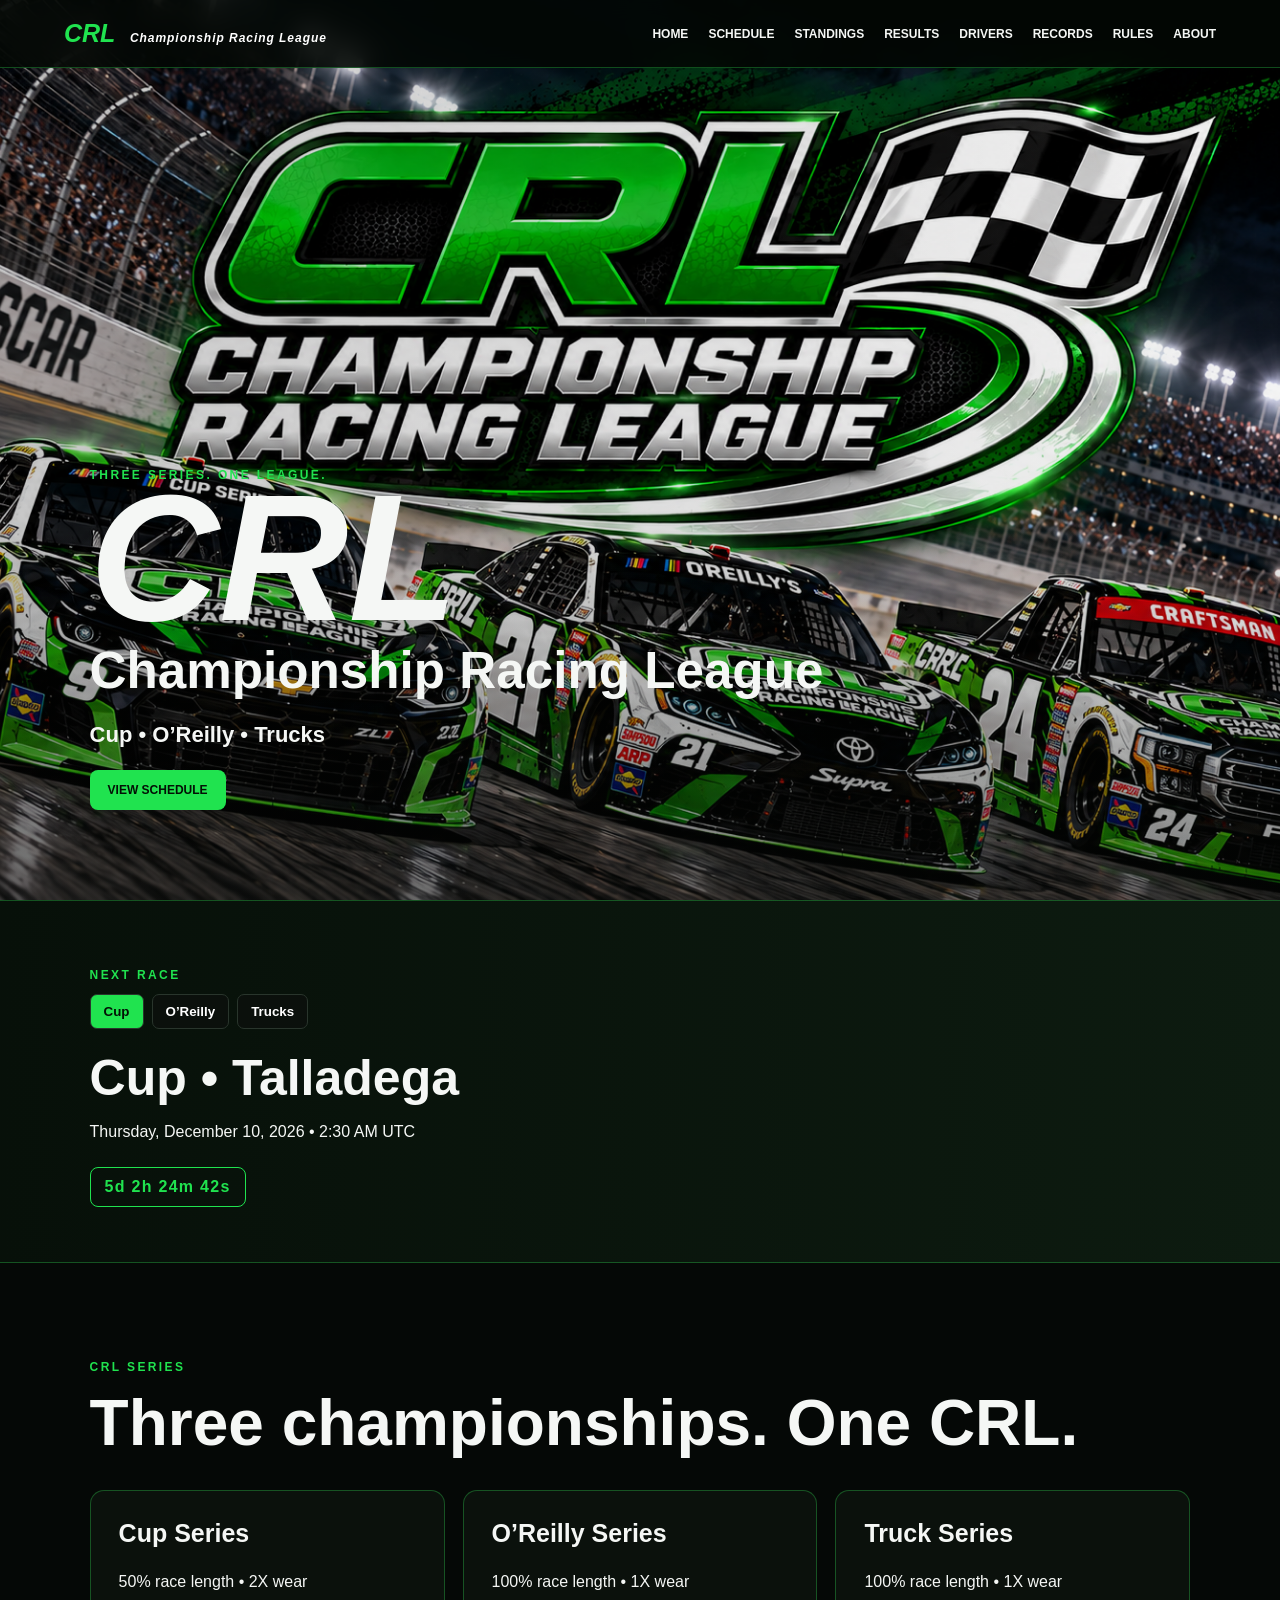
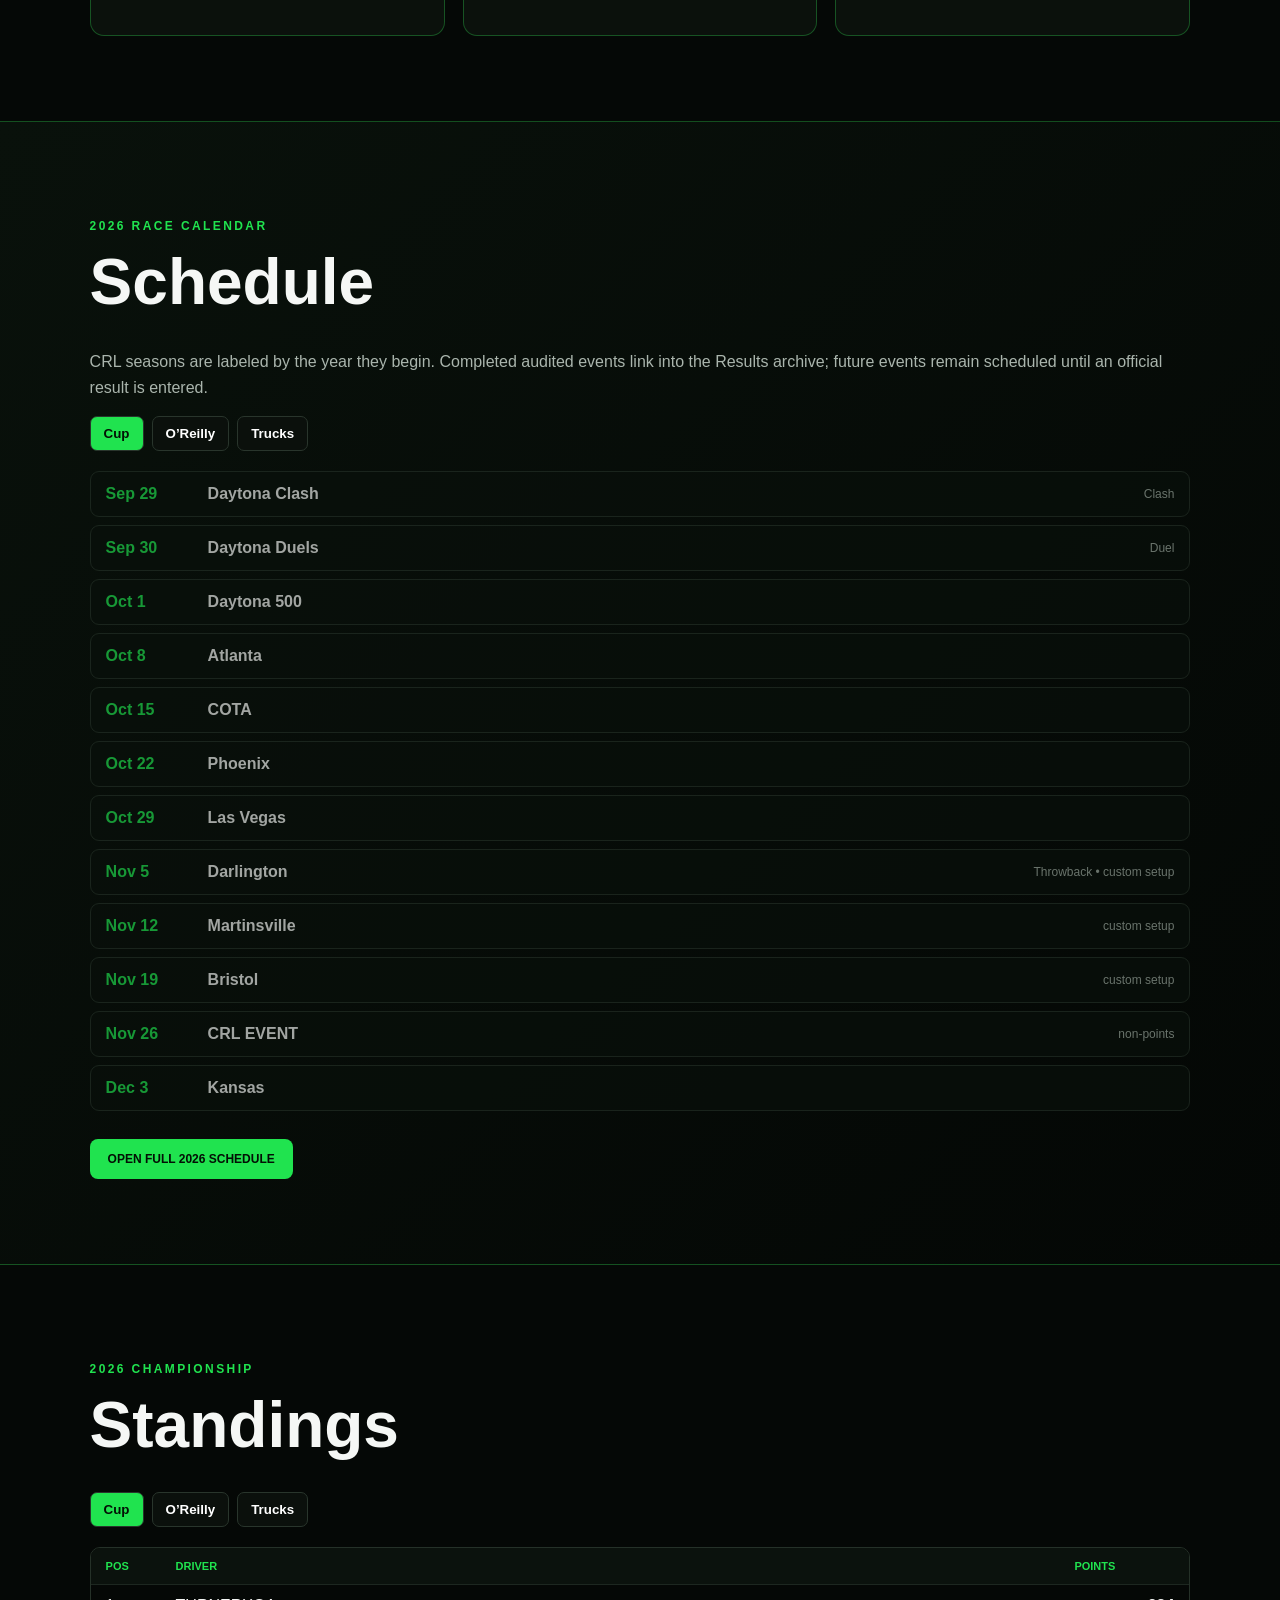
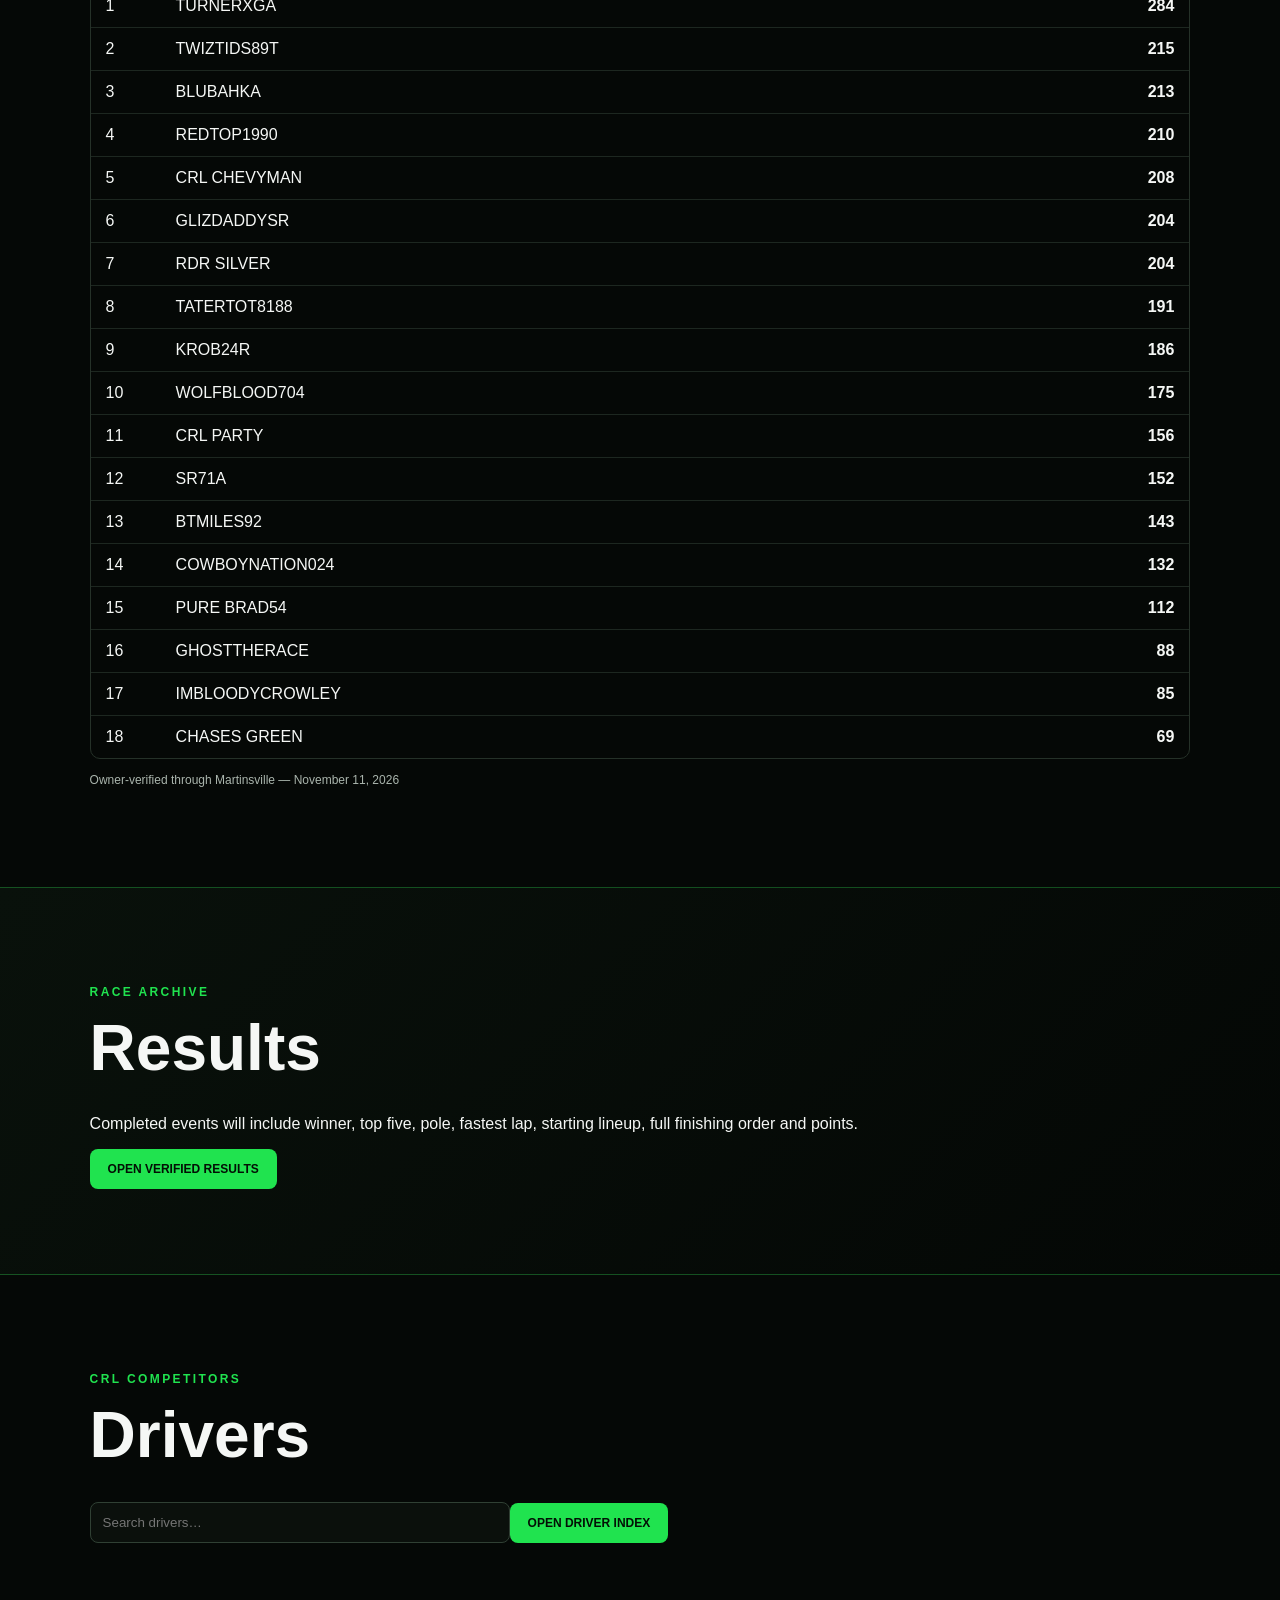
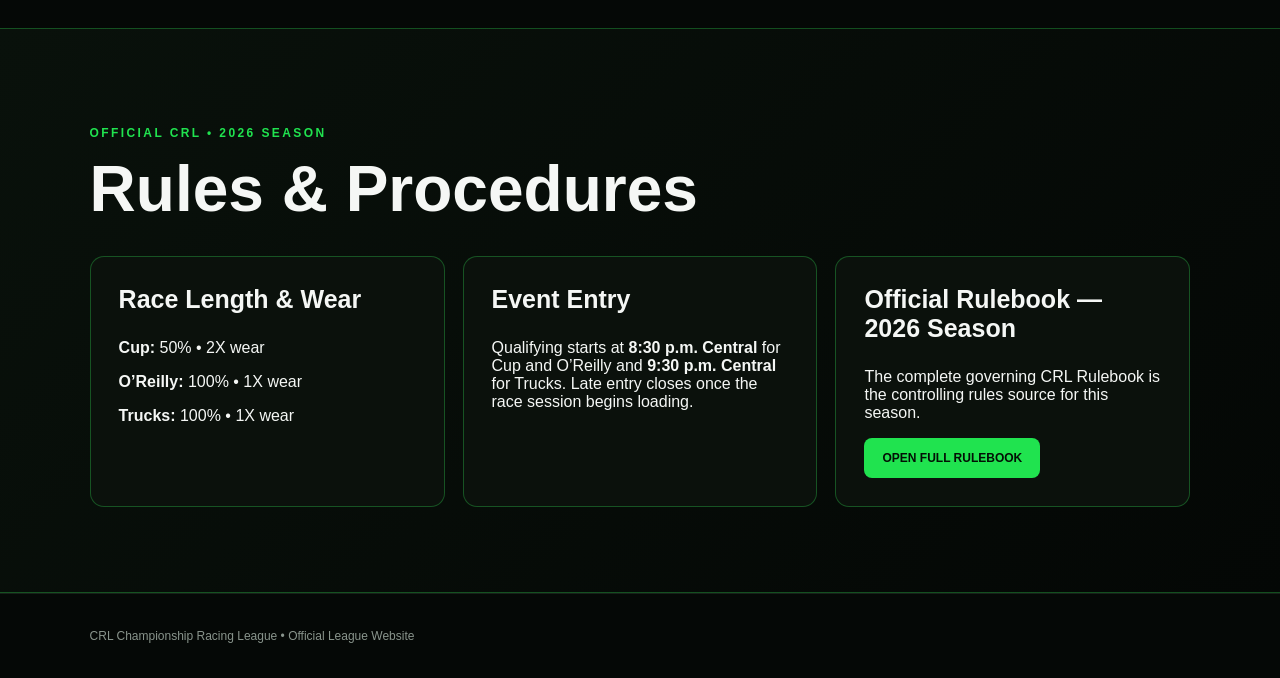
<file: index.html>
<!doctype html><html lang="en"><head><meta charset="utf-8"><meta name="viewport" content="width=device-width,initial-scale=1"><title>CRL Championship Racing League</title><meta name="theme-color" content="#071009"><link rel="stylesheet" href="styles.css"></head><body><header><a class="brand" href="#home">CRL <span>Championship Racing League</span></a><button id="menu">☰</button><nav><a href="#home">Home</a><a href="schedule.html?v=20261031-cal2">Schedule</a><a href="#standings">Standings</a><a href="results.html">Results</a><a href="drivers.html">Drivers</a><a href="records.html">Records</a><a href="rulebook.html">Rules</a><a href="about.html">About</a></nav></header><main><section id="home" class="hero"><div class="shade"></div><div class="heroText"><p class="eyebrow">Three Series. One League.</p><h1>CRL</h1><h2>Championship Racing League</h2><p class="lead">Cup • O’Reilly • Trucks</p><a class="btn" href="schedule.html?v=20261031-cal2">View Schedule</a></div></section><section id="next-race" class="section next-race"><p class="eyebrow">Next Race</p><div class="tabs next-race-tabs"><button class="active" data-next-series="cup">Cup</button><button data-next-series="oreilly">O’Reilly</button><button data-next-series="trucks">Trucks</button></div><div id="nextRaceCard"><h2>Loading next Cup event…</h2></div></section><section id="series" class="section"><p class="eyebrow">CRL Series</p><h2>Three championships. One CRL.</h2><div class="grid"><article><h3>Cup Series</h3><p>50% race length • 2X wear</p></article><article><h3>O’Reilly Series</h3><p>100% race length • 1X wear</p></article><article><h3>Truck Series</h3><p>100% race length • 1X wear</p></article></div></section><section id="schedule" class="section dark"><p class="eyebrow">2026 Race Calendar</p><h2>Schedule</h2><p class="section-copy">CRL seasons are labeled by the year they begin. Completed audited events link into the Results archive; future events remain scheduled until an official result is entered.</p><div class="tabs schedule-tabs"><button class="active" data-sched="cup">Cup</button><button data-sched="oreilly">O’Reilly</button><button data-sched="trucks">Trucks</button></div><div id="scheduleList" class="schedule-list"></div><a class="btn" href="schedule.html?v=20261031-cal2">Open Full 2026 Schedule</a></section><section id="standings" class="section"><p class="eyebrow">2026 Championship</p><h2>Standings</h2><div class="tabs standings-tabs"><button class="active" data-stand="cup">Cup</button><button data-stand="oreilly">O’Reilly</button><button data-stand="trucks">Trucks</button></div><div id="standingsTable" class="standings-table"></div><p class="audit-note" id="standingsAudit"></p></section><section id="results" class="section dark"><p class="eyebrow">Race Archive</p><h2>Results</h2><p>Completed events will include winner, top five, pole, fastest lap, starting lineup, full finishing order and points.</p><a class="btn" href="results.html">Open Verified Results</a></section><section id="drivers" class="section"><p class="eyebrow">CRL Competitors</p><h2>Drivers</h2><input type="search" placeholder="Search drivers…"><a class="btn" href="drivers.html">Open Driver Index</a></section><section id="rules" class="section dark"><p class="eyebrow">Official CRL • 2026 Season</p><h2>Rules & Procedures</h2><div class="grid"><article><h3>Race Length & Wear</h3><p><b>Cup:</b> 50% • 2X wear</p><p><b>O’Reilly:</b> 100% • 1X wear</p><p><b>Trucks:</b> 100% • 1X wear</p></article><article><h3>Event Entry</h3><p>Qualifying starts at <b>8:30 p.m. Central</b> for Cup and O’Reilly and <b>9:30 p.m. Central</b> for Trucks. Late entry closes once the race session begins loading.</p></article><article><h3>Official Rulebook — 2026 Season</h3><p>The complete governing CRL Rulebook is the controlling rules source for this season.</p><a class="btn" href="rulebook.html">Open Full Rulebook</a></article></div></section></main><footer>CRL Championship Racing League • Official League Website</footer><script src="league-data.js?v=20261031-2"></script><script src="app.js?v=20261115-2"></script></body></html>
</file>
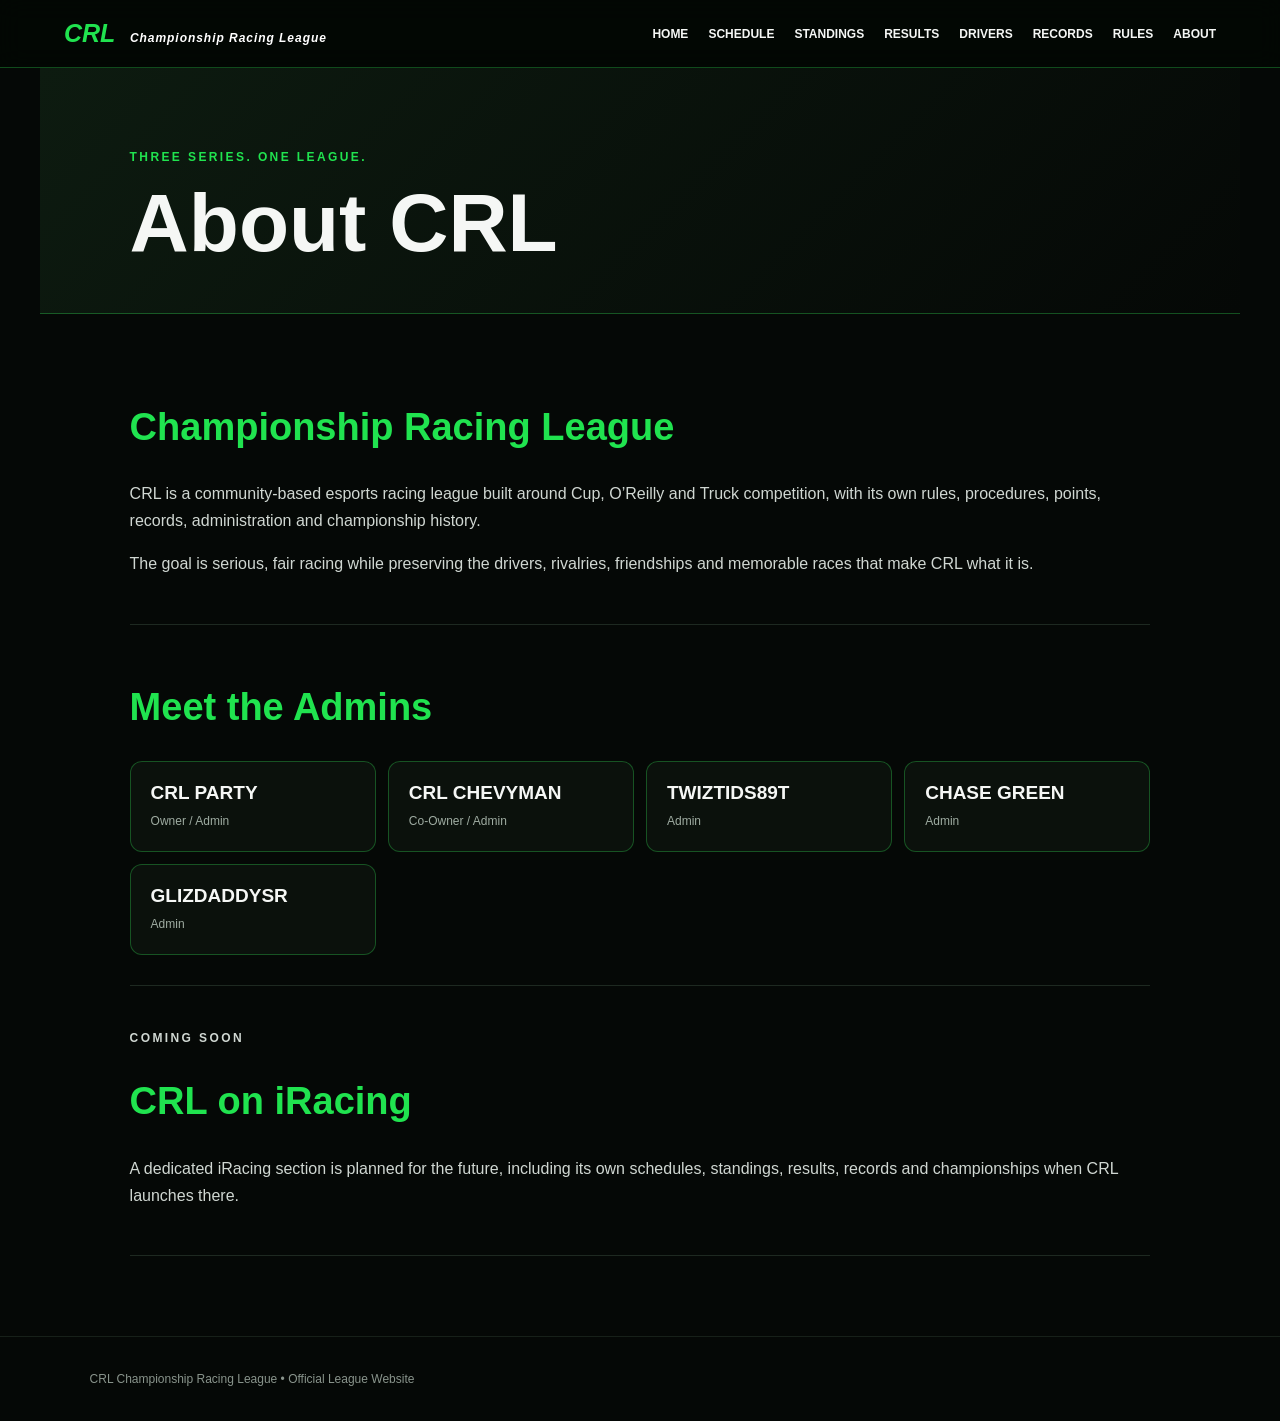
<file: about.html>
<!doctype html><html><head><meta charset="utf-8"><meta name="viewport" content="width=device-width,initial-scale=1"><title>About CRL</title><link rel="stylesheet" href="styles.css"></head><body><header><a class="brand" href="index.html">CRL <span>Championship Racing League</span></a><button id="menu" aria-label="Open navigation">☰</button><nav><a href="index.html">Home</a><a href="schedule.html">Schedule</a><a href="standings.html">Standings</a><a href="results.html">Results</a><a href="drivers.html">Drivers</a><a href="records.html">Records</a><a href="rulebook.html">Rules</a><a href="about.html">About</a></nav></header><main class="rulebook-page"><div class="rulebook-hero"><p class="eyebrow">Three Series. One League.</p><h1>About CRL</h1></div><article class="rulebook-content"><section class="rule-section"><h2>Championship Racing League</h2><p>CRL is a community-based esports racing league built around Cup, O’Reilly and Truck competition, with its own rules, procedures, points, records, administration and championship history.</p><p>The goal is serious, fair racing while preserving the drivers, rivalries, friendships and memorable races that make CRL what it is.</p></section><section class="rule-section"><h2>Meet the Admins</h2><div class="driver-grid"><article class="driver-card"><h3>CRL PARTY</h3><p>Owner / Admin</p></article><article class="driver-card"><h3>CRL CHEVYMAN</h3><p>Co-Owner / Admin</p></article><article class="driver-card"><h3>TWIZTIDS89T</h3><p>Admin</p></article><article class="driver-card"><h3>CHASE GREEN</h3><p>Admin</p></article><article class="driver-card"><h3>GLIZDADDYSR</h3><p>Admin</p></article></div></section><section class="rule-section"><p class="eyebrow">Coming Soon</p><h2>CRL on iRacing</h2><p>A dedicated iRacing section is planned for the future, including its own schedules, standings, results, records and championships when CRL launches there.</p></section></article></main><footer>CRL Championship Racing League • Official League Website</footer><script src="app.js"></script></body></html>
</file>
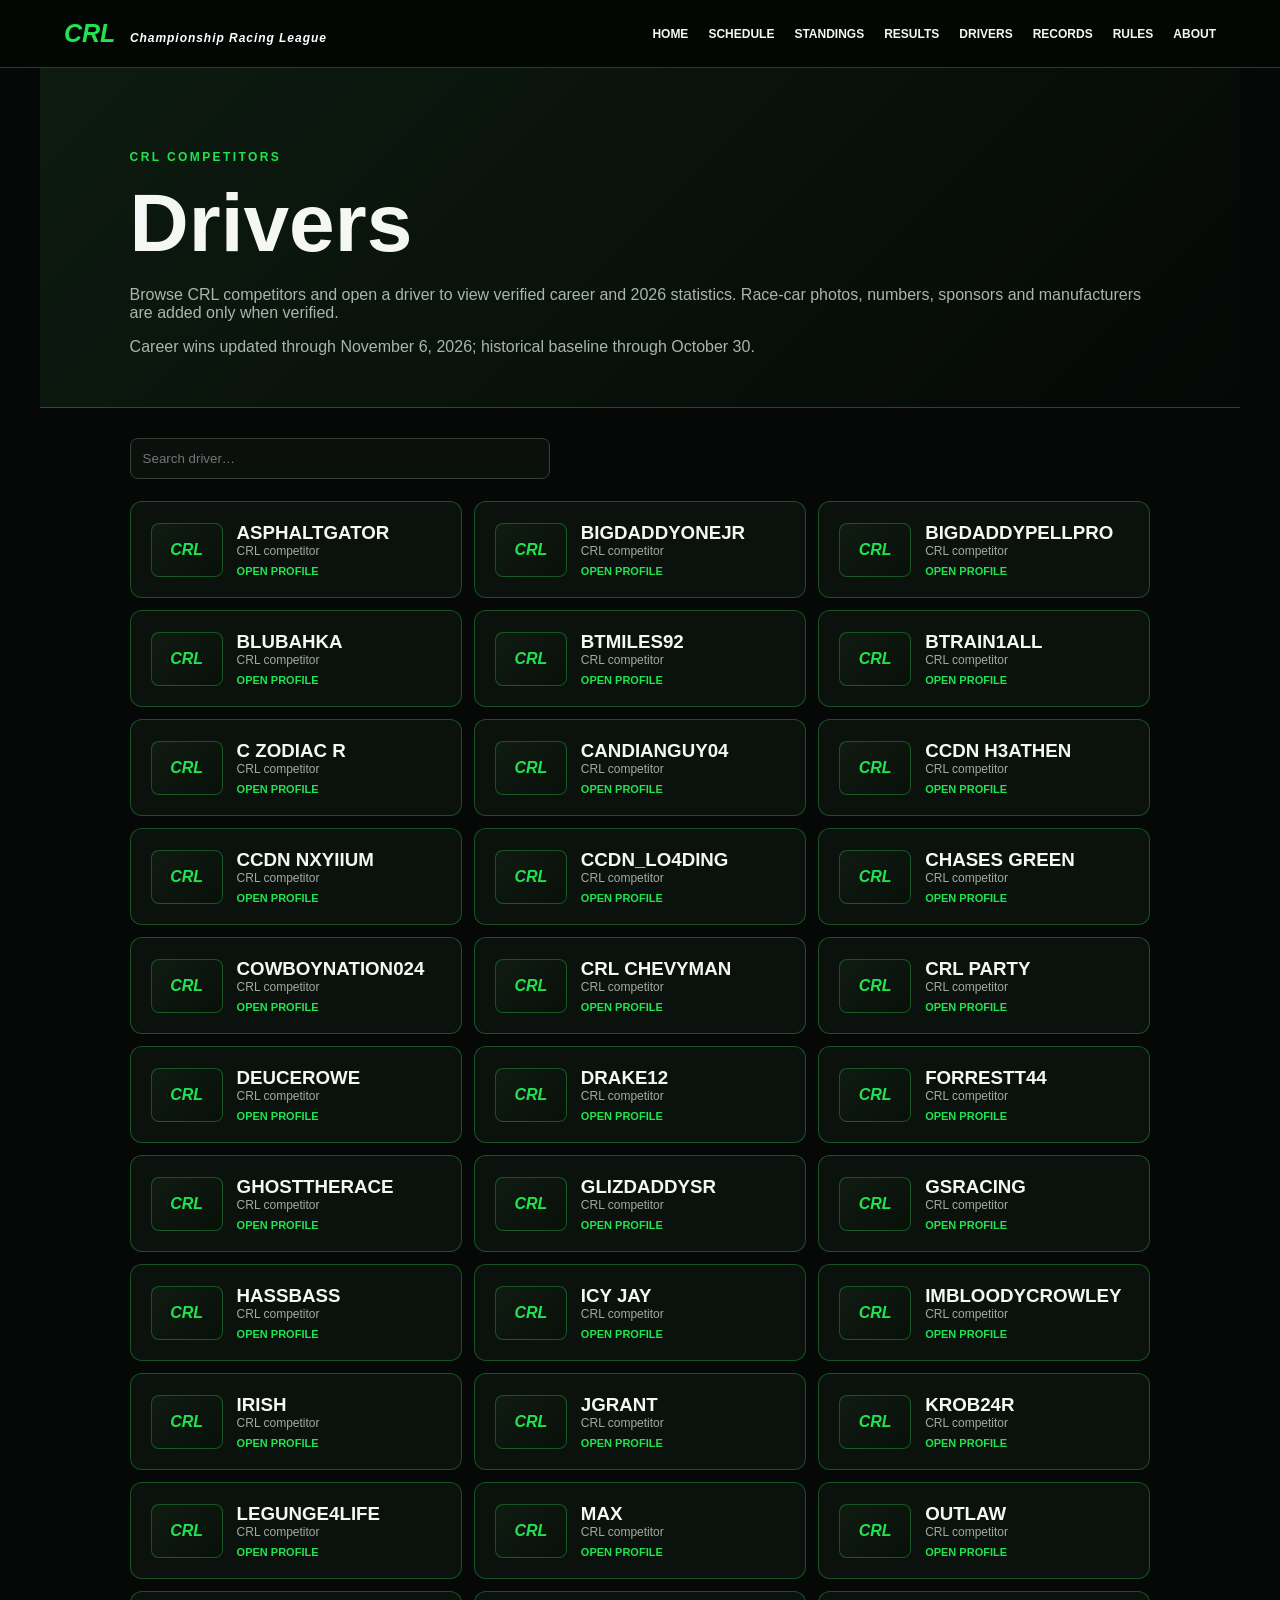
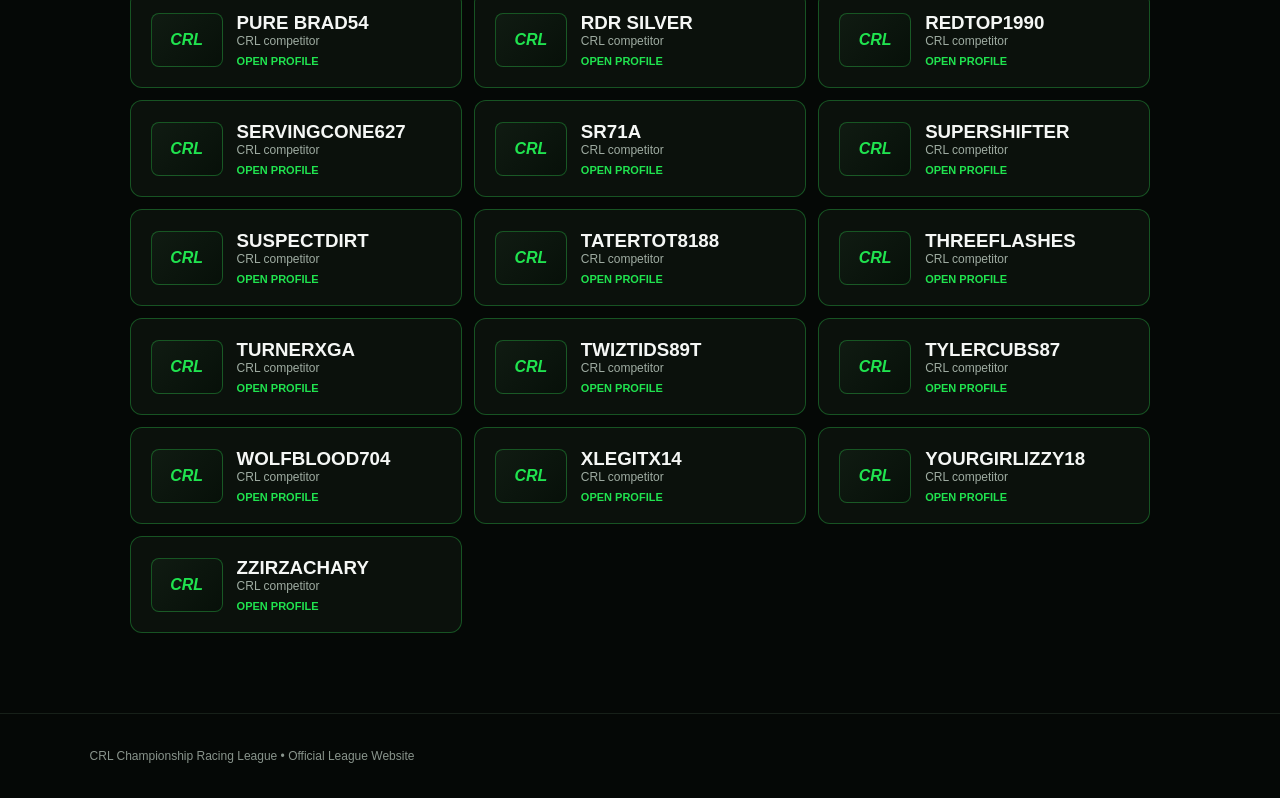
<file: drivers.html>
<!doctype html><html><head><meta charset="utf-8"><meta name="viewport" content="width=device-width,initial-scale=1"><title>CRL Drivers</title><link rel="stylesheet" href="styles.css"></head><body><header><a class="brand" href="index.html">CRL <span>Championship Racing League</span></a><button id="menu" aria-label="Open navigation">☰</button><nav><a href="index.html">Home</a><a href="schedule.html">Schedule</a><a href="standings.html">Standings</a><a href="results.html">Results</a><a href="drivers.html">Drivers</a><a href="records.html">Records</a><a href="rulebook.html">Rules</a><a href="about.html">About</a></nav></header><main class="rulebook-page"><div class="rulebook-hero"><p class="eyebrow">CRL Competitors</p><h1>Drivers</h1><p class="rule-note">Browse CRL competitors and open a driver to view verified career and 2026 statistics. Race-car photos, numbers, sponsors and manufacturers are added only when verified.</p><p class="rule-note">Career wins updated through November 6, 2026; historical baseline through October 30.</p></div><article class="rulebook-content"><input id="driverSearch" type="search" placeholder="Search driver…"><div id="driverList" class="driver-grid driver-profile-grid"></div></article></main><script src="league-data.js?v=20261101-drivers2"></script><script>
const wins={"CRL CHEVYMAN":2,"TWIZTIDS89T":2,"KROB24R":1,"IMBLOODYCROWLEY":1,"REDTOP1990":1,"BIGDADDYONEJR":2,"TATERTOT8188":1,"PURE BRAD54":5,"BLUBAHKA":1,"TURNERXGA":7};
const poles={"CRL CHEVYMAN":2,"TATERTOT8188":4,"TURNERXGA":5,"PURE BRAD54":5,"TWIZTIDS89T":1,"BLUBAHKA":1,"GHOSTTHERACE":1,"GLIZDADDYSR":1};
const top5={"TWIZTIDS89T":14,"BLUBAHKA":12,"BIGDADDYONEJR":8,"TURNERXGA":12,"PURE BRAD54":10,"CRL CHEVYMAN":8,"GHOSTTHERACE":7,"WOLFBLOOD704":5,"CRL PARTY":4,"BTMILES92":5,"REDTOP1990":4,"GLIZDADDYSR":5,"RDR SILVER":4,"TATERTOT8188":4,"SR71A":3,"CHASES GREEN":2,"IMBLOODYCROWLEY":2,"KROB24R":1};
const top10={"TWIZTIDS89T":22,"BTMILES92":14,"BLUBAHKA":16,"TURNERXGA":16,"CRL CHEVYMAN":15,"PURE BRAD54":13,"BIGDADDYONEJR":10,"GLIZDADDYSR":13,"CRL PARTY":11,"KROB24R":11,"GHOSTTHERACE":11,"WOLFBLOOD704":9,"REDTOP1990":8,"SR71A":8,"TATERTOT8188":7,"RDR SILVER":6,"IMBLOODYCROWLEY":3,"CHASES GREEN":2,"COWBOYNATION024":2};
const fast={"IMBLOODYCROWLEY":1,"TATERTOT8188":3,"TURNERXGA":3,"BIGDADDYONEJR":1,"GHOSTTHERACE":2,"PURE BRAD54":5,"REDTOP1990":1,"BLUBAHKA":2,"CRL PARTY":1,"CRL CHEVYMAN":1};
// All-time wins updated through November 13, 2026 (owner-confirmed November 14).
const careerWins={
  "CRL CHEVYMAN": 81,
  "CRL PARTY": 58,
  "TWIZTIDS89T": 43,
  "SERVINGCONE627": 41,
  "TURNERXGA": 43,
  "GLIZDADDYSR": 37,
  "REDTOP1990": 35,
  "CCDN NXYIIUM": 29,
  "CCDN H3ATHEN": 28,
  "WOLFBLOOD704": 17,
  "PURE BRAD54": 17,
  "SUPERSHIFTER": 14,
  "IMBLOODYCROWLEY": 14,
  "COWBOYNATION024": 13,
  "TATERTOT8188": 10,
  "XLEGITX14": 10,
  "BIGDADDYPELLPRO": 7,
  "LEGUNGE4LIFE": 6,
  "THREEFLASHES": 6,
  "TYLERCUBS87": 6,
  "YOURGIRLIZZY18": 5,
  "BIGDADDYONEJR": 5,
  "BLUBAHKA": 5,
  "CHASES GREEN": 4,
  "DEUCEROWE": 3,
  "HASSBASS": 3,
  "DRAKE12": 3,
  "ASPHALTGATOR": 2,
  "ZZIRZACHARY": 2,
  "JGRANT": 2,
  "BTRAIN1ALL": 2,
  "MAX": 2,
  "IRISH": 2,
  "FORRESTT44": 2,
  "CCDN_LO4DING": 1,
  "OUTLAW": 1,
  "SUSPECTDIRT": 1,
  "ICY JAY": 1,
  "BTMILES92": 1,
  "GSRACING": 1,
  "C ZODIAC R": 1,
  "GHOSTTHERACE": 1,
  "SR71A": 1,
  "CANDIANGUY04": 1,
  "KROB24R": 1,
  "RDR SILVER": 0
};
const driverAliases={"GHOSTTHERACE28":"GHOSTTHERACE","CHASE GREEN":"CHASES GREEN"};
function canonicalDriver(name){return driverAliases[name]||name}
const champs={"CRL CHEVYMAN":"Cup 2023, 2025 • O’Reilly 2023 • Truck 2023","CRL PARTY":"O’Reilly 2025 • Truck 2021, 2025","TURNERXGA":"Cup, O’Reilly & Truck 2026","GLIZDADDYSR":"O’Reilly 2024 • Truck 2024","TWIZTIDS89T":"Cup 2024"};
const special={"CRL CHEVYMAN":"Clash winner — 2024","CRL PARTY":"2× All-Star winner","TWIZTIDS89T":"Clash winner — 2026","REDTOP1990":"Clash winner — 2025","WOLFBLOOD704":"All-Star winner","TURNERXGA":"All-Star winner"};
const all=[...new Set(Object.values(CRL_DATA.standings).flat().map(x=>x[0]).concat(Object.keys(wins),Object.keys(poles),Object.keys(fast),Object.keys(champs),Object.keys(careerWins)).map(canonicalDriver))].sort();
const b=document.getElementById("driverList"),q=document.getElementById("driverSearch");
function points(name){return Object.entries(CRL_DATA.standings).filter(([s])=>true).map(([s,a])=>{const r=a.find(x=>x[0]===name);return r?'<p><b>'+({cup:"Cup",oreilly:"O’Reilly",trucks:"Trucks"}[s])+':</b> '+r[1]+' pts</p>':''}).join('')}
const championshipCounts={"CRL CHEVYMAN":4,"CRL PARTY":3,"TURNERXGA":3,"GLIZDADDYSR":2,"TWIZTIDS89T":1};function champCount(x){return championshipCounts[x]||0}
function draw(){const t=canonicalDriver(q.value.trim().toUpperCase()).toLowerCase();b.innerHTML=all.filter(x=>x.toLowerCase().includes(t)).map(x=>'<details class="driver-card driver-profile"><summary><div class="driver-card-head"><div class="driver-photo-placeholder">CRL</div><div><h3>'+x+'</h3><p>CRL competitor</p><span>Open Profile</span></div></div></summary><div class="driver-stats"><div class="tabs driver-tabs"><button class="active" data-driver-tab="career">Career</button><button data-driver-tab="2026">2026</button></div><div class="driver-pane career-pane"><div class="driver-stat-grid"><div><b>'+(careerWins[x]??"—")+'</b><small>Career Wins</small></div><div><b>'+champCount(x)+'</b><small>Championships</small></div><div><b>'+(special[x]?"✓":"—")+'</b><small>Special Events</small></div></div>'+(champs[x]?'<p><b>Championship history:</b> '+champs[x]+'</p>':'<p>Verified championship history not currently recorded.</p>')+(special[x]?'<p><b>Special events:</b> '+special[x]+'</p>':'')+'</div><div class="driver-pane season-pane" hidden>'+points(x)+'<div class="driver-stat-grid"><div><b>'+(wins[x]||0)+'</b><small>2026 Wins</small></div><div><b>'+(poles[x]||0)+'</b><small>2026 Poles</small></div><div><b>'+(fast[x]||0)+'</b><small>2026 Fastest Laps</small></div><div><b>'+(top5[x]||0)+'</b><small>2026 Top 5s</small></div><div><b>'+(top10[x]||0)+'</b><small>2026 Top 10s</small></div></div></div><p class="driver-ride-note">Race-car photos and Cup / O’Reilly / Truck ride details will appear here as each car, number, sponsor and manufacturer is verified.</p><a class="driver-results-link" href="results.html">View race archive →</a></div></details>').join("");document.querySelectorAll(".driver-profile").forEach(card=>card.querySelectorAll("[data-driver-tab]").forEach(btn=>btn.addEventListener("click",e=>{e.preventDefault();e.stopPropagation();card.querySelectorAll("[data-driver-tab]").forEach(z=>z.classList.remove("active"));btn.classList.add("active");const career=card.querySelector(".career-pane"),season=card.querySelector(".season-pane");if(btn.dataset.driverTab==="career"){career.removeAttribute("hidden");season.setAttribute("hidden","")}else{career.setAttribute("hidden","");season.removeAttribute("hidden")}})))}q.oninput=draw;draw();
</script><footer>CRL Championship Racing League • Official League Website</footer><script src="app.js?v=20261101-drivers2"></script></body></html>
</file>
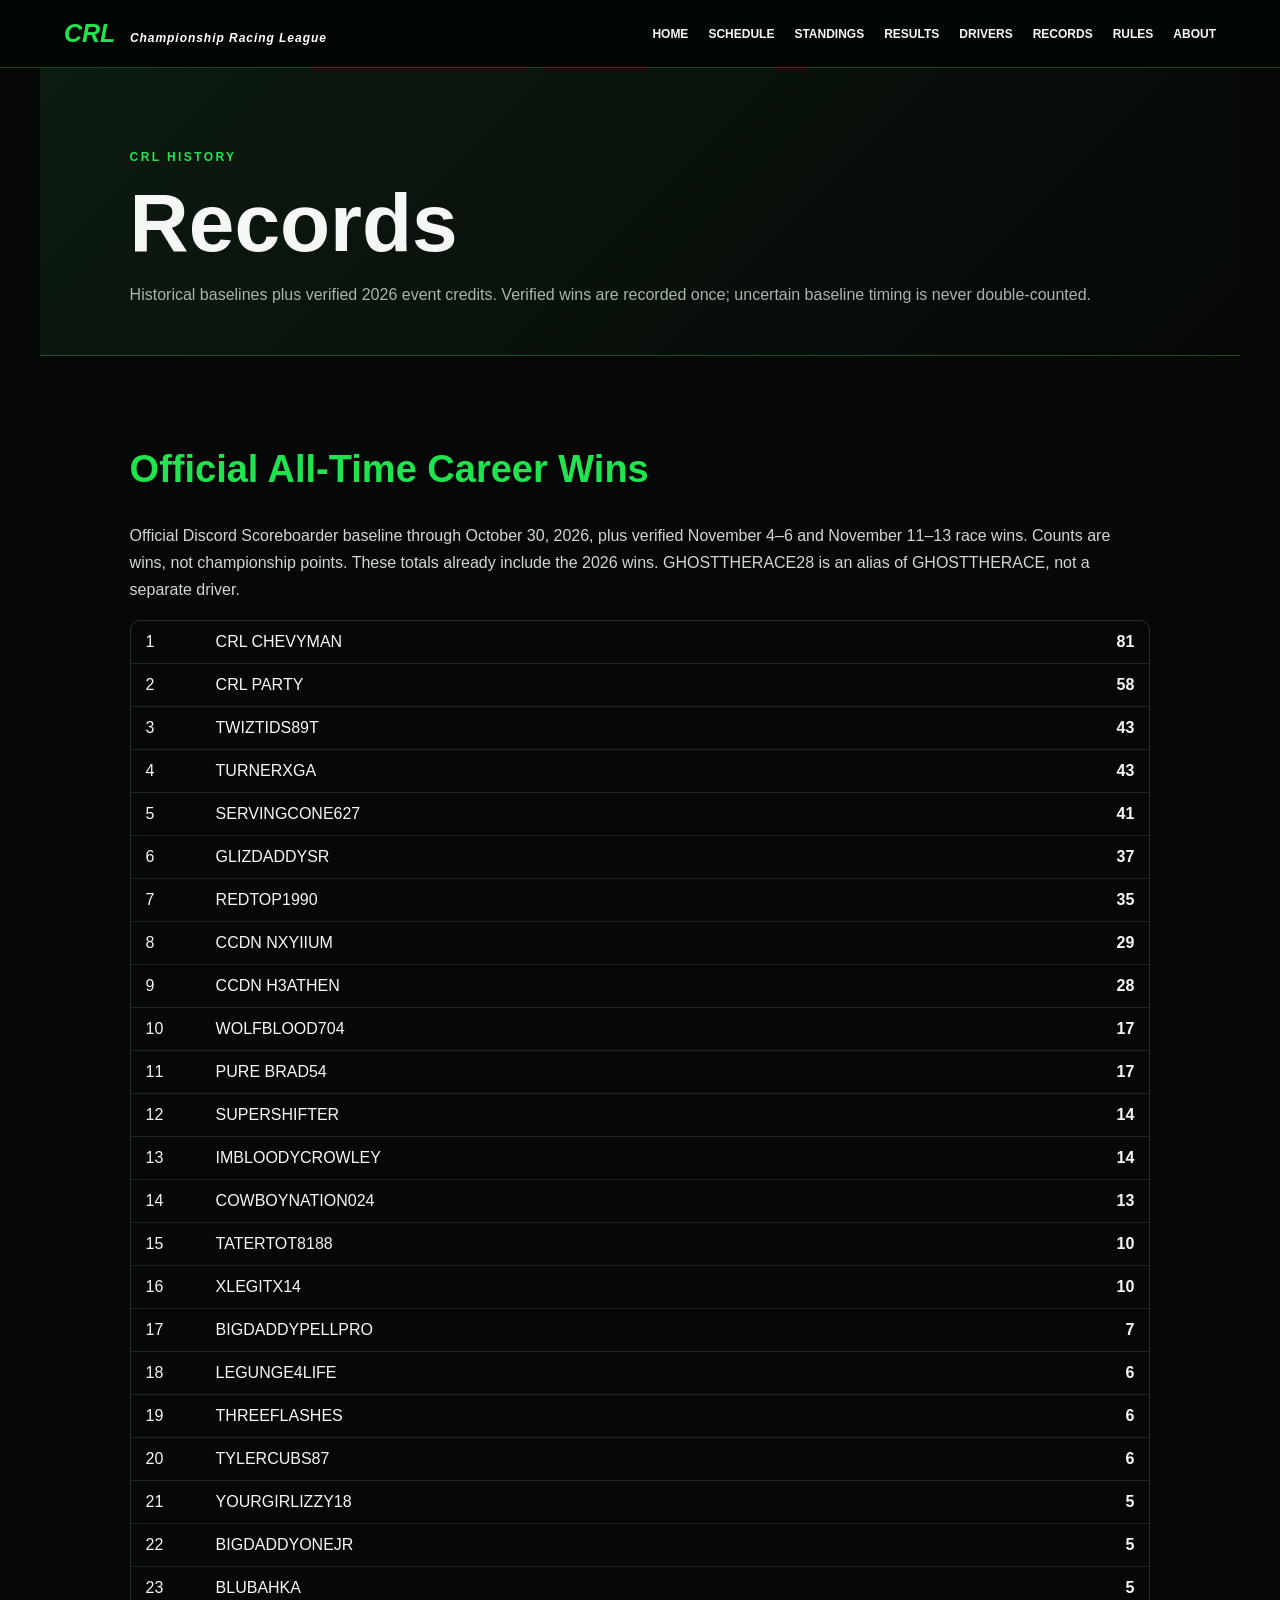
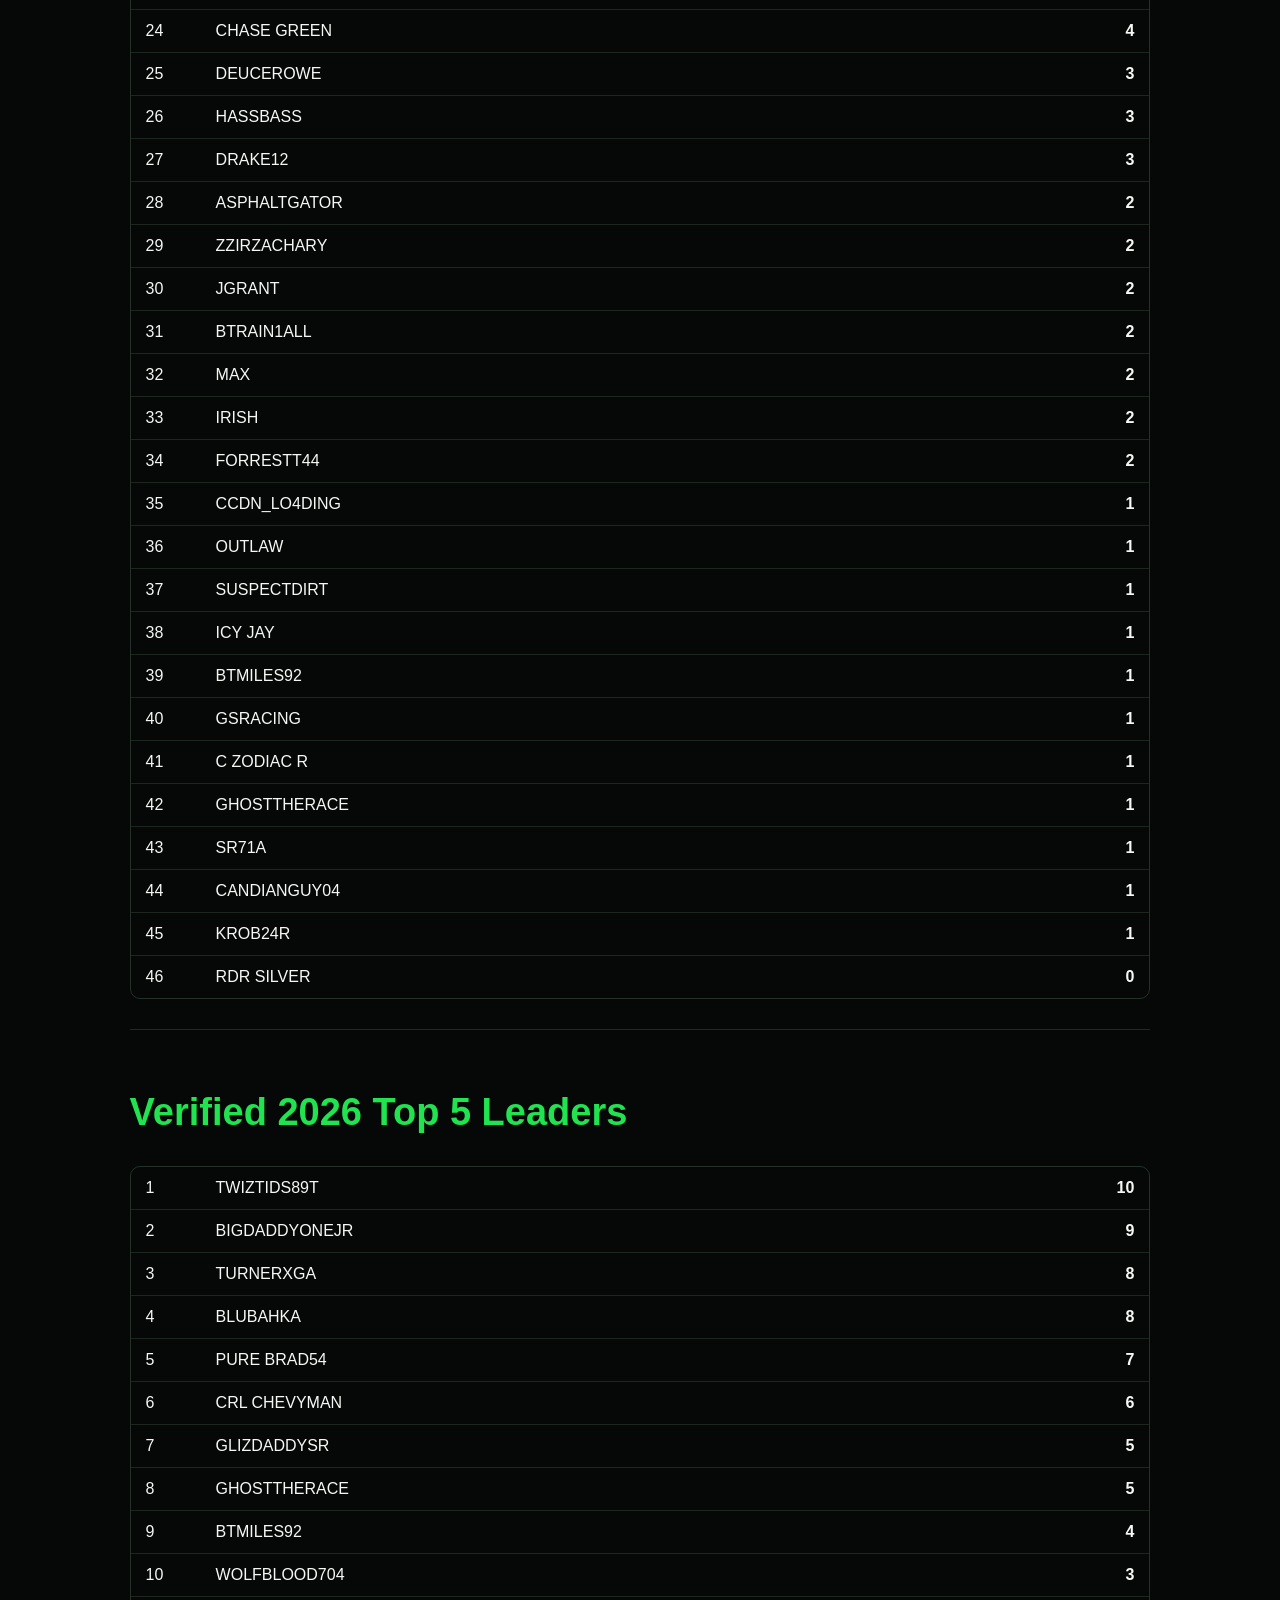
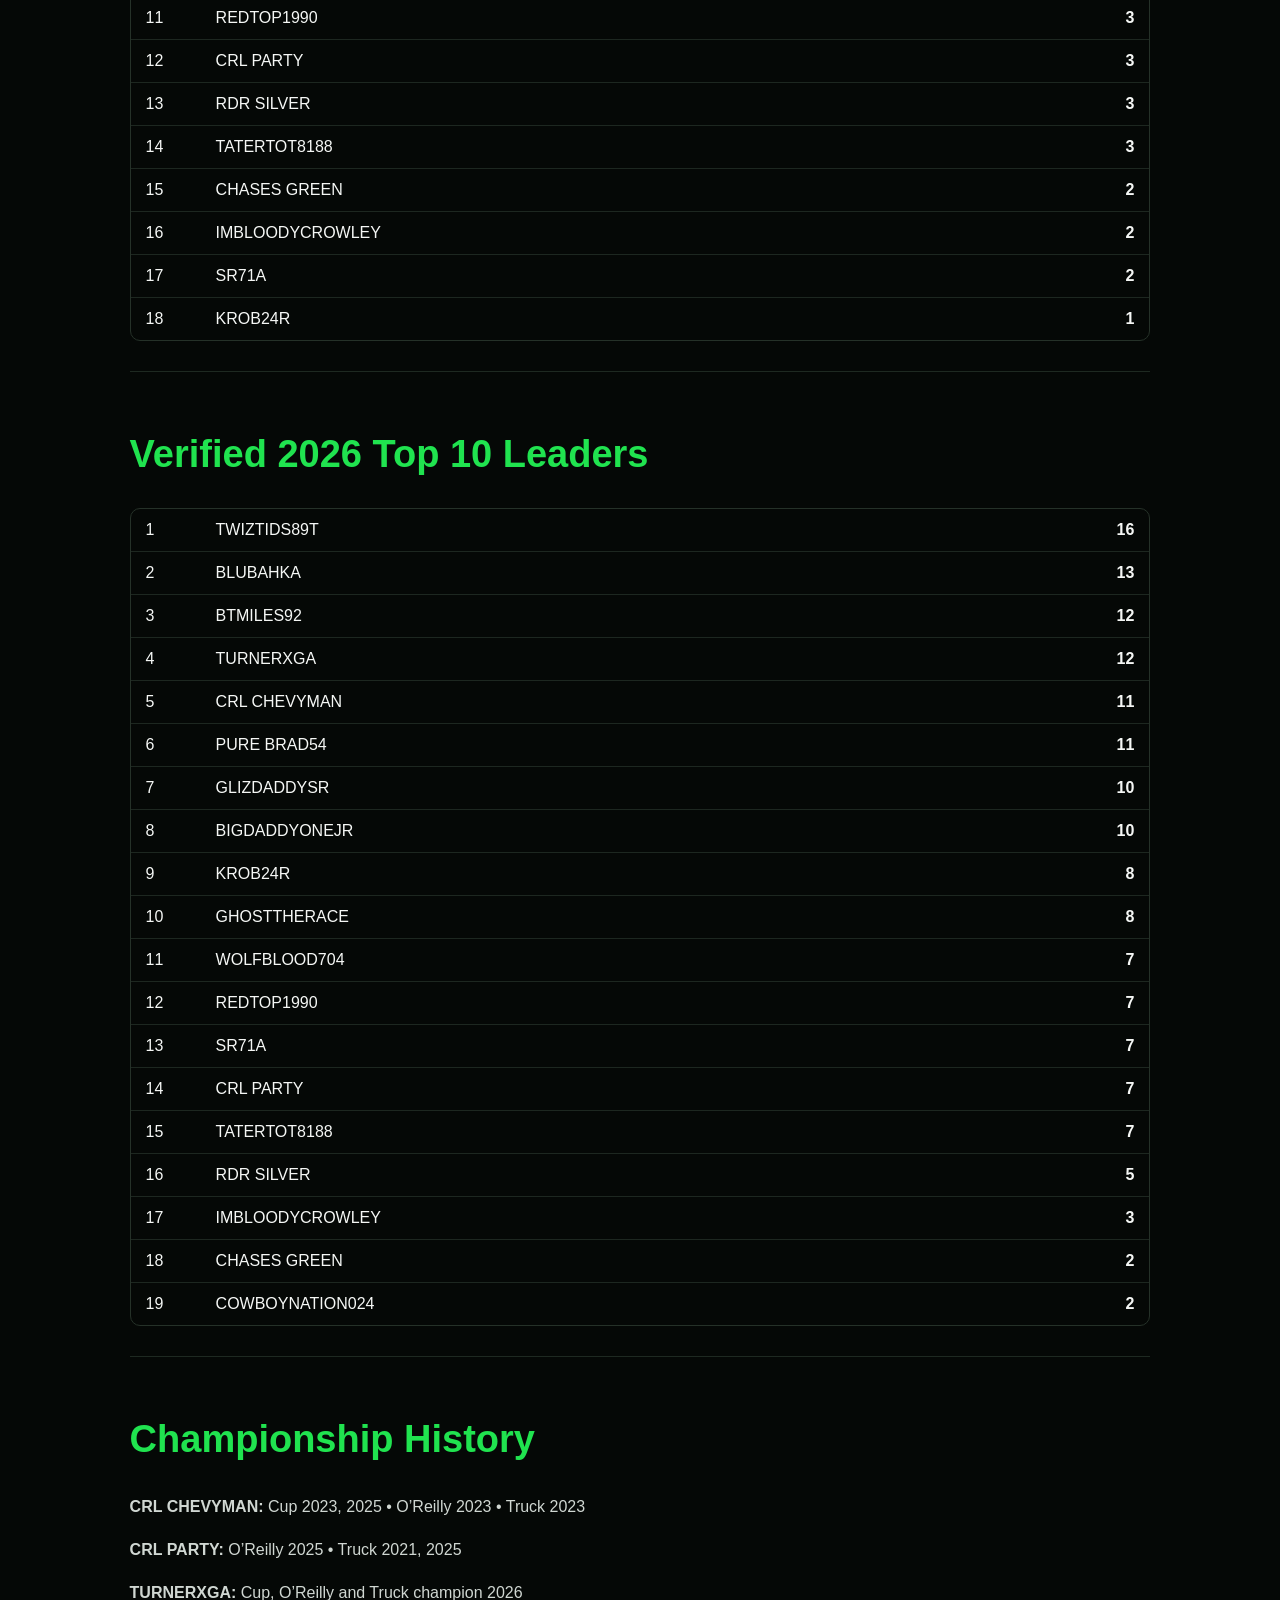
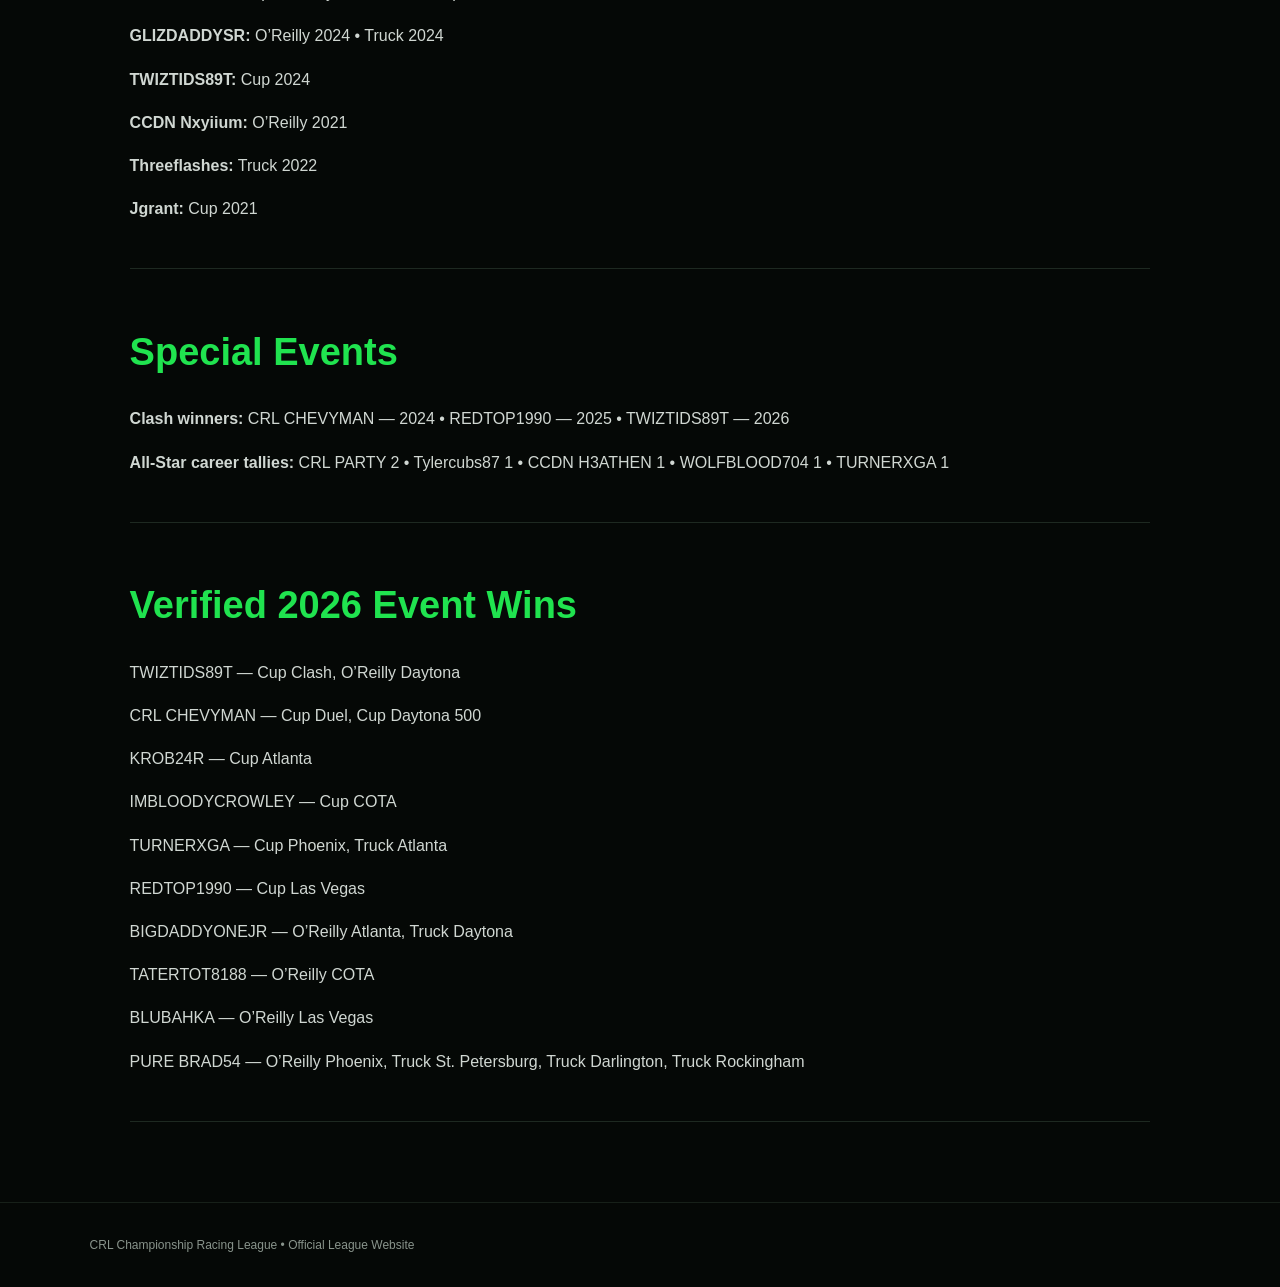
<file: records.html>
<!doctype html><html><head><meta charset="utf-8"><meta name="viewport" content="width=device-width,initial-scale=1"><title>CRL Records — 2026 Season</title><link rel="stylesheet" href="styles.css"></head><body><header><a class="brand" href="index.html">CRL <span>Championship Racing League</span></a><button id="menu" aria-label="Open navigation">☰</button><nav><a href="index.html">Home</a><a href="schedule.html">Schedule</a><a href="standings.html">Standings</a><a href="results.html">Results</a><a href="drivers.html">Drivers</a><a href="records.html">Records</a><a href="rulebook.html">Rules</a><a href="about.html">About</a></nav></header><main class="rulebook-page"><div class="rulebook-hero"><p class="eyebrow">CRL History</p><h1>Records</h1><p class="rule-note">Historical baselines plus verified 2026 event credits. Verified wins are recorded once; uncertain baseline timing is never double-counted.</p></div><article class="rulebook-content"><section class="rule-section"><h2>Official All-Time Career Wins</h2><p>Official Discord Scoreboarder baseline through October 30, 2026, plus verified November 4–6 and November 11–13 race wins. Counts are wins, not championship points. These totals already include the 2026 wins. GHOSTTHERACE28 is an alias of GHOSTTHERACE, not a separate driver.</p><div class="standings-table"><div class="stand-row"><span>1</span><span>CRL CHEVYMAN</span><strong>81</strong></div><div class="stand-row"><span>2</span><span>CRL PARTY</span><strong>58</strong></div><div class="stand-row"><span>3</span><span>TWIZTIDS89T</span><strong>43</strong></div><div class="stand-row"><span>4</span><span>TURNERXGA</span><strong>43</strong></div><div class="stand-row"><span>5</span><span>SERVINGCONE627</span><strong>41</strong></div><div class="stand-row"><span>6</span><span>GLIZDADDYSR</span><strong>37</strong></div><div class="stand-row"><span>7</span><span>REDTOP1990</span><strong>35</strong></div><div class="stand-row"><span>8</span><span>CCDN NXYIIUM</span><strong>29</strong></div><div class="stand-row"><span>9</span><span>CCDN H3ATHEN</span><strong>28</strong></div><div class="stand-row"><span>10</span><span>WOLFBLOOD704</span><strong>17</strong></div><div class="stand-row"><span>11</span><span>PURE BRAD54</span><strong>17</strong></div><div class="stand-row"><span>12</span><span>SUPERSHIFTER</span><strong>14</strong></div><div class="stand-row"><span>13</span><span>IMBLOODYCROWLEY</span><strong>14</strong></div><div class="stand-row"><span>14</span><span>COWBOYNATION024</span><strong>13</strong></div><div class="stand-row"><span>15</span><span>TATERTOT8188</span><strong>10</strong></div><div class="stand-row"><span>16</span><span>XLEGITX14</span><strong>10</strong></div><div class="stand-row"><span>17</span><span>BIGDADDYPELLPRO</span><strong>7</strong></div><div class="stand-row"><span>18</span><span>LEGUNGE4LIFE</span><strong>6</strong></div><div class="stand-row"><span>19</span><span>THREEFLASHES</span><strong>6</strong></div><div class="stand-row"><span>20</span><span>TYLERCUBS87</span><strong>6</strong></div><div class="stand-row"><span>21</span><span>YOURGIRLIZZY18</span><strong>5</strong></div><div class="stand-row"><span>22</span><span>BIGDADDYONEJR</span><strong>5</strong></div><div class="stand-row"><span>23</span><span>BLUBAHKA</span><strong>5</strong></div><div class="stand-row"><span>24</span><span>CHASE GREEN</span><strong>4</strong></div><div class="stand-row"><span>25</span><span>DEUCEROWE</span><strong>3</strong></div><div class="stand-row"><span>26</span><span>HASSBASS</span><strong>3</strong></div><div class="stand-row"><span>27</span><span>DRAKE12</span><strong>3</strong></div><div class="stand-row"><span>28</span><span>ASPHALTGATOR</span><strong>2</strong></div><div class="stand-row"><span>29</span><span>ZZIRZACHARY</span><strong>2</strong></div><div class="stand-row"><span>30</span><span>JGRANT</span><strong>2</strong></div><div class="stand-row"><span>31</span><span>BTRAIN1ALL</span><strong>2</strong></div><div class="stand-row"><span>32</span><span>MAX</span><strong>2</strong></div><div class="stand-row"><span>33</span><span>IRISH</span><strong>2</strong></div><div class="stand-row"><span>34</span><span>FORRESTT44</span><strong>2</strong></div><div class="stand-row"><span>35</span><span>CCDN_LO4DING</span><strong>1</strong></div><div class="stand-row"><span>36</span><span>OUTLAW</span><strong>1</strong></div><div class="stand-row"><span>37</span><span>SUSPECTDIRT</span><strong>1</strong></div><div class="stand-row"><span>38</span><span>ICY JAY</span><strong>1</strong></div><div class="stand-row"><span>39</span><span>BTMILES92</span><strong>1</strong></div><div class="stand-row"><span>40</span><span>GSRACING</span><strong>1</strong></div><div class="stand-row"><span>41</span><span>C ZODIAC R</span><strong>1</strong></div><div class="stand-row"><span>42</span><span>GHOSTTHERACE</span><strong>1</strong></div><div class="stand-row"><span>43</span><span>SR71A</span><strong>1</strong></div><div class="stand-row"><span>44</span><span>CANDIANGUY04</span><strong>1</strong></div><div class="stand-row"><span>45</span><span>KROB24R</span><strong>1</strong></div><div class="stand-row"><span>46</span><span>RDR SILVER</span><strong>0</strong></div></div></section><section class="rule-section"><h2>Verified 2026 Top 5 Leaders</h2><div class="standings-table"><div class="stand-row"><span>1</span><span>TWIZTIDS89T</span><strong>10</strong></div><div class="stand-row"><span>2</span><span>BIGDADDYONEJR</span><strong>9</strong></div><div class="stand-row"><span>3</span><span>TURNERXGA</span><strong>8</strong></div><div class="stand-row"><span>4</span><span>BLUBAHKA</span><strong>8</strong></div><div class="stand-row"><span>5</span><span>PURE BRAD54</span><strong>7</strong></div><div class="stand-row"><span>6</span><span>CRL CHEVYMAN</span><strong>6</strong></div><div class="stand-row"><span>7</span><span>GLIZDADDYSR</span><strong>5</strong></div><div class="stand-row"><span>8</span><span>GHOSTTHERACE</span><strong>5</strong></div><div class="stand-row"><span>9</span><span>BTMILES92</span><strong>4</strong></div><div class="stand-row"><span>10</span><span>WOLFBLOOD704</span><strong>3</strong></div><div class="stand-row"><span>11</span><span>REDTOP1990</span><strong>3</strong></div><div class="stand-row"><span>12</span><span>CRL PARTY</span><strong>3</strong></div><div class="stand-row"><span>13</span><span>RDR SILVER</span><strong>3</strong></div><div class="stand-row"><span>14</span><span>TATERTOT8188</span><strong>3</strong></div><div class="stand-row"><span>15</span><span>CHASES GREEN</span><strong>2</strong></div><div class="stand-row"><span>16</span><span>IMBLOODYCROWLEY</span><strong>2</strong></div><div class="stand-row"><span>17</span><span>SR71A</span><strong>2</strong></div><div class="stand-row"><span>18</span><span>KROB24R</span><strong>1</strong></div></div></section><section class="rule-section"><h2>Verified 2026 Top 10 Leaders</h2><div class="standings-table"><div class="stand-row"><span>1</span><span>TWIZTIDS89T</span><strong>16</strong></div><div class="stand-row"><span>2</span><span>BLUBAHKA</span><strong>13</strong></div><div class="stand-row"><span>3</span><span>BTMILES92</span><strong>12</strong></div><div class="stand-row"><span>4</span><span>TURNERXGA</span><strong>12</strong></div><div class="stand-row"><span>5</span><span>CRL CHEVYMAN</span><strong>11</strong></div><div class="stand-row"><span>6</span><span>PURE BRAD54</span><strong>11</strong></div><div class="stand-row"><span>7</span><span>GLIZDADDYSR</span><strong>10</strong></div><div class="stand-row"><span>8</span><span>BIGDADDYONEJR</span><strong>10</strong></div><div class="stand-row"><span>9</span><span>KROB24R</span><strong>8</strong></div><div class="stand-row"><span>10</span><span>GHOSTTHERACE</span><strong>8</strong></div><div class="stand-row"><span>11</span><span>WOLFBLOOD704</span><strong>7</strong></div><div class="stand-row"><span>12</span><span>REDTOP1990</span><strong>7</strong></div><div class="stand-row"><span>13</span><span>SR71A</span><strong>7</strong></div><div class="stand-row"><span>14</span><span>CRL PARTY</span><strong>7</strong></div><div class="stand-row"><span>15</span><span>TATERTOT8188</span><strong>7</strong></div><div class="stand-row"><span>16</span><span>RDR SILVER</span><strong>5</strong></div><div class="stand-row"><span>17</span><span>IMBLOODYCROWLEY</span><strong>3</strong></div><div class="stand-row"><span>18</span><span>CHASES GREEN</span><strong>2</strong></div><div class="stand-row"><span>19</span><span>COWBOYNATION024</span><strong>2</strong></div></div></section><section class="rule-section"><h2>Championship History</h2><p><b>CRL CHEVYMAN:</b> Cup 2023, 2025 • O’Reilly 2023 • Truck 2023</p><p><b>CRL PARTY:</b> O’Reilly 2025 • Truck 2021, 2025</p><p><b>TURNERXGA:</b> Cup, O’Reilly and Truck champion 2026</p><p><b>GLIZDADDYSR:</b> O’Reilly 2024 • Truck 2024</p><p><b>TWIZTIDS89T:</b> Cup 2024</p><p><b>CCDN Nxyiium:</b> O’Reilly 2021</p><p><b>Threeflashes:</b> Truck 2022</p><p><b>Jgrant:</b> Cup 2021</p></section><section class="rule-section"><h2>Special Events</h2><p><b>Clash winners:</b> CRL CHEVYMAN — 2024 • REDTOP1990 — 2025 • TWIZTIDS89T — 2026</p><p><b>All-Star career tallies:</b> CRL PARTY 2 • Tylercubs87 1 • CCDN H3ATHEN 1 • WOLFBLOOD704 1 • TURNERXGA 1</p></section><section class="rule-section"><h2>Verified 2026 Event Wins</h2><p>TWIZTIDS89T — Cup Clash, O’Reilly Daytona</p><p>CRL CHEVYMAN — Cup Duel, Cup Daytona 500</p><p>KROB24R — Cup Atlanta</p><p>IMBLOODYCROWLEY — Cup COTA</p><p>TURNERXGA — Cup Phoenix, Truck Atlanta</p><p>REDTOP1990 — Cup Las Vegas</p><p>BIGDADDYONEJR — O’Reilly Atlanta, Truck Daytona</p><p>TATERTOT8188 — O’Reilly COTA</p><p>BLUBAHKA — O’Reilly Las Vegas</p><p>PURE BRAD54 — O’Reilly Phoenix, Truck St. Petersburg, Truck Darlington, Truck Rockingham</p></section></article></main><footer>CRL Championship Racing League • Official League Website</footer><script src="app.js"></script></body></html>
</file>
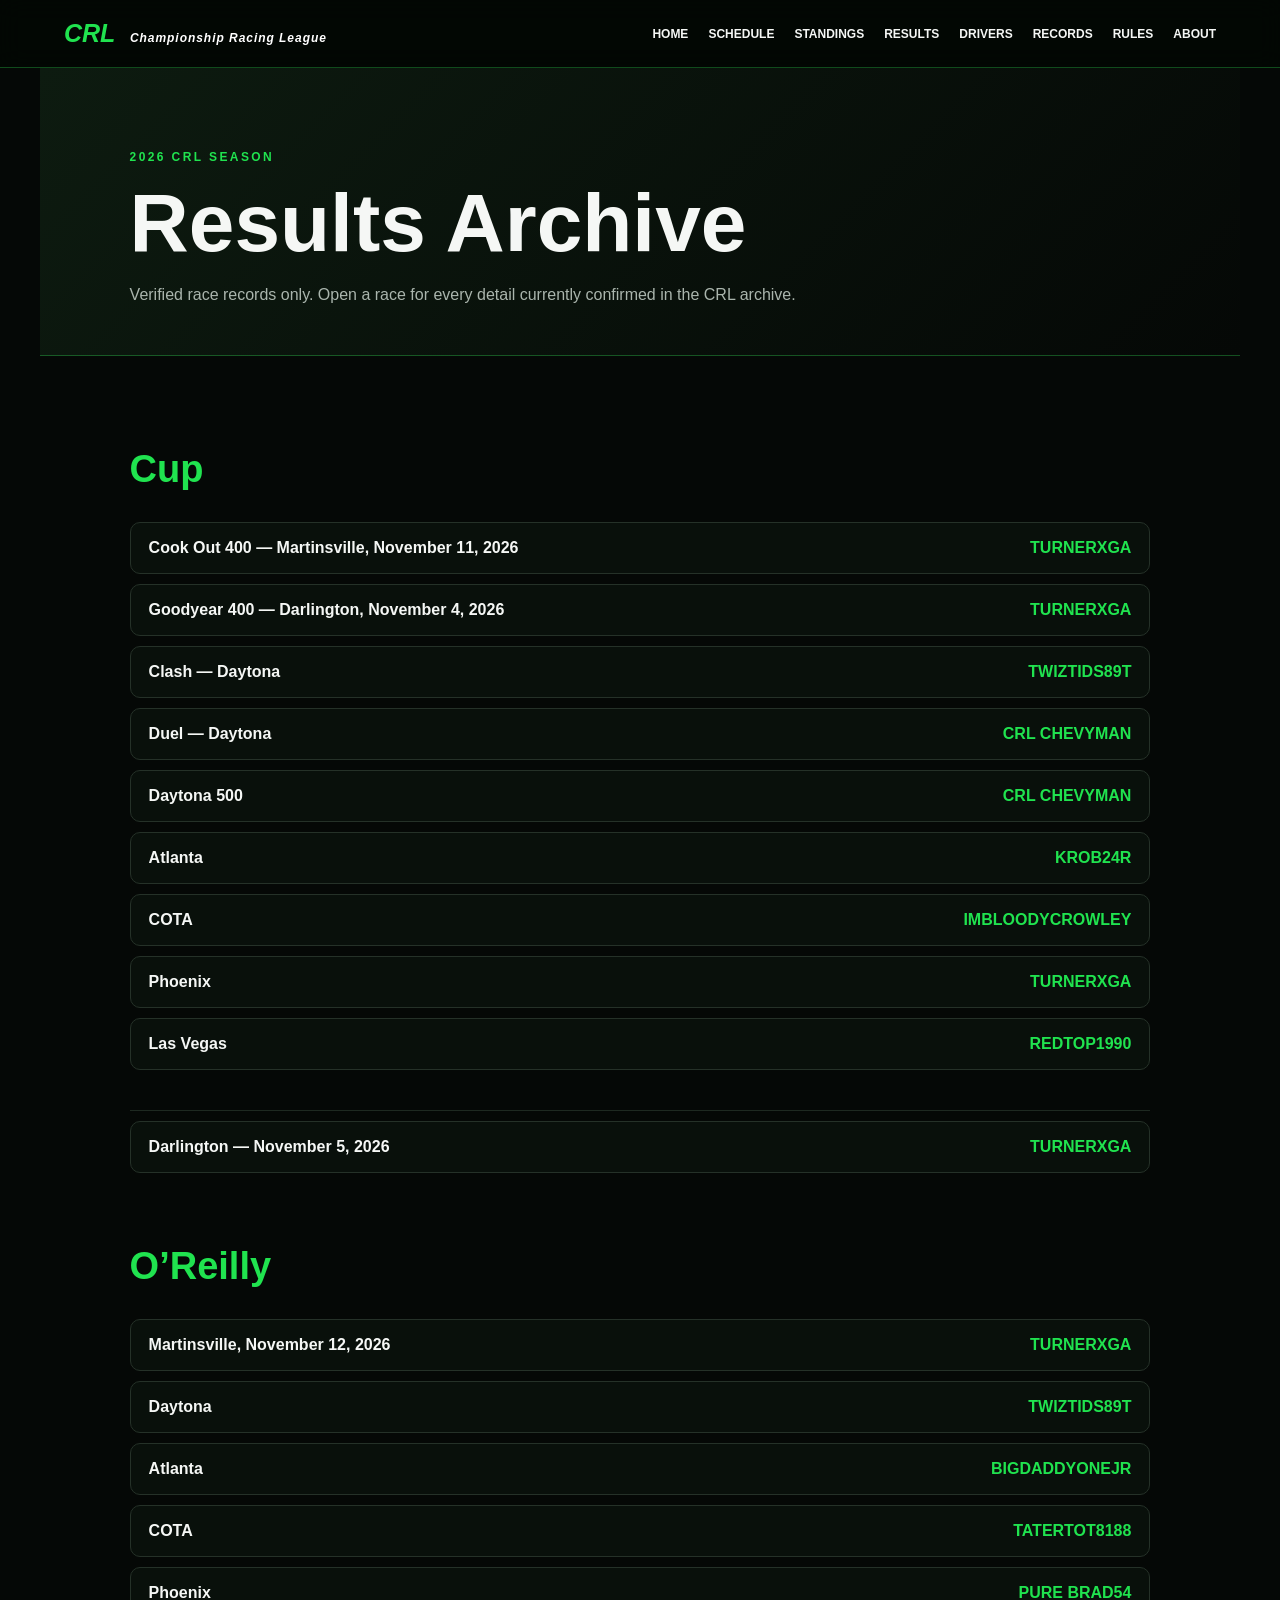
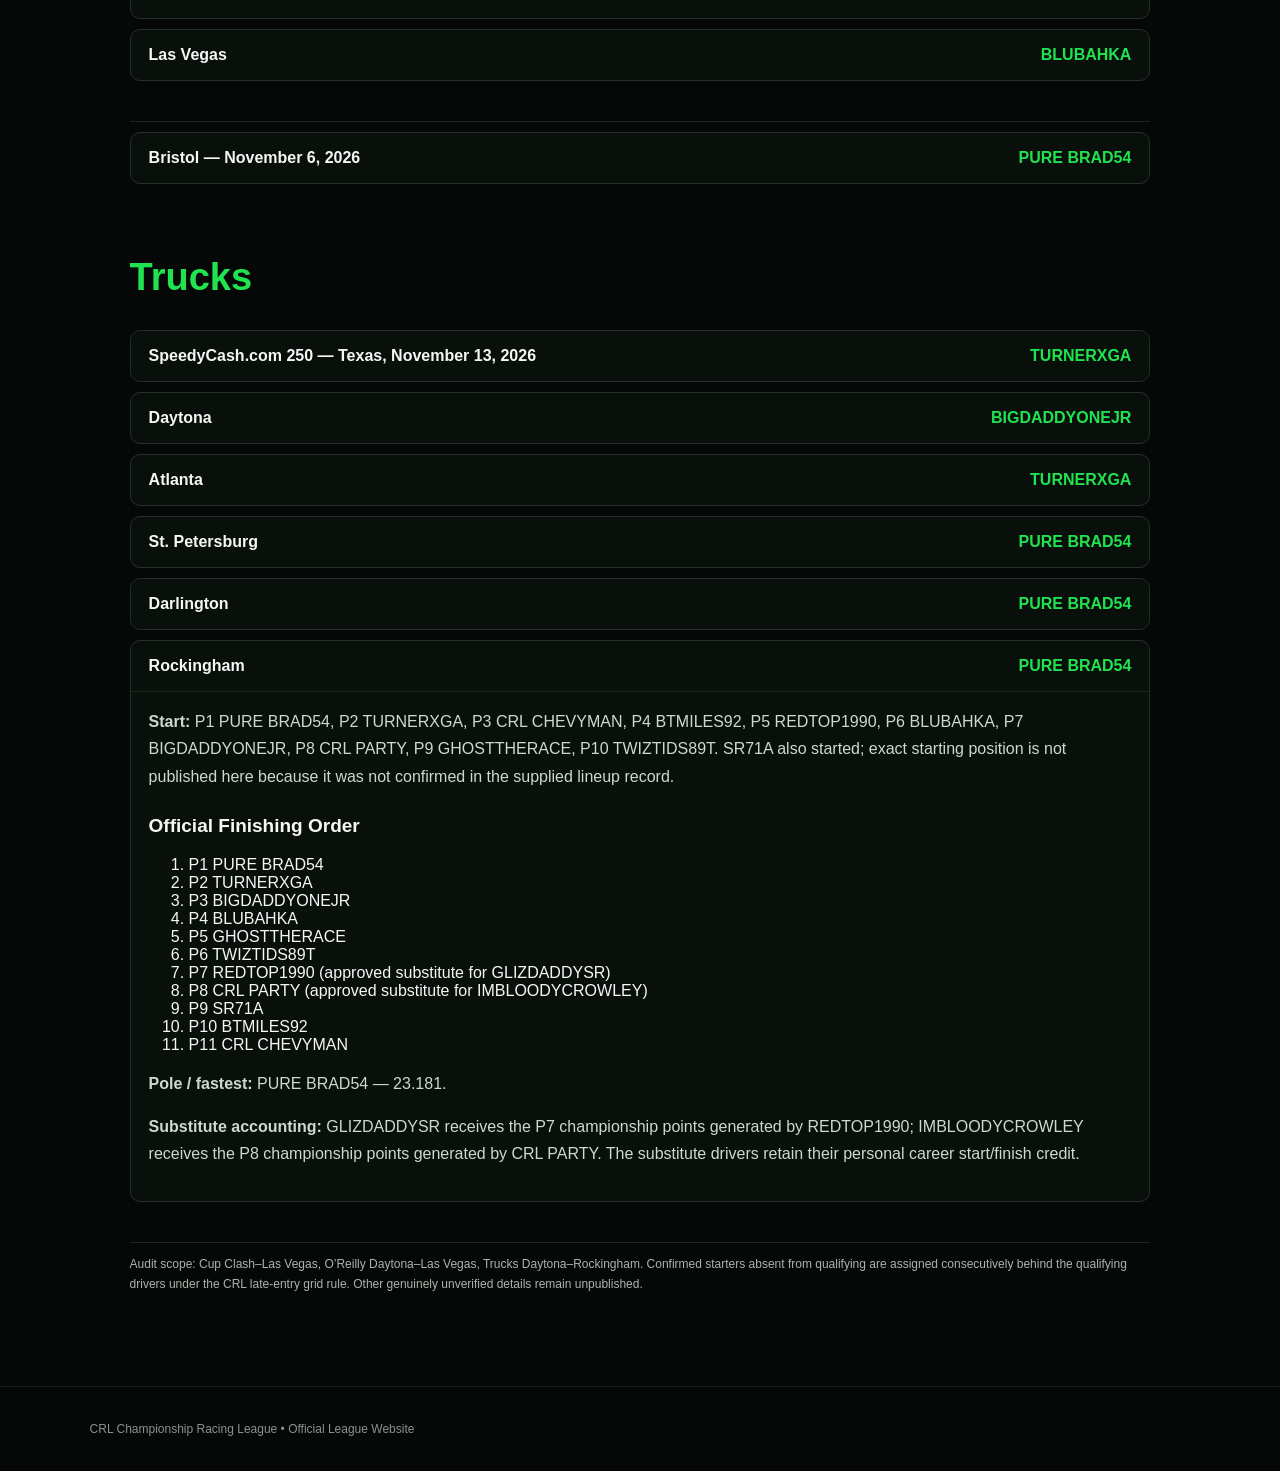
<file: results.html>
<!doctype html><html><head><meta charset="utf-8"><meta name="viewport" content="width=device-width,initial-scale=1"><title>CRL 2026 Results</title><link rel="stylesheet" href="styles.css?v=20261031-results3"></head><body><header><a class="brand" href="index.html">CRL <span>Championship Racing League</span></a><button id="menu" aria-label="Open navigation">☰</button><nav><a href="index.html">Home</a><a href="schedule.html">Schedule</a><a href="standings.html">Standings</a><a href="results.html">Results</a><a href="drivers.html">Drivers</a><a href="records.html">Records</a><a href="rulebook.html">Rules</a><a href="about.html">About</a></nav></header><main class="rulebook-page"><div class="rulebook-hero"><p class="eyebrow">2026 CRL Season</p><h1>Results Archive</h1><p class="rule-note">Verified race records only. Open a race for every detail currently confirmed in the CRL archive.</p></div><article class="rulebook-content">
<section class="rule-section"><h2>Cup</h2><details id="cup-martinsville-2026" class="race-card"><summary><strong>Cook Out 400 — Martinsville, November 11, 2026</strong><span>TURNERXGA</span></summary><div class="race-detail"><p><b>Status:</b> OWNER VERIFIED — November 14, 2026. <b>Starters:</b> 8.</p><p><b>Qualifying / starting grid:</b> P1 TURNERXGA, P2 CRL CHEVYMAN, P3 REDTOP1990, P4 RDR SILVER, P5 WOLFBLOOD704, P6 BLUBAHKA, P7 GLIZDADDYSR, P8 TWIZTIDS89T.</p><div class="official-order"><h3>Official Finishing Order</h3><ol><li>P1 TURNERXGA — start P1; 55 base pts +1 pole</li><li>P2 REDTOP1990 — start P3; 35 base pts</li><li>P3 BLUBAHKA — start P6; 34 base pts</li><li>P4 TWIZTIDS89T — start P8; 33 base pts</li><li>P5 RDR SILVER — start P4; 32 base pts</li><li>P6 CRL CHEVYMAN — start P2; 31 base pts +1 fastest</li><li>P7 GLIZDADDYSR — start P7; 30 base pts</li><li>P8 WOLFBLOOD704 — start P5; 29 base pts</li></ol></div><p><b>Pole:</b> TURNERXGA. <b>Fastest lap:</b> CRL CHEVYMAN — 20.158 seconds.</p><p>Qualifying, official finishing results and post-race fastest-lap screenshots were separately identified and owner-confirmed.</p></div></details><details id="cup-darlington-2026" class="race-card"><summary><strong>Goodyear 400 — Darlington, November 4, 2026</strong><span>TURNERXGA</span></summary><div class="race-detail"><div class="official-order"><h3>Official Finishing Order</h3><ol><li>TURNERXGA</li><li>TATERTOT8188</li><li>BLUBAHKA</li><li>CRL CHEVYMAN</li><li>WOLFBLOOD704</li><li>GLIZDADDYSR</li><li>TWIZTIDS89T</li><li>CRL PARTY</li><li>SR71A</li><li>KROB24R</li><li>COWBOYNATION024</li><li>BTMILES92</li><li>REDTOP1990</li><li>PURE BRAD54</li><li>RDR SILVER</li></ol></div><p><b>Pole:</b> TATERTOT8188 — 28.424. <b>Fastest lap:</b> TATERTOT8188 — 28.476.</p><p>TURNERXGA 55 championship points; TATERTOT8188 37 including pole and fastest-lap bonuses.</p></div></details>
<details id="cup-clash-daytona" class="race-card"><summary><strong>Clash — Daytona</strong><span>TWIZTIDS89T</span></summary><div class="race-detail"><p><b>Winner:</b> TWIZTIDS89T</p><p>Non-points event.</p><div class="official-order"><h3>Official Finishing Order</h3><ol><li>P1 TWIZTIDS89T</li><li>P2 CRL CHEVYMAN</li><li>P3 WOLFBLOOD704</li><li>P4 REDTOP1990</li><li>P5 GLIZDADDYSR</li><li>P6 BTMILES92</li><li>P7 RDR SILVER</li><li>P8 SR71A</li><li>P9 PURE BRAD54</li><li>P10 CRL PARTY</li><li>P11 BLUBAHKA</li></ol></div></div></details>
<details id="cup-duel-daytona" class="race-card"><summary><strong>Duel — Daytona</strong><span>CRL CHEVYMAN</span></summary><div class="race-detail"><p><b>Winner:</b> CRL CHEVYMAN</p><p><b>Special credit:</b> Daytona 500 pole</p><div class="official-order"><h3>Official Finishing Order</h3><ol><li>P1 CRL CHEVYMAN</li><li>P2 TWIZTIDS89T</li><li>P3 CRL PARTY</li><li>P4 WOLFBLOOD704</li><li>P5 RDR SILVER</li><li>P6 TURNERXGA</li><li>P7 BTMILES92</li><li>P8 REDTOP1990</li><li>P9 BLUBAHKA</li><li>P10 GLIZDADDYSR</li></ol></div></div></details>
<details id="cup-daytona-500" class="race-card"><summary><strong>Daytona 500</strong><span>CRL CHEVYMAN</span></summary><div class="race-detail"><p><b>Winner:</b> CRL CHEVYMAN</p><div class="official-order"><h3>Official Finishing Order</h3><ol><li>P1 CRL CHEVYMAN</li><li>P2 CHASES GREEN</li><li>P3 BTMILES92</li><li>P4 TATERTOT8188</li><li>P5 TURNERXGA</li><li>P6 CRL PARTY</li><li>P7 SR71A</li><li>P8 IMBLOODYCROWLEY</li><li>P9 COWBOYNATION024</li><li>P10 TWIZTIDS89T</li><li>P11 BLUBAHKA</li><li>P12 RDR SILVER</li><li>P13 WOLFBLOOD704</li><li>P14 KROB24R</li><li>P15 GLIZDADDYSR</li></ol></div></div></details>
<details id="cup-atlanta" class="race-card"><summary><strong>Atlanta</strong><span>KROB24R</span></summary><div class="race-detail"><p><b>Start:</b> P1 TURNERXGA, P2 CHASES GREEN, P3 REDTOP1990, P4 TATERTOT8188, P5 CRL CHEVYMAN, P6 COWBOYNATION024, P7 WOLFBLOOD704, P8 CRL PARTY, P9 BLUBAHKA, P10 BTMILES92, P11 GLIZDADDYSR, P12 KROB24R, P13 RDR SILVER, P14 TWIZTIDS89T, P15 GHOSTTHERACE.</p><div class="official-order"><h3>Official Finishing Order</h3><ol><li>P1 KROB24R</li><li>P2 TURNERXGA</li><li>P3 CHASES GREEN</li><li>P4 BLUBAHKA</li><li>P5 CRL PARTY</li><li>P6 TATERTOT8188</li><li>P7 GLIZDADDYSR</li><li>P8 REDTOP1990</li><li>P9 COWBOYNATION024</li><li>P10 WOLFBLOOD704</li><li>P11 TWIZTIDS89T</li><li>P12 GHOSTTHERACE</li><li>P13 BTMILES92</li><li>P14 CRL CHEVYMAN</li><li>P15 RDR SILVER</li></ol></div><p><b>Pole:</b> TURNERXGA — 30.719. <b>Fastest:</b> GHOSTTHERACE — 29.959.</p></div></details>
<details id="cup-cota" class="race-card"><summary><strong>COTA</strong><span>IMBLOODYCROWLEY</span></summary><div class="race-detail"><p><b>Verified pictured start:</b> P1 TATERTOT8188, P2 REDTOP1990, P3 SR71A, P4 TWIZTIDS89T, P5 TURNERXGA, P6 BLUBAHKA, P7 KROB24R, P8 WOLFBLOOD704, P9 RDR SILVER, P10 BIGDADDYONEJR (sub for CRL PARTY), P11 IMBLOODYCROWLEY, P12 GLIZDADDYSR, P13 BTMILES92, P14 PURE BRAD54. The late entrants are assigned consecutively behind the pictured qualifiers under the CRL late-entry grid rule.</p><div class="official-order"><h3>Official Finishing Order</h3><ol><li>P1 IMBLOODYCROWLEY</li><li>P2 REDTOP1990</li><li>P3 SR71A</li><li>P4 BIGDADDYONEJR</li><li>P5 RDR SILVER</li><li>P6 GLIZDADDYSR</li><li>P7 WOLFBLOOD704</li><li>P8 TWIZTIDS89T</li><li>P9 BTMILES92</li><li>P10 KROB24R</li><li>P11 PURE BRAD54</li><li>P12 TATERTOT8188</li><li>P13 BLUBAHKA</li><li>P14 TURNERXGA</li></ol></div><p><b>Pole:</b> TATERTOT8188. <b>Fastest:</b> IMBLOODYCROWLEY — 1:42.865.</p></div></details>
<details id="cup-phoenix" class="race-card"><summary><strong>Phoenix</strong><span>TURNERXGA</span></summary><div class="race-detail"><p><b>Winner:</b> TURNERXGA</p><p><b>Starting lineup:</b> P1 PURE BRAD54, P2 REDTOP1990, P3 CRL CHEVYMAN, P4 TATERTOT8188, P5 GLIZDADDYSR, P6 TWIZTIDS89T, P7 RDR SILVER, P8 TURNERXGA, P9 BLUBAHKA, P10 CRL PARTY, P11 GHOSTTHERACE, P12 COWBOYNATION024, P13 KROB24R, P14 BIGDADDYONEJR (approved substitute for SR71A).</p><div class="official-order"><h3>Official Finishing Order</h3><ol><li>P1 TURNERXGA</li><li>P2 BIGDADDYONEJR (substitute points to SR71A)</li><li>P3 RDR SILVER</li><li>P4 BLUBAHKA</li><li>P5 TWIZTIDS89T</li><li>P6 KROB24R</li><li>P7 PURE BRAD54</li><li>P8 GHOSTTHERACE</li><li>P9 REDTOP1990</li><li>P10 TATERTOT8188</li><li>P11 COWBOYNATION024</li><li>P12 GLIZDADDYSR</li><li>P13 CRL CHEVYMAN</li><li>P14 CRL PARTY</li></ol></div><p><b>Pole:</b> PURE BRAD54. <b>Fastest:</b> REDTOP1990 — 27.393.</p></div></details>
<details id="cup-las-vegas" class="race-card"><summary><strong>Las Vegas</strong><span>REDTOP1990</span></summary><div class="race-detail"><p><b>Start:</b> P1 TATERTOT8188, P2 CRL CHEVYMAN, P3 TURNERXGA, P4 COWBOYNATION024, P5 REDTOP1990, P6 RDR SILVER, P7 SR71A, P8 TWIZTIDS89T, P9 PURE BRAD54, P10 GLIZDADDYSR, P11 WOLFBLOOD704, P12 GHOSTTHERACE, P13 KROB24R, P14 BLUBAHKA, P15 BTMILES92.</p><div class="official-order"><h3>Official Finishing Order</h3><ol><li>P1 REDTOP1990</li><li>P2 TATERTOT8188</li><li>P3 GLIZDADDYSR</li><li>P4 GHOSTTHERACE</li><li>P5 PURE BRAD54</li><li>P6 RDR SILVER</li><li>P7 CRL CHEVYMAN</li><li>P8 TWIZTIDS89T</li><li>P9 BTMILES92</li><li>P10 BLUBAHKA</li><li>P11 WOLFBLOOD704</li><li>P12 SR71A</li><li>P13 COWBOYNATION024</li><li>P14 KROB24R</li><li>P15 TURNERXGA</li></ol></div><p><b>Pole / fastest:</b> TATERTOT8188 — 29.518.</p><h3>Race Points</h3><ol><li>REDTOP1990 — 55</li><li>TATERTOT8188 — 37 (35 for P2 + 1 pole + 1 fastest lap)</li><li>GLIZDADDYSR — 34</li><li>GHOSTTHERACE — 33</li><li>PURE BRAD54 — 32</li><li>RDR SILVER — 31</li><li>CRL CHEVYMAN — 30</li><li>TWIZTIDS89T — 29</li><li>BTMILES92 — 28</li><li>BLUBAHKA — 27</li><li>WOLFBLOOD704 — 26</li><li>SR71A — 25</li><li>COWBOYNATION024 — 24</li><li>KROB24R — 23</li><li>TURNERXGA — 22</li></ol></div></details></section>
<details id="oreilly-darlington-2026" class="race-card"><summary><strong>Darlington — November 5, 2026</strong><span>TURNERXGA</span></summary><div class="race-detail"><p><b>Starting order:</b> P1 GHOSTTHERACE, P2 TURNERXGA, P3 BTMILES92, P4 PURE BRAD54, P5 KROB24R, P6 BLUBAHKA, P7 CRL CHEVYMAN, P8 TWIZTIDS89T.</p><div class="official-order"><h3>Official Finishing Order</h3><ol><li>TURNERXGA</li><li>BLUBAHKA</li><li>PURE BRAD54</li><li>CRL CHEVYMAN</li><li>TWIZTIDS89T</li><li>GHOSTTHERACE (sub for BIGDADDYONEJR)</li><li>BTMILES92</li><li>KROB24R</li></ol></div><p><b>Pole:</b> GHOSTTHERACE — 30.177 (championship bonus to BIGDADDYONEJR). <b>Fastest lap:</b> TURNERXGA — 29.737.</p><p><b>Substitution:</b> GHOSTTHERACE for BIGDADDYONEJR; 32 championship points to BIGDADDYONEJR.</p></div></details><section class="rule-section"><h2>O’Reilly</h2><details id="oreilly-martinsville-2026" class="race-card"><summary><strong>Martinsville, November 12, 2026</strong><span>TURNERXGA</span></summary><div class="race-detail"><p><b>Status:</b> OWNER VERIFIED — November 14, 2026. <b>Starters:</b> 6.</p><p><b>Qualifying / starting grid:</b> P1 PURE BRAD54, P2 TURNERXGA, P3 CRL CHEVYMAN, P4 BIGDADDYONEJR, P5 GLIZDADDYSR, P6 TWIZTIDS89T.</p><div class="official-order"><h3>Official Finishing Order</h3><ol><li>P1 TURNERXGA — start P2; 55 base pts</li><li>P2 PURE BRAD54 — start P1; 35 base pts +1 pole +1 fastest</li><li>P3 TWIZTIDS89T — start P6; 34 base pts</li><li>P4 GLIZDADDYSR — start P5; 33 base pts</li><li>P5 CRL CHEVYMAN — start P3; 32 base pts</li><li>P6 BIGDADDYONEJR — start P4; 31 base pts</li></ol></div><p><b>Pole:</b> PURE BRAD54. <b>Fastest lap:</b> PURE BRAD54 — 20.611 seconds.</p><p>Qualifying, official finishing results and post-race fastest-lap screenshots were separately identified and owner-confirmed.</p></div></details>
<details id="oreilly-daytona" class="race-card"><summary><strong>Daytona</strong><span>TWIZTIDS89T</span></summary><div class="race-detail"><p><b>Winner / pole:</b> TWIZTIDS89T</p><p><b>Fastest:</b> BLUBAHKA</p><p><b>Archive correction:</b> BTMILES92 officially finished P13; the duplicate 8TMILES92 entry is invalid and is not counted.</p></div></details>
<details id="oreilly-atlanta" class="race-card"><summary><strong>Atlanta</strong><span>BIGDADDYONEJR</span></summary><div class="race-detail"><p><b>Start:</b> P1 TURNERXGA, P2 WOLFBLOOD704, P3 SR71A, P4 BIGDADDYONEJR, P5 GHOSTTHERACE, P6 CRL PARTY, P7 CRL CHEVYMAN, P8 TWIZTIDS89T, P9 BTMILES92, P10 BLUBAHKA, P11 CHASES GREEN, P12 ZZIRZACHARY.</p><div class="official-order"><h3>Official Finishing Order</h3><ol><li>P1 BIGDADDYONEJR</li><li>P2 WOLFBLOOD704</li><li>P3 CRL PARTY</li><li>P4 BLUBAHKA</li><li>P5 SR71A</li><li>P6 BTMILES92</li><li>P7 CRL CHEVYMAN</li><li>P8 GHOSTTHERACE</li><li>P9 TWIZTIDS89T</li><li>P10 TURNERXGA</li><li>P11 CHASES GREEN</li><li>P12 ZZIRZACHARY</li></ol></div><p><b>Pole:</b> TURNERXGA. <b>Fastest:</b> CRL PARTY (stat credit only; part-time).</p></div></details>
<details id="oreilly-cota" class="race-card"><summary><strong>COTA</strong><span>TATERTOT8188</span></summary><div class="race-detail"><p><b>Start:</b> P1 TATERTOT8188, P2 PURE BRAD54, P3 GLIZDADDYSR, P4 TWIZTIDS89T, P5 GHOSTTHERACE, P6 TURNERXGA, P7 BLUBAHKA, P8 KROB24R.</p><div class="official-order"><h3>Official Finishing Order</h3><ol><li>P1 TATERTOT8188</li><li>P2 TURNERXGA</li><li>P3 PURE BRAD54</li><li>P4 TWIZTIDS89T</li><li>P5 GHOSTTHERACE</li><li>P6 GLIZDADDYSR</li><li>P7 BLUBAHKA</li><li>P8 KROB24R</li></ol></div><p><b>Pole / fastest:</b> TATERTOT8188 — 1:40.263.</p></div></details>
<details id="oreilly-phoenix" class="race-card"><summary><strong>Phoenix</strong><span>PURE BRAD54</span></summary><div class="race-detail"><p><b>Winner:</b> PURE BRAD54</p><p><b>Pole / fastest lap:</b> TURNERXGA — 27.084</p><p><b>Substitute:</b> GHOSTTHERACE finished P4 for IMBLOODYCROWLEY; Crowley receives 33 championship points.</p></div></details>
<details id="oreilly-las-vegas" class="race-card"><summary><strong>Las Vegas</strong><span>BLUBAHKA</span></summary><div class="race-detail"><p><b>Winner:</b> BLUBAHKA</p><p><b>Fastest lap:</b> BIGDADDYONEJR — 30.543</p><div class="result-columns"><div><h3>Starting Lineup</h3><ol><li>TURNERXGA</li><li>BIGDADDYONEJR</li><li>CCDN GLIZZY</li><li>CRL CHEVYMAN</li><li>TWIZTIDS89T</li><li>PURE BRAD54</li><li>BTMILES92</li><li>KROB24R</li><li>WOLFBLOOD704</li><li>BLUBAHKA</li></ol></div><div class="official-order"><h3>Official Finishing Order</h3><ol><li>BLUBAHKA</li><li>TWIZTIDS89T</li><li>BIGDADDYONEJR</li><li>TURNERXGA</li><li>BTMILES92</li><li>PURE BRAD54</li><li>CRL CHEVYMAN</li><li>WOLFBLOOD704</li><li>KROB24R</li><li>CCDN GLIZZY</li></ol></div></div><p class="audit-note">Points earned are not displayed until a verified points record is supplied.</p></div></details></section>
<details id="trucks-bristol-2026" class="race-card"><summary><strong>Bristol — November 6, 2026</strong><span>PURE BRAD54</span></summary><div class="race-detail"><p><b>Starting order:</b> P1 GLIZDADDYSR, P2 BTMILES92, P3 GHOSTTHERACE, P4 PURE BRAD54, P5 TWIZTIDS89T, P6 KROB24R, P7 CRL PARTY.</p><div class="official-order"><h3>Official Finishing Order</h3><ol><li>PURE BRAD54</li><li>GHOSTTHERACE</li><li>GLIZDADDYSR</li><li>TWIZTIDS89T</li><li>BTMILES92</li><li>CRL PARTY (sub for BIGDADDYONEJR)</li><li>KROB24R</li></ol></div><p><b>Pole:</b> GLIZDADDYSR — 15.578. <b>Fastest lap:</b> PURE BRAD54 — 15.600.</p><p><b>Substitution:</b> CRL PARTY for BIGDADDYONEJR; 31 championship points to BIGDADDYONEJR.</p></div></details><section class="rule-section"><h2>Trucks</h2><details id="trucks-texas-2026" class="race-card"><summary><strong>SpeedyCash.com 250 — Texas, November 13, 2026</strong><span>TURNERXGA</span></summary><div class="race-detail"><p><b>Status:</b> OWNER VERIFIED — November 14, 2026. <b>Starters:</b> 8.</p><p><b>Qualifying / starting grid:</b> P1 TURNERXGA, P2 CRL CHEVYMAN, P3 BLUBAHKA, P4 PURE BRAD54, P5 CRL PARTY, P6 TWIZTIDS89T, P7 GLIZDADDYSR, P8 GHOSTTHERACE.</p><div class="official-order"><h3>Official Finishing Order</h3><ol><li>P1 TURNERXGA — start P1; 55 base pts +1 pole +1 fastest</li><li>P2 PURE BRAD54 — start P4; 35 base pts</li><li>P3 BLUBAHKA — start P3; 34 base pts</li><li>P4 TWIZTIDS89T — start P6; 33 base pts</li><li>P5 GHOSTTHERACE — start P8; 32 base pts</li><li>P6 CRL CHEVYMAN — start P2; 31 base pts</li><li>P7 CRL PARTY — start P5; 30 base pts</li><li>P8 GLIZDADDYSR — start P7; 29 base pts</li></ol></div><p><b>Pole:</b> TURNERXGA. <b>Fastest lap:</b> TURNERXGA — 30.844 seconds.</p><p><b>Approved substitution:</b> CRL PARTY for BIGDADDYONEJR; BIGDADDYONEJR receives 30 championship points, CRL PARTY retains personal career P7.</p><p>Qualifying, official finishing results and post-race fastest-lap screenshots were separately identified and owner-confirmed.</p></div></details>
<details id="trucks-daytona" class="race-card"><summary><strong>Daytona</strong><span>BIGDADDYONEJR</span></summary><div class="race-detail"><p><b>Start:</b> P1 TURNERXGA, P2 WOLFBLOOD704, P3 SR71A, P4 BIGDADDYONEJR, P5 GHOSTTHERACE, P6 CRL PARTY, P7 CRL CHEVYMAN, P8 TWIZTIDS89T, P9 BTMILES92, P10 BLUBAHKA, P11 CHASES GREEN, P12 ZZIRZACHARY.</p><div class="official-order"><h3>Official Finishing Order</h3><ol><li>P1 BIGDADDYONEJR</li><li>P2 WOLFBLOOD704</li><li>P3 CRL PARTY</li><li>P4 BLUBAHKA</li><li>P5 SR71A</li><li>P6 BTMILES92</li><li>P7 CRL CHEVYMAN</li><li>P8 GHOSTTHERACE</li><li>P9 TWIZTIDS89T</li><li>P10 TURNERXGA</li><li>P11 CHASES GREEN</li><li>P12 ZZIRZACHARY</li></ol></div><p><b>Pole:</b> TURNERXGA. <b>Fastest:</b> CRL PARTY (career/stat credit only; part-time).</p></div></details>
<details id="trucks-atlanta" class="race-card"><summary><strong>Atlanta</strong><span>TURNERXGA</span></summary><div class="race-detail"><div class="official-order"><h3>Official Finishing Order</h3><ol><li>P1 TURNERXGA</li><li>P2 CRL CHEVYMAN</li><li>P3 BLUBAHKA</li><li>P4 BIGDADDYONEJR</li><li>P5 GHOSTTHERACE</li><li>P6 TWIZTIDS89T</li><li>P7 BTMILES92</li><li>P8 CRL PARTY (sub for IMBLOODYCROWLEY)</li><li>P9 KROB24R</li><li>P10 SR71A</li><li>P11 GLIZDADDYSR</li></ol></div><p><b>Pole:</b> CRL CHEVYMAN. <b>Fastest:</b> GHOSTTHERACE.</p></div></details>
<details id="trucks-st-petersburg" class="race-card"><summary><strong>St. Petersburg</strong><span>PURE BRAD54</span></summary><div class="race-detail"><p><b>Start:</b> P1 PURE BRAD54, P2 IMBLOODYCROWLEY, P3 TWIZTIDS89T, P4 BLUBAHKA, P5 KROB24R, P6 BIGDADDYONEJR, P7 BTMILES92.</p><div class="official-order"><h3>Official Finishing Order</h3><ol><li>P1 PURE BRAD54</li><li>P2 IMBLOODYCROWLEY</li><li>P3 BIGDADDYONEJR</li><li>P4 BTMILES92</li><li>P5 TWIZTIDS89T</li><li>P6 KROB24R</li><li>P7 BLUBAHKA</li></ol></div><p><b>Pole / fastest:</b> PURE BRAD54 — 1:19.144.</p></div></details>
<details id="trucks-darlington" class="race-card"><summary><strong>Darlington</strong><span>PURE BRAD54</span></summary><div class="race-detail"><p><b>Start:</b> P1 PURE BRAD54, P2 CRL CHEVYMAN, P3 BTMILES92, P4 TWIZTIDS89T.</p><div class="official-order"><h3>Official Finishing Order</h3><ol><li>P1 PURE BRAD54 — 57</li><li>P2 CRL CHEVYMAN — 35</li><li>P3 TWIZTIDS89T — 34</li><li>P4 BTMILES92 — 33</li></ol></div><p><b>Pole / fastest:</b> PURE BRAD54 — 30.853.</p></div></details>
<details id="trucks-rockingham" class="race-card" open><summary><strong>Rockingham</strong><span>PURE BRAD54</span></summary><div class="race-detail"><p><b>Start:</b> P1 PURE BRAD54, P2 TURNERXGA, P3 CRL CHEVYMAN, P4 BTMILES92, P5 REDTOP1990, P6 BLUBAHKA, P7 BIGDADDYONEJR, P8 CRL PARTY, P9 GHOSTTHERACE, P10 TWIZTIDS89T. SR71A also started; exact starting position is not published here because it was not confirmed in the supplied lineup record.</p><div class="official-order"><h3>Official Finishing Order</h3><ol><li>P1 PURE BRAD54</li><li>P2 TURNERXGA</li><li>P3 BIGDADDYONEJR</li><li>P4 BLUBAHKA</li><li>P5 GHOSTTHERACE</li><li>P6 TWIZTIDS89T</li><li>P7 REDTOP1990 (approved substitute for GLIZDADDYSR)</li><li>P8 CRL PARTY (approved substitute for IMBLOODYCROWLEY)</li><li>P9 SR71A</li><li>P10 BTMILES92</li><li>P11 CRL CHEVYMAN</li></ol></div><p><b>Pole / fastest:</b> PURE BRAD54 — 23.181.</p><p><b>Substitute accounting:</b> GLIZDADDYSR receives the P7 championship points generated by REDTOP1990; IMBLOODYCROWLEY receives the P8 championship points generated by CRL PARTY. The substitute drivers retain their personal career start/finish credit.</p></div></details></section>
<p class="audit-note">Audit scope: Cup Clash–Las Vegas, O’Reilly Daytona–Las Vegas, Trucks Daytona–Rockingham. Confirmed starters absent from qualifying are assigned consecutively behind the qualifying drivers under the CRL late-entry grid rule. Other genuinely unverified details remain unpublished.</p></article></main><footer>CRL Championship Racing League • Official League Website</footer><script src="app.js?v=20261031-results2"></script><script>function openLinkedRace(){const id=decodeURIComponent(location.hash.slice(1)),race=id&&document.getElementById(id);if(race&&race.tagName==="DETAILS"){race.open=true;race.scrollIntoView({block:"start"});}}window.addEventListener("hashchange",openLinkedRace);openLinkedRace();</script></body></html>
</file>
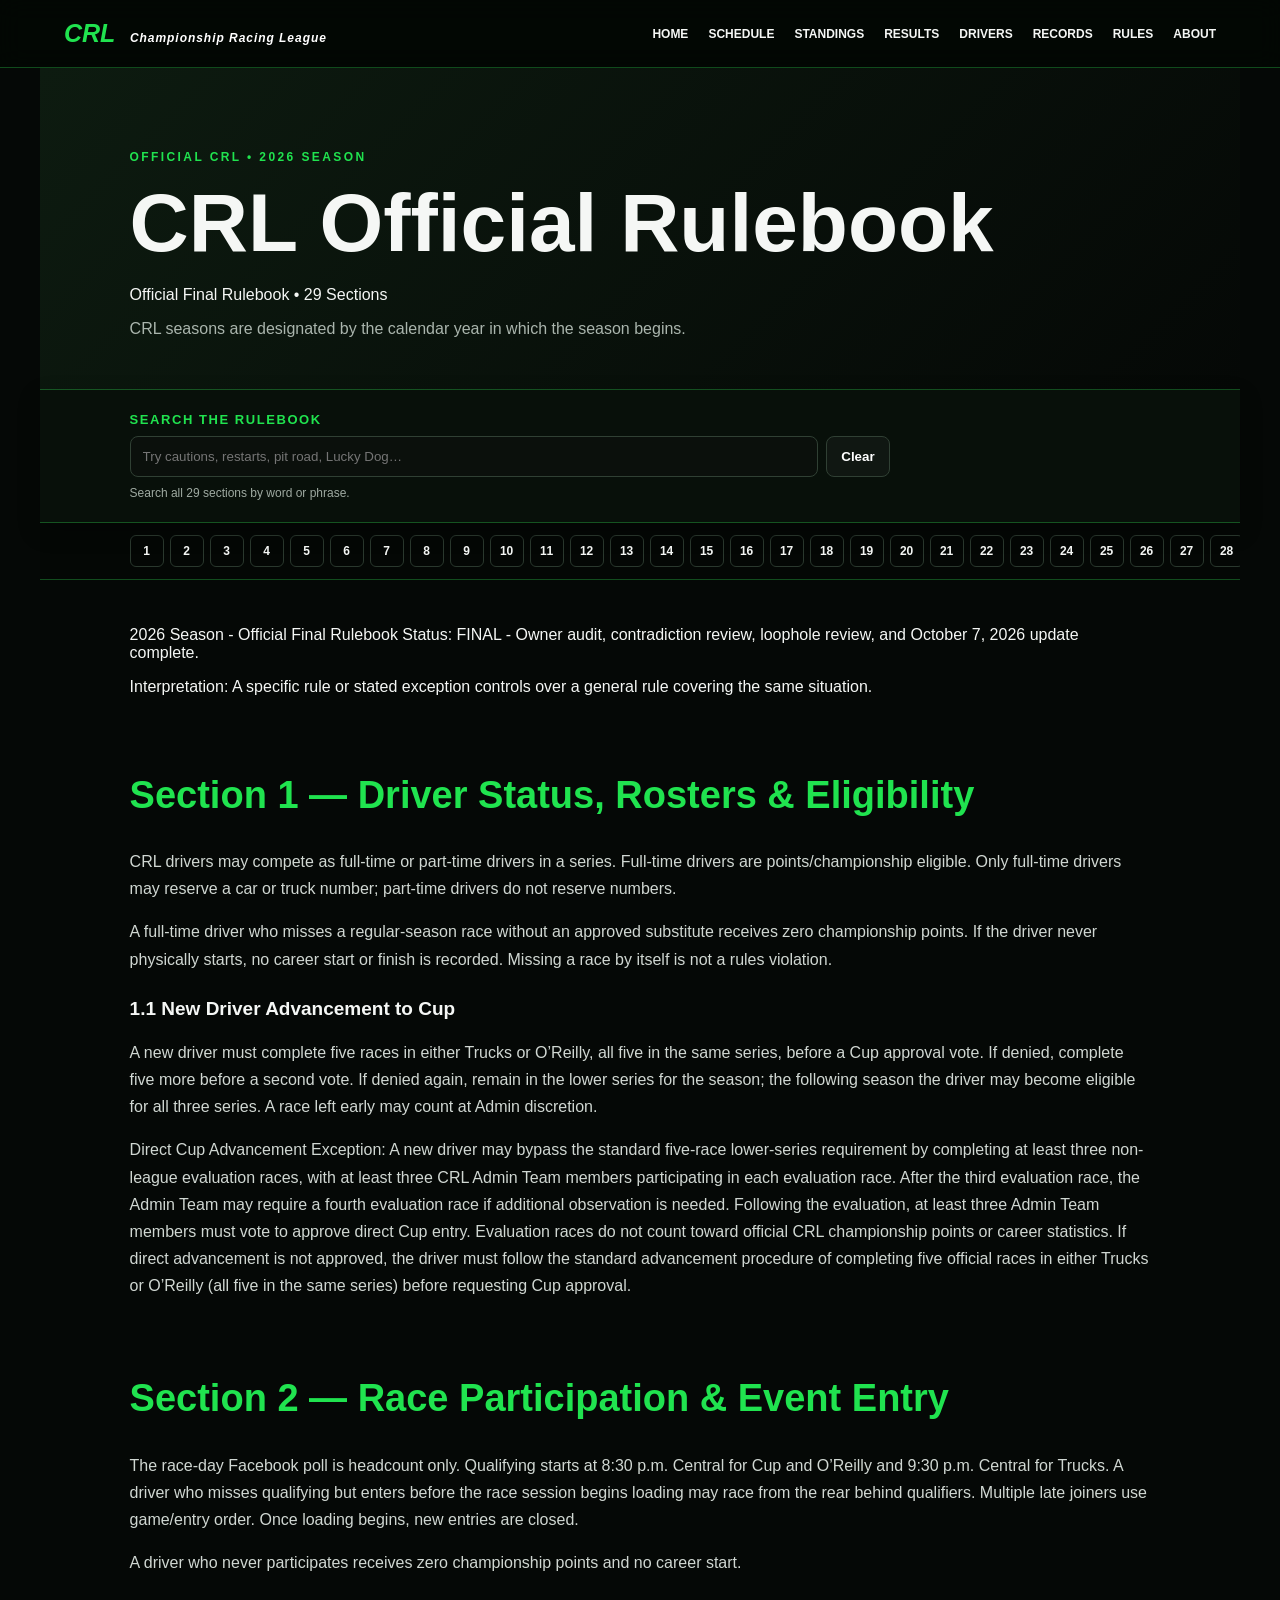
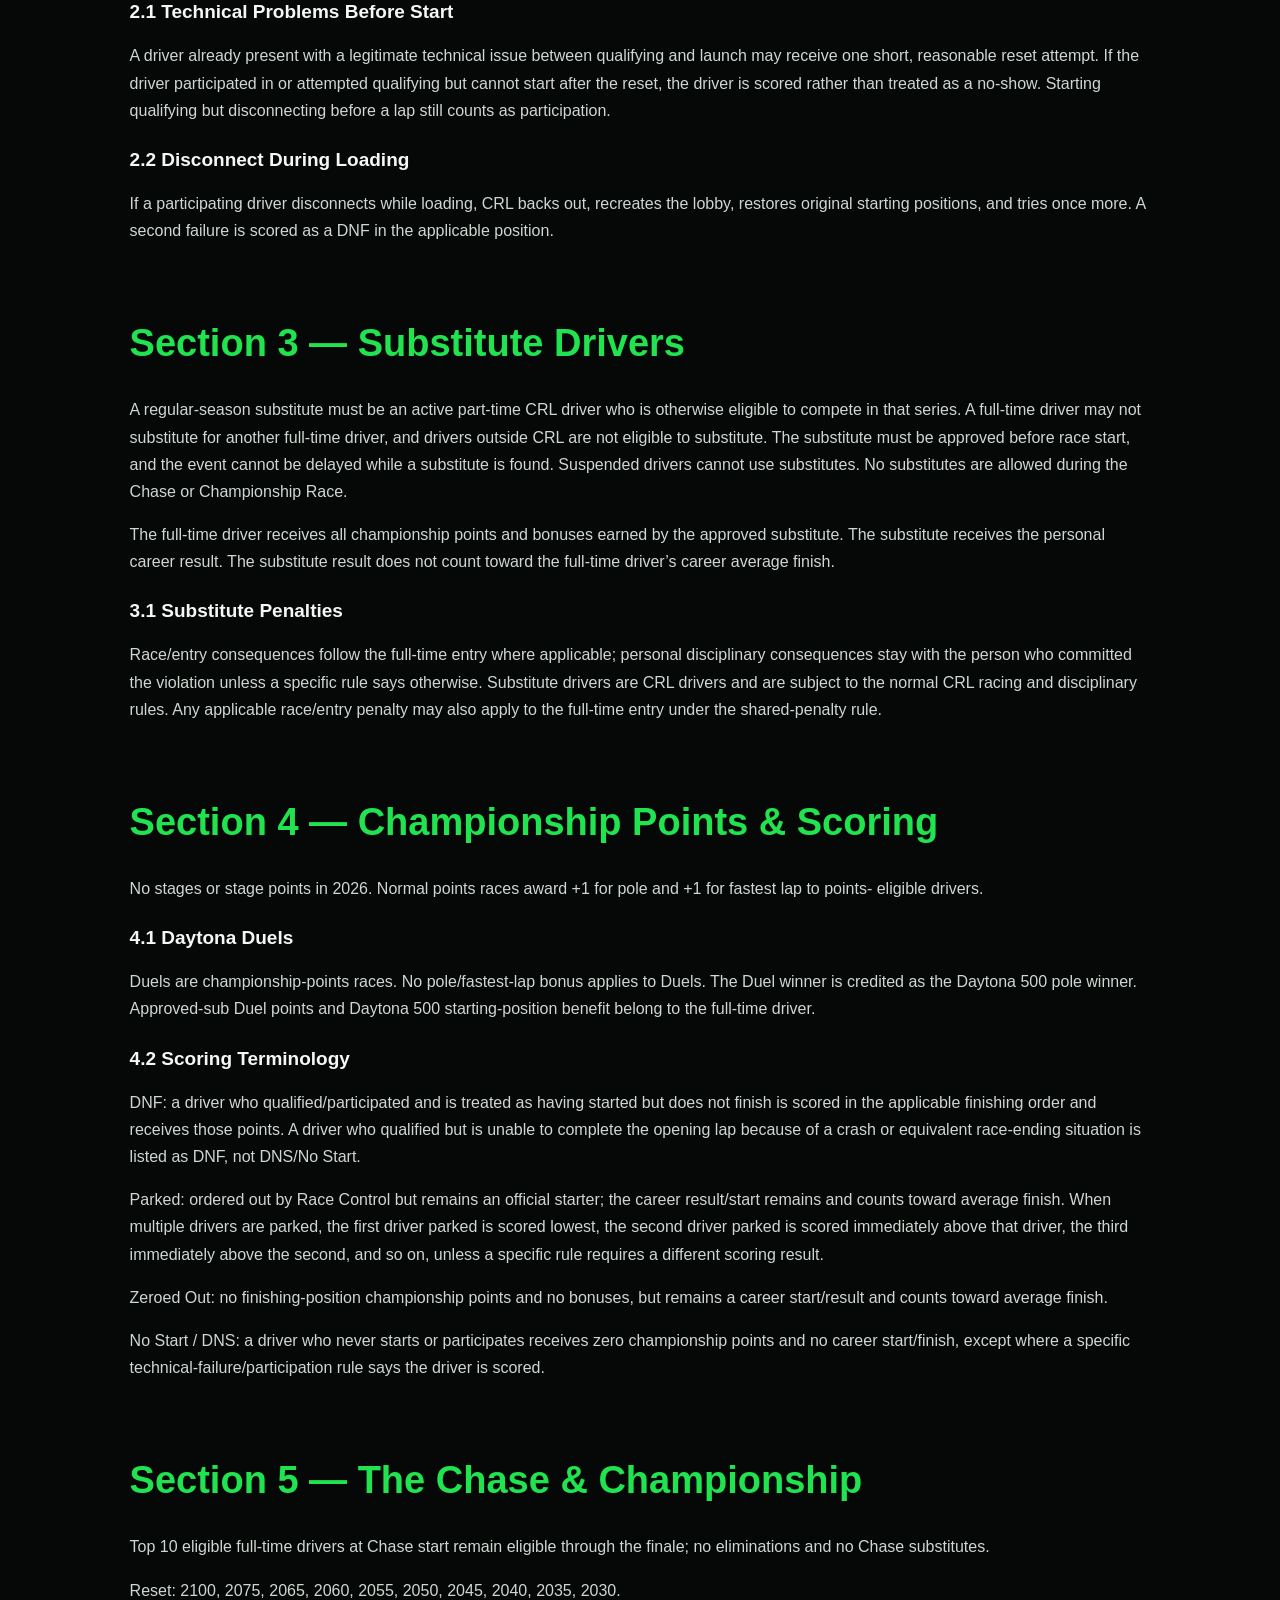
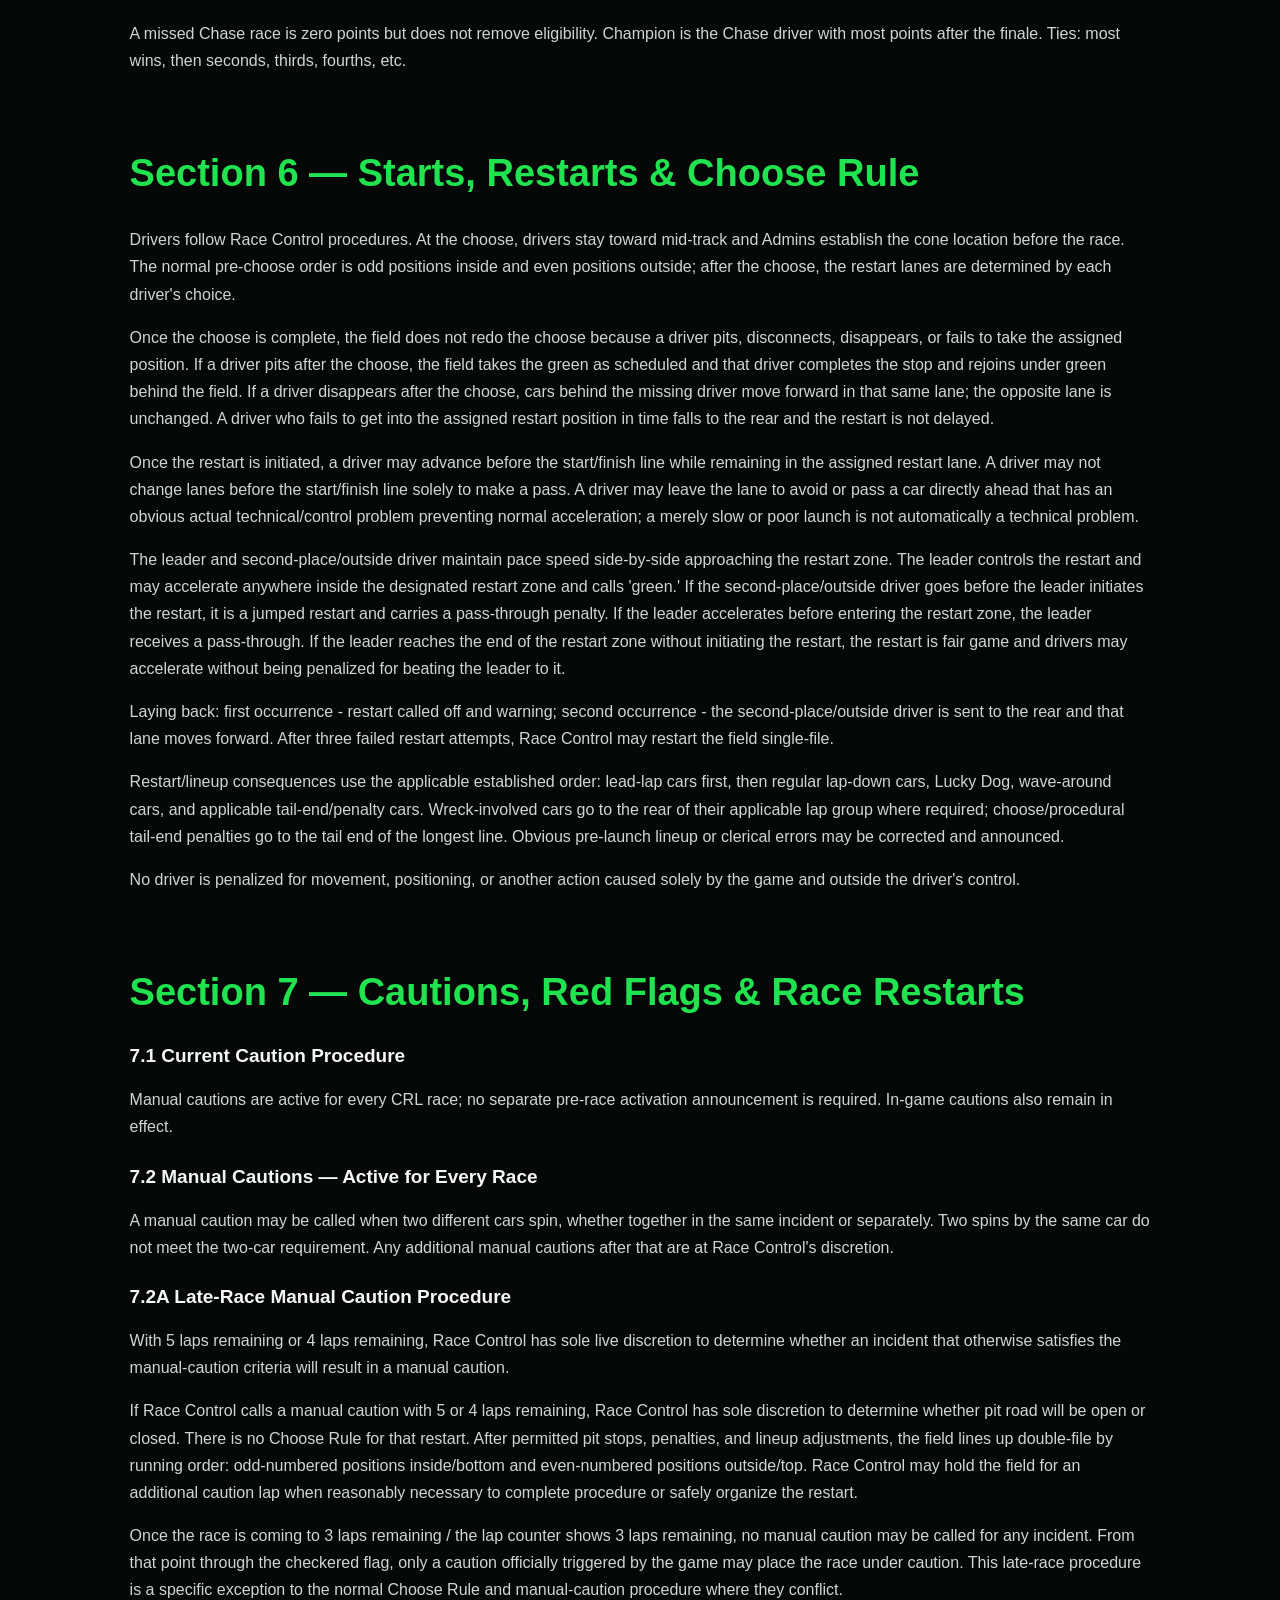
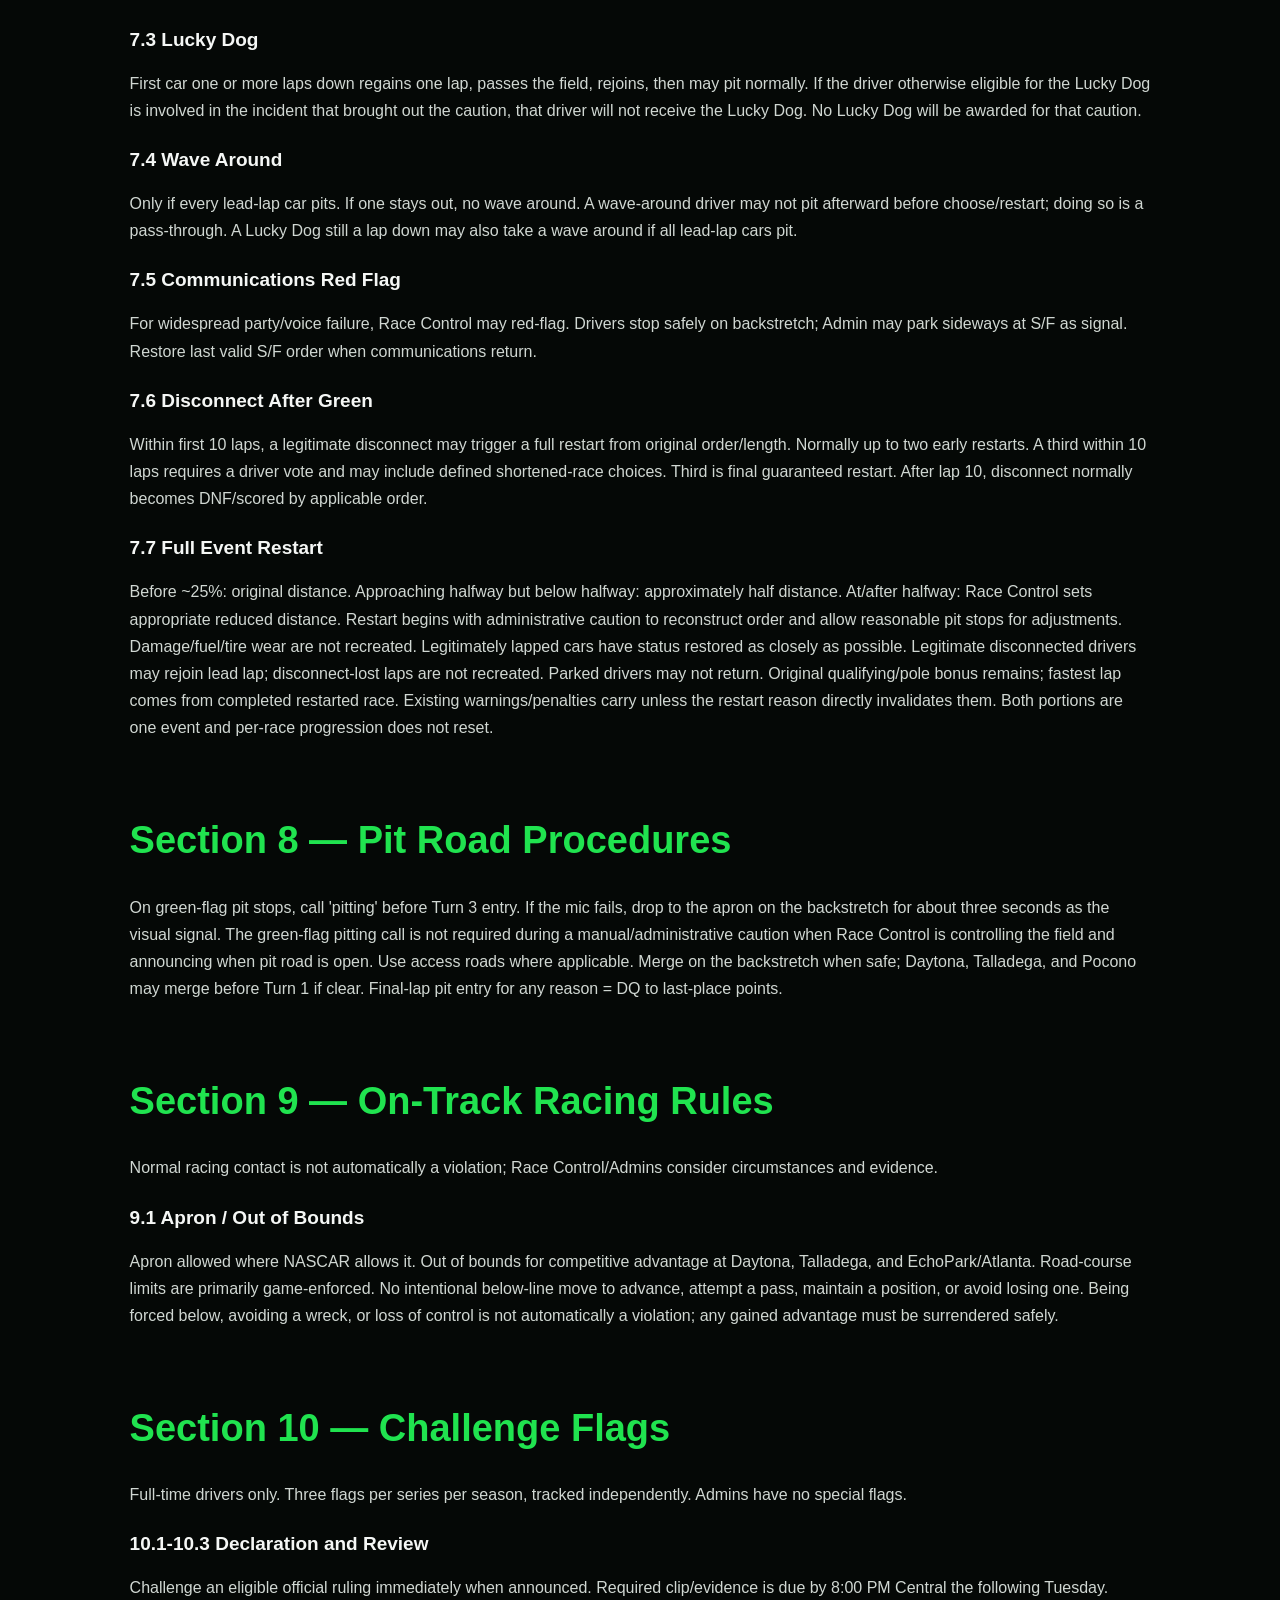
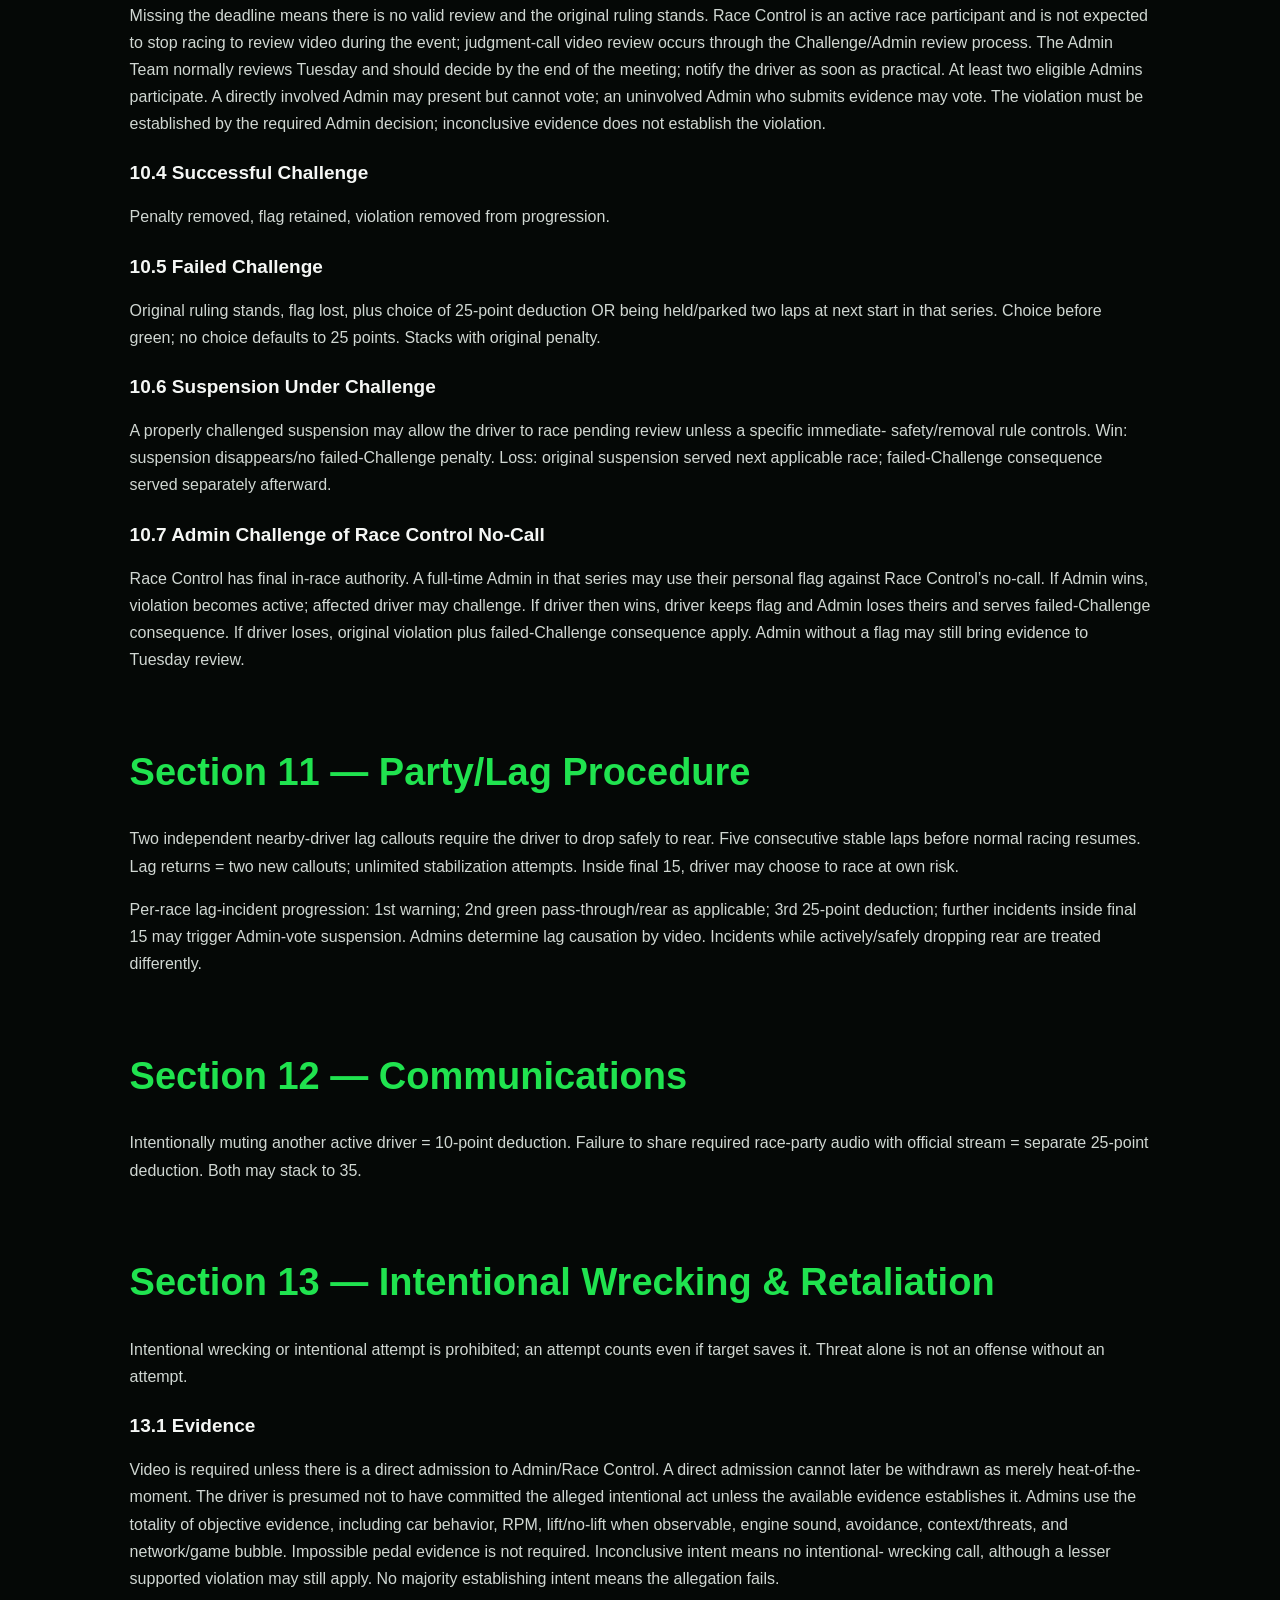
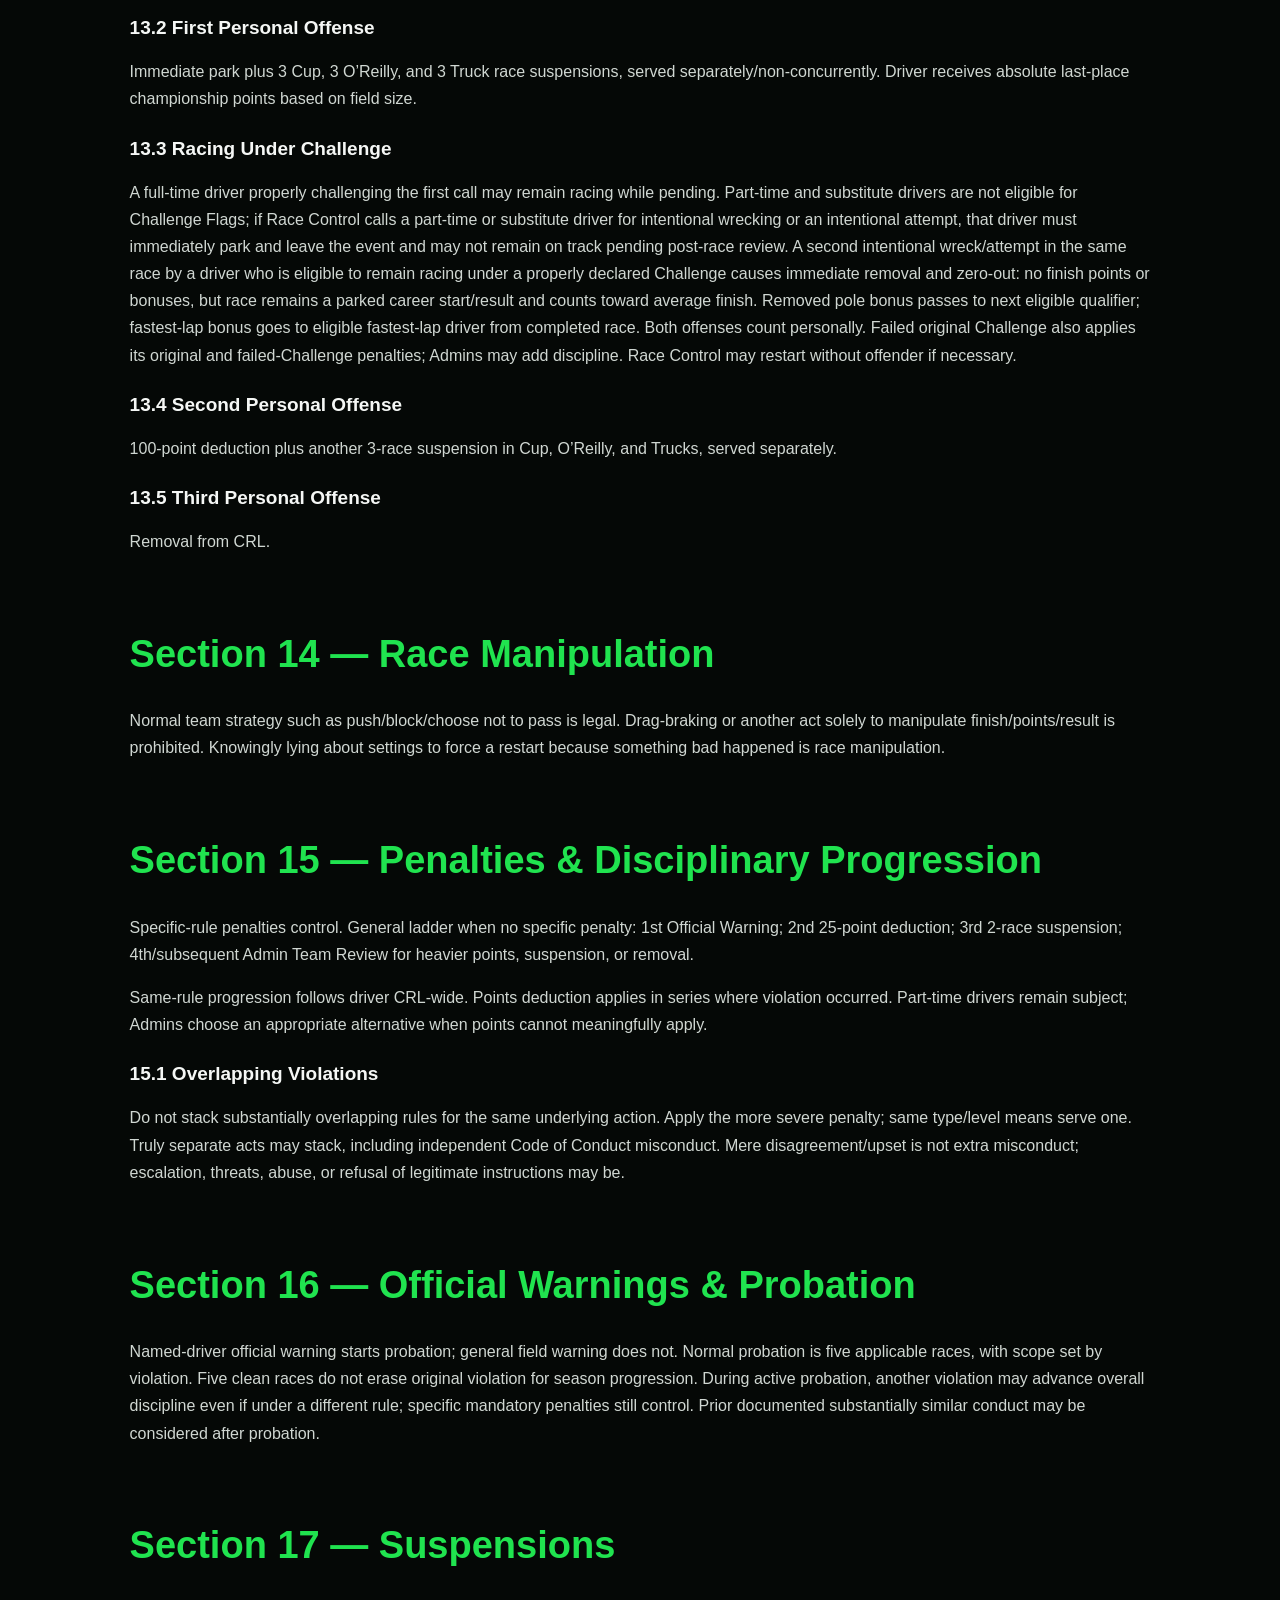
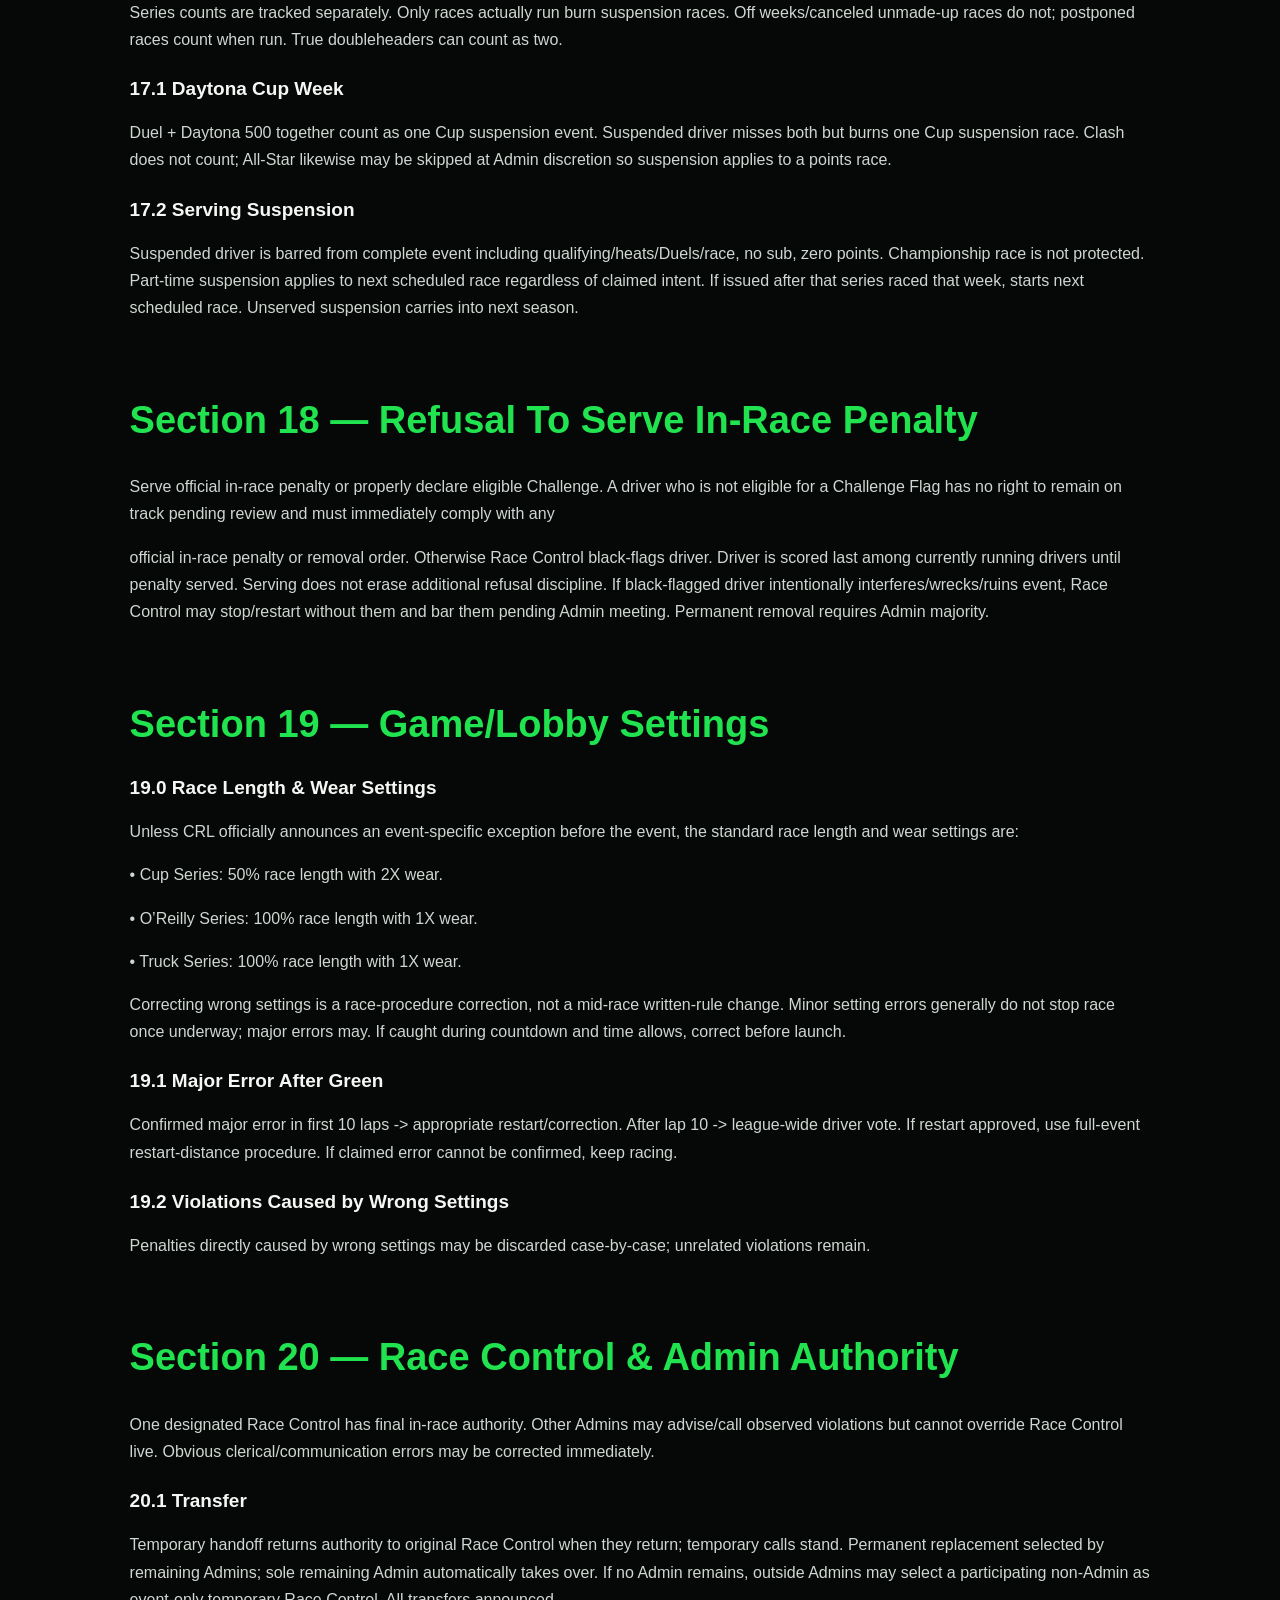
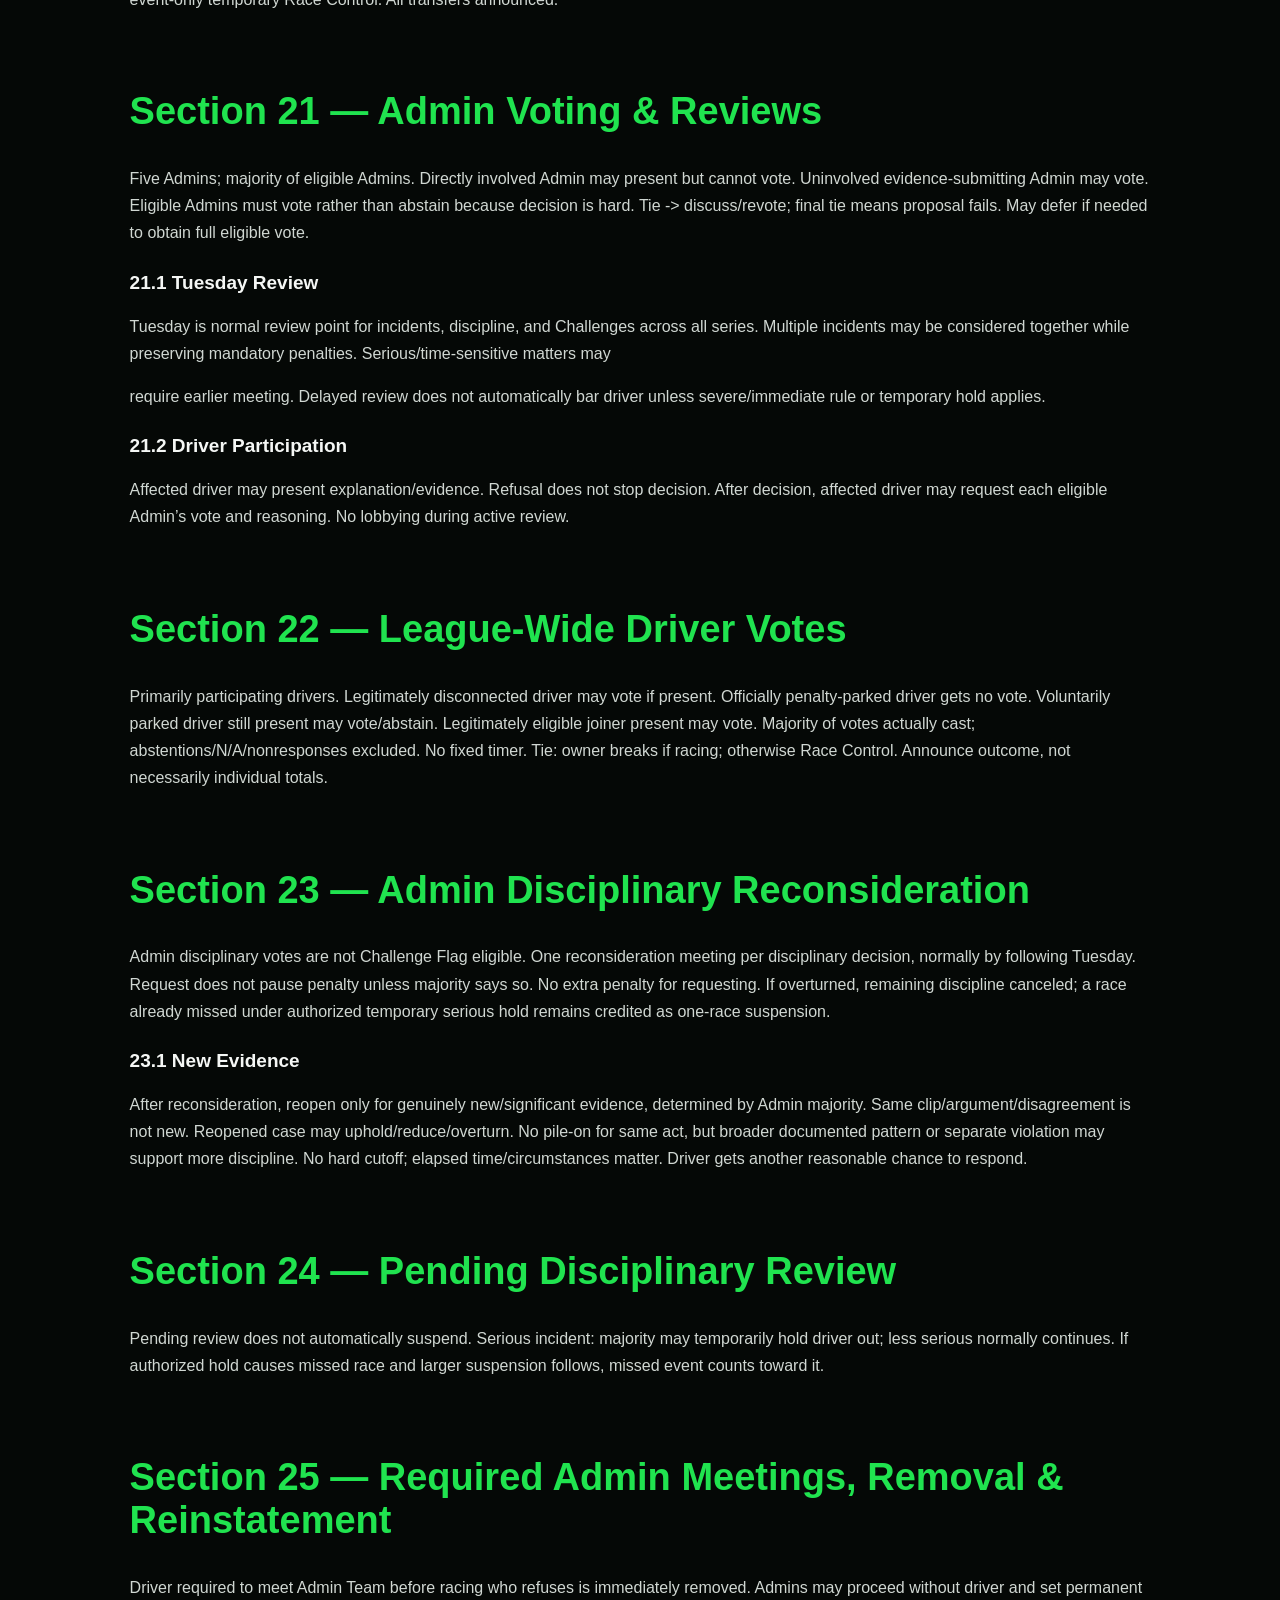
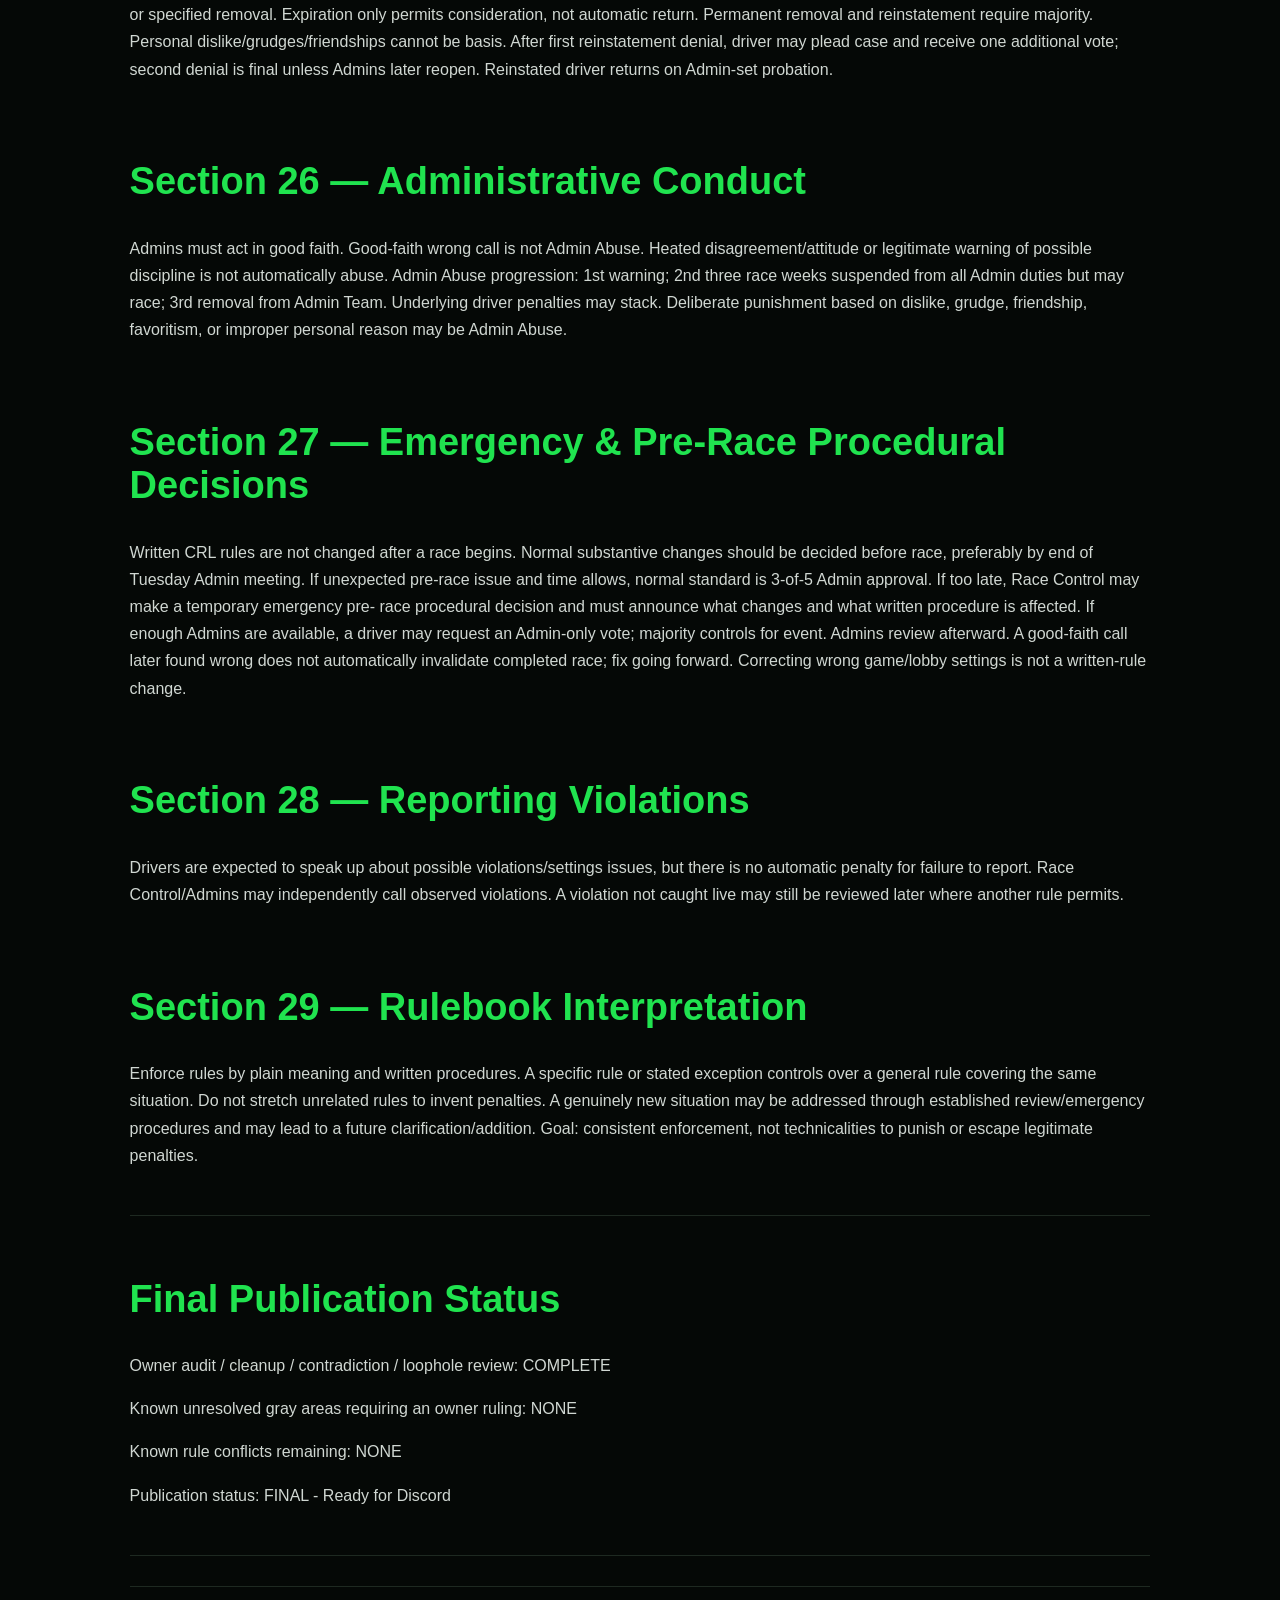
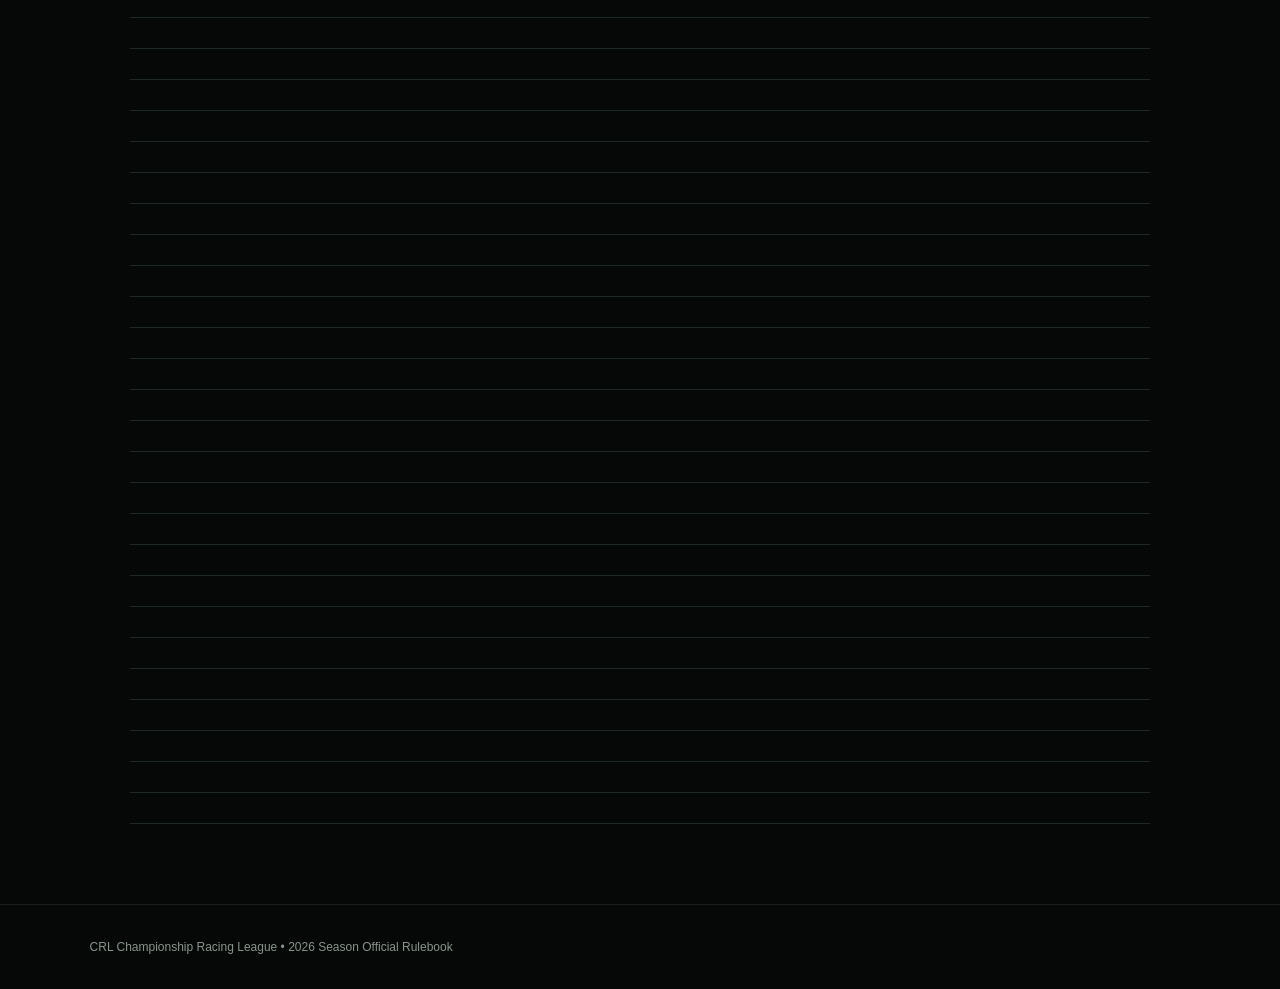
<file: rulebook.html>
<!doctype html><html lang="en"><head><meta charset="utf-8"><meta name="viewport" content="width=device-width,initial-scale=1"><title>CRL Official Rulebook — 2026 Season</title><link rel="stylesheet" href="styles.css?v=20261031-rules2"></head><body><header><a class="brand" href="index.html">CRL <span>Championship Racing League</span></a><button id="menu" aria-label="Open navigation">☰</button><nav><a href="index.html">Home</a><a href="schedule.html">Schedule</a><a href="standings.html">Standings</a><a href="results.html">Results</a><a href="drivers.html">Drivers</a><a href="records.html">Records</a><a href="rulebook.html">Rules</a><a href="about.html">About</a></nav></header><main class="rulebook-page"><div class="rulebook-hero"><p class="eyebrow">Official CRL • 2026 Season</p><h1>CRL Official Rulebook</h1><p>Official Final Rulebook • 29 Sections</p><p class="rule-note">CRL seasons are designated by the calendar year in which the season begins.</p></div><div class="rule-search"><label for="ruleSearch">Search the Rulebook</label><div class="rule-search-row"><input id="ruleSearch" type="search" placeholder="Try cautions, restarts, pit road, Lucky Dog…" autocomplete="off"><button id="prevRuleMatch" type="button" hidden>← Previous</button><button id="nextRuleMatch" type="button" hidden>Next →</button><button id="clearRuleSearch" type="button">Clear</button></div><p id="ruleSearchStatus" aria-live="polite">Search all 29 sections by word or phrase.</p></div><div class="rule-jump" aria-label="Rulebook section navigation"><a href="#section-1">1</a><a href="#section-2">2</a><a href="#section-3">3</a><a href="#section-4">4</a><a href="#section-5">5</a><a href="#section-6">6</a><a href="#section-7">7</a><a href="#section-8">8</a><a href="#section-9">9</a><a href="#section-10">10</a><a href="#section-11">11</a><a href="#section-12">12</a><a href="#section-13">13</a><a href="#section-14">14</a><a href="#section-15">15</a><a href="#section-16">16</a><a href="#section-17">17</a><a href="#section-18">18</a><a href="#section-19">19</a><a href="#section-20">20</a><a href="#section-21">21</a><a href="#section-22">22</a><a href="#section-23">23</a><a href="#section-24">24</a><a href="#section-25">25</a><a href="#section-26">26</a><a href="#section-27">27</a><a href="#section-28">28</a><a href="#section-29">29</a></div><article class="rulebook-content"><p>2026 Season - Official Final Rulebook Status: FINAL - Owner audit, contradiction review, loophole review, and October 7, 2026 update complete.</p>
<p>Interpretation: A specific rule or stated exception controls over a general rule covering the same situation.</p>
<section class="rule-section" id="section-1"><h2>Section 1 — Driver Status, Rosters &amp; Eligibility</h2>
<p>CRL drivers may compete as full-time or part-time drivers in a series. Full-time drivers are points/championship eligible. Only full-time drivers may reserve a car or truck number; part-time drivers do not reserve numbers.</p>
<p>A full-time driver who misses a regular-season race without an approved substitute receives zero championship points. If the driver never physically starts, no career start or finish is recorded. Missing a race by itself is not a rules violation.</p>
<h3>1.1 New Driver Advancement to Cup</h3>
<p>A new driver must complete five races in either Trucks or O’Reilly, all five in the same series, before a Cup approval vote. If denied, complete five more before a second vote. If denied again, remain in the lower series for the season; the following season the driver may become eligible for all three series. A race left early may count at Admin discretion.</p>
<p>Direct Cup Advancement Exception: A new driver may bypass the standard five-race lower-series requirement by completing at least three non-league evaluation races, with at least three CRL Admin Team members participating in each evaluation race. After the third evaluation race, the Admin Team may require a fourth evaluation race if additional observation is needed. Following the evaluation, at least three Admin Team members must vote to approve direct Cup entry. Evaluation races do not count toward official CRL championship points or career statistics. If direct advancement is not approved, the driver must follow the standard advancement procedure of completing five official races in either Trucks or O’Reilly (all five in the same series) before requesting Cup approval.</p>
<section class="rule-section" id="section-2"><h2>Section 2 — Race Participation &amp; Event Entry</h2>
<p>The race-day Facebook poll is headcount only. Qualifying starts at 8:30 p.m. Central for Cup and O’Reilly and 9:30 p.m. Central for Trucks. A driver who misses qualifying but enters before the race session begins loading may race from the rear behind qualifiers. Multiple late joiners use game/entry order. Once loading begins, new entries are closed.</p>
<p>A driver who never participates receives zero championship points and no career start.</p>
<h3>2.1 Technical Problems Before Start</h3>
<p>A driver already present with a legitimate technical issue between qualifying and launch may receive one short, reasonable reset attempt. If the driver participated in or attempted qualifying but cannot start after the reset, the driver is scored rather than treated as a no-show. Starting qualifying but disconnecting before a lap still counts as participation.</p>
<h3>2.2 Disconnect During Loading</h3>
<p>If a participating driver disconnects while loading, CRL backs out, recreates the lobby, restores original starting positions, and tries once more. A second failure is scored as a DNF in the applicable position.</p>
<section class="rule-section" id="section-3"><h2>Section 3 — Substitute Drivers</h2>
<p>A regular-season substitute must be an active part-time CRL driver who is otherwise eligible to compete in that series. A full-time driver may not substitute for another full-time driver, and drivers outside CRL are not eligible to substitute. The substitute must be approved before race start, and the event cannot be delayed while a substitute is found. Suspended drivers cannot use substitutes. No substitutes are allowed during the Chase or Championship Race.</p>
<p>The full-time driver receives all championship points and bonuses earned by the approved substitute. The substitute receives the personal career result. The substitute result does not count toward the full-time driver’s career average finish.</p>
<h3>3.1 Substitute Penalties</h3>
<p>Race/entry consequences follow the full-time entry where applicable; personal disciplinary consequences stay with the person who committed the violation unless a specific rule says otherwise. Substitute drivers are CRL drivers and are subject to the normal CRL racing and disciplinary rules. Any applicable race/entry penalty may also apply to the full-time entry under the shared-penalty rule.</p>
<section class="rule-section" id="section-4"><h2>Section 4 — Championship Points &amp; Scoring</h2>
<p>No stages or stage points in 2026. Normal points races award +1 for pole and +1 for fastest lap to points- eligible drivers.</p>
<h3>4.1 Daytona Duels</h3>
<p>Duels are championship-points races. No pole/fastest-lap bonus applies to Duels. The Duel winner is credited as the Daytona 500 pole winner. Approved-sub Duel points and Daytona 500 starting-position benefit belong to the full-time driver.</p>
<h3>4.2 Scoring Terminology</h3>
<p>DNF: a driver who qualified/participated and is treated as having started but does not finish is scored in the applicable finishing order and receives those points. A driver who qualified but is unable to complete the opening lap because of a crash or equivalent race-ending situation is listed as DNF, not DNS/No Start.</p>
<p>Parked: ordered out by Race Control but remains an official starter; the career result/start remains and counts toward average finish. When multiple drivers are parked, the first driver parked is scored lowest, the second driver parked is scored immediately above that driver, the third immediately above the second, and so on, unless a specific rule requires a different scoring result.</p>
<p>Zeroed Out: no finishing-position championship points and no bonuses, but remains a career start/result and counts toward average finish.</p>
<p>No Start / DNS: a driver who never starts or participates receives zero championship points and no career start/finish, except where a specific technical-failure/participation rule says the driver is scored.</p>
<section class="rule-section" id="section-5"><h2>Section 5 — The Chase &amp; Championship</h2>
<p>Top 10 eligible full-time drivers at Chase start remain eligible through the finale; no eliminations and no Chase substitutes.</p>
<p>Reset: 2100, 2075, 2065, 2060, 2055, 2050, 2045, 2040, 2035, 2030.</p>
<p>A missed Chase race is zero points but does not remove eligibility. Champion is the Chase driver with most points after the finale. Ties: most wins, then seconds, thirds, fourths, etc.</p>
<section class="rule-section" id="section-6"><h2>Section 6 — Starts, Restarts &amp; Choose Rule</h2>
<p>Drivers follow Race Control procedures. At the choose, drivers stay toward mid-track and Admins establish the cone location before the race. The normal pre-choose order is odd positions inside and even positions outside; after the choose, the restart lanes are determined by each driver&#x27;s choice.</p>
<p>Once the choose is complete, the field does not redo the choose because a driver pits, disconnects, disappears, or fails to take the assigned position. If a driver pits after the choose, the field takes the green as scheduled and that driver completes the stop and rejoins under green behind the field. If a driver disappears after the choose, cars behind the missing driver move forward in that same lane; the opposite lane is unchanged. A driver who fails to get into the assigned restart position in time falls to the rear and the restart is not delayed.</p>
<p>Once the restart is initiated, a driver may advance before the start/finish line while remaining in the assigned restart lane. A driver may not change lanes before the start/finish line solely to make a pass. A driver may leave the lane to avoid or pass a car directly ahead that has an obvious actual technical/control problem preventing normal acceleration; a merely slow or poor launch is not automatically a technical problem.</p>
<p>The leader and second-place/outside driver maintain pace speed side-by-side approaching the restart zone. The leader controls the restart and may accelerate anywhere inside the designated restart zone and calls &#x27;green.&#x27; If the second-place/outside driver goes before the leader initiates the restart, it is a jumped restart and carries a pass-through penalty. If the leader accelerates before entering the restart zone, the leader receives a pass-through. If the leader reaches the end of the restart zone without initiating the restart, the restart is fair game and drivers may accelerate without being penalized for beating the leader to it.</p>
<p>Laying back: first occurrence - restart called off and warning; second occurrence - the second-place/outside driver is sent to the rear and that lane moves forward. After three failed restart attempts, Race Control may restart the field single-file.</p>
<p>Restart/lineup consequences use the applicable established order: lead-lap cars first, then regular lap-down cars, Lucky Dog, wave-around cars, and applicable tail-end/penalty cars. Wreck-involved cars go to the rear of their applicable lap group where required; choose/procedural tail-end penalties go to the tail end of the longest line. Obvious pre-launch lineup or clerical errors may be corrected and announced.</p>
<p>No driver is penalized for movement, positioning, or another action caused solely by the game and outside the driver&#x27;s control.</p>
<section class="rule-section" id="section-7"><h2>Section 7 — Cautions, Red Flags &amp; Race Restarts</h2>
<h3>7.1 Current Caution Procedure</h3>
<p>Manual cautions are active for every CRL race; no separate pre-race activation announcement is required. In-game cautions also remain in effect.</p>
<h3>7.2 Manual Cautions — Active for Every Race</h3>
<p>A manual caution may be called when two different cars spin, whether together in the same incident or separately. Two spins by the same car do not meet the two-car requirement. Any additional manual cautions after that are at Race Control's discretion.</p>
<h3>7.2A Late-Race Manual Caution Procedure</h3>
<p>With 5 laps remaining or 4 laps remaining, Race Control has sole live discretion to determine whether an incident that otherwise satisfies the manual-caution criteria will result in a manual caution.</p>
<p>If Race Control calls a manual caution with 5 or 4 laps remaining, Race Control has sole discretion to determine whether pit road will be open or closed. There is no Choose Rule for that restart. After permitted pit stops, penalties, and lineup adjustments, the field lines up double-file by running order: odd-numbered positions inside/bottom and even-numbered positions outside/top. Race Control may hold the field for an additional caution lap when reasonably necessary to complete procedure or safely organize the restart.</p>
<p>Once the race is coming to 3 laps remaining / the lap counter shows 3 laps remaining, no manual caution may be called for any incident. From that point through the checkered flag, only a caution officially triggered by the game may place the race under caution. This late-race procedure is a specific exception to the normal Choose Rule and manual-caution procedure where they conflict.</p>
<h3>7.3 Lucky Dog</h3>
<p>First car one or more laps down regains one lap, passes the field, rejoins, then may pit normally. If the driver otherwise eligible for the Lucky Dog is involved in the incident that brought out the caution, that driver will not receive the Lucky Dog. No Lucky Dog will be awarded for that caution.</p>
<h3>7.4 Wave Around</h3>
<p>Only if every lead-lap car pits. If one stays out, no wave around. A wave-around driver may not pit afterward before choose/restart; doing so is a pass-through. A Lucky Dog still a lap down may also take a wave around if all lead-lap cars pit.</p>
<h3>7.5 Communications Red Flag</h3>
<p>For widespread party/voice failure, Race Control may red-flag. Drivers stop safely on backstretch; Admin may park sideways at S/F as signal. Restore last valid S/F order when communications return.</p>
<h3>7.6 Disconnect After Green</h3>
<p>Within first 10 laps, a legitimate disconnect may trigger a full restart from original order/length. Normally up to two early restarts. A third within 10 laps requires a driver vote and may include defined shortened-race choices. Third is final guaranteed restart. After lap 10, disconnect normally becomes DNF/scored by applicable order.</p>
<h3>7.7 Full Event Restart</h3>
<p>Before ~25%: original distance. Approaching halfway but below halfway: approximately half distance. At/after halfway: Race Control sets appropriate reduced distance. Restart begins with administrative caution to reconstruct order and allow reasonable pit stops for adjustments. Damage/fuel/tire wear are not recreated. Legitimately lapped cars have status restored as closely as possible. Legitimate disconnected drivers may rejoin lead lap; disconnect-lost laps are not recreated. Parked drivers may not return. Original qualifying/pole bonus remains; fastest lap comes from completed restarted race. Existing warnings/penalties carry unless the restart reason directly invalidates them. Both portions are one event and per-race progression does not reset.</p>
<section class="rule-section" id="section-8"><h2>Section 8 — Pit Road Procedures</h2>
<p>On green-flag pit stops, call &#x27;pitting&#x27; before Turn 3 entry. If the mic fails, drop to the apron on the backstretch for about three seconds as the visual signal. The green-flag pitting call is not required during a manual/administrative caution when Race Control is controlling the field and announcing when pit road is open. Use access roads where applicable. Merge on the backstretch when safe; Daytona, Talladega, and Pocono may merge before Turn 1 if clear. Final-lap pit entry for any reason = DQ to last-place points.</p>
<section class="rule-section" id="section-9"><h2>Section 9 — On-Track Racing Rules</h2>
<p>Normal racing contact is not automatically a violation; Race Control/Admins consider circumstances and evidence.</p>
<h3>9.1 Apron / Out of Bounds</h3>
<p>Apron allowed where NASCAR allows it. Out of bounds for competitive advantage at Daytona, Talladega, and EchoPark/Atlanta. Road-course limits are primarily game-enforced. No intentional below-line move to advance, attempt a pass, maintain a position, or avoid losing one. Being forced below, avoiding a wreck, or loss of control is not automatically a violation; any gained advantage must be surrendered safely.</p>
<section class="rule-section" id="section-10"><h2>Section 10 — Challenge Flags</h2>
<p>Full-time drivers only. Three flags per series per season, tracked independently. Admins have no special flags.</p>
<h3>10.1-10.3 Declaration and Review</h3>
<p>Challenge an eligible official ruling immediately when announced. Required clip/evidence is due by 8:00 PM Central the following Tuesday. Missing the deadline means there is no valid review and the original ruling stands. Race Control is an active race participant and is not expected to stop racing to review video during the event; judgment-call video review occurs through the Challenge/Admin review process. The Admin Team normally reviews Tuesday and should decide by the end of the meeting; notify the driver as soon as practical. At least two eligible Admins participate. A directly involved Admin may present but cannot vote; an uninvolved Admin who submits evidence may vote. The violation must be established by the required Admin decision; inconclusive evidence does not establish the violation.</p>
<h3>10.4 Successful Challenge</h3>
<p>Penalty removed, flag retained, violation removed from progression.</p>
<h3>10.5 Failed Challenge</h3>
<p>Original ruling stands, flag lost, plus choice of 25-point deduction OR being held/parked two laps at next start in that series. Choice before green; no choice defaults to 25 points. Stacks with original penalty.</p>
<h3>10.6 Suspension Under Challenge</h3>
<p>A properly challenged suspension may allow the driver to race pending review unless a specific immediate- safety/removal rule controls. Win: suspension disappears/no failed-Challenge penalty. Loss: original suspension served next applicable race; failed-Challenge consequence served separately afterward.</p>
<h3>10.7 Admin Challenge of Race Control No-Call</h3>
<p>Race Control has final in-race authority. A full-time Admin in that series may use their personal flag against Race Control’s no-call. If Admin wins, violation becomes active; affected driver may challenge. If driver then wins, driver keeps flag and Admin loses theirs and serves failed-Challenge consequence. If driver loses, original violation plus failed-Challenge consequence apply. Admin without a flag may still bring evidence to Tuesday review.</p>
<section class="rule-section" id="section-11"><h2>Section 11 — Party/Lag Procedure</h2>
<p>Two independent nearby-driver lag callouts require the driver to drop safely to rear. Five consecutive stable laps before normal racing resumes. Lag returns = two new callouts; unlimited stabilization attempts. Inside final 15, driver may choose to race at own risk.</p>
<p>Per-race lag-incident progression: 1st warning; 2nd green pass-through/rear as applicable; 3rd 25-point deduction; further incidents inside final 15 may trigger Admin-vote suspension. Admins determine lag causation by video. Incidents while actively/safely dropping rear are treated differently.</p>
<section class="rule-section" id="section-12"><h2>Section 12 — Communications</h2>
<p>Intentionally muting another active driver = 10-point deduction. Failure to share required race-party audio with official stream = separate 25-point deduction. Both may stack to 35.</p>
<section class="rule-section" id="section-13"><h2>Section 13 — Intentional Wrecking &amp; Retaliation</h2>
<p>Intentional wrecking or intentional attempt is prohibited; an attempt counts even if target saves it. Threat alone is not an offense without an attempt.</p>
<h3>13.1 Evidence</h3>
<p>Video is required unless there is a direct admission to Admin/Race Control. A direct admission cannot later be withdrawn as merely heat-of-the-moment. The driver is presumed not to have committed the alleged intentional act unless the available evidence establishes it. Admins use the totality of objective evidence, including car behavior, RPM, lift/no-lift when observable, engine sound, avoidance, context/threats, and network/game bubble. Impossible pedal evidence is not required. Inconclusive intent means no intentional- wrecking call, although a lesser supported violation may still apply. No majority establishing intent means the allegation fails.</p>
<h3>13.2 First Personal Offense</h3>
<p>Immediate park plus 3 Cup, 3 O’Reilly, and 3 Truck race suspensions, served separately/non-concurrently. Driver receives absolute last-place championship points based on field size.</p>
<h3>13.3 Racing Under Challenge</h3>
<p>A full-time driver properly challenging the first call may remain racing while pending. Part-time and substitute drivers are not eligible for Challenge Flags; if Race Control calls a part-time or substitute driver for intentional wrecking or an intentional attempt, that driver must immediately park and leave the event and may not remain on track pending post-race review. A second intentional wreck/attempt in the same race by a driver who is eligible to remain racing under a properly declared Challenge causes immediate removal and zero-out: no finish points or bonuses, but race remains a parked career start/result and counts toward average finish. Removed pole bonus passes to next eligible qualifier; fastest-lap bonus goes to eligible fastest-lap driver from completed race. Both offenses count personally. Failed original Challenge also applies its original and failed-Challenge penalties; Admins may add discipline. Race Control may restart without offender if necessary.</p>
<h3>13.4 Second Personal Offense</h3>
<p>100-point deduction plus another 3-race suspension in Cup, O’Reilly, and Trucks, served separately.</p>
<h3>13.5 Third Personal Offense</h3>
<p>Removal from CRL.</p>
<section class="rule-section" id="section-14"><h2>Section 14 — Race Manipulation</h2>
<p>Normal team strategy such as push/block/choose not to pass is legal. Drag-braking or another act solely to manipulate finish/points/result is prohibited. Knowingly lying about settings to force a restart because something bad happened is race manipulation.</p>
<section class="rule-section" id="section-15"><h2>Section 15 — Penalties &amp; Disciplinary Progression</h2>
<p>Specific-rule penalties control. General ladder when no specific penalty: 1st Official Warning; 2nd 25-point deduction; 3rd 2-race suspension; 4th/subsequent Admin Team Review for heavier points, suspension, or removal.</p>
<p>Same-rule progression follows driver CRL-wide. Points deduction applies in series where violation occurred. Part-time drivers remain subject; Admins choose an appropriate alternative when points cannot meaningfully apply.</p>
<h3>15.1 Overlapping Violations</h3>
<p>Do not stack substantially overlapping rules for the same underlying action. Apply the more severe penalty; same type/level means serve one. Truly separate acts may stack, including independent Code of Conduct misconduct. Mere disagreement/upset is not extra misconduct; escalation, threats, abuse, or refusal of legitimate instructions may be.</p>
<section class="rule-section" id="section-16"><h2>Section 16 — Official Warnings &amp; Probation</h2>
<p>Named-driver official warning starts probation; general field warning does not. Normal probation is five applicable races, with scope set by violation. Five clean races do not erase original violation for season progression. During active probation, another violation may advance overall discipline even if under a different rule; specific mandatory penalties still control. Prior documented substantially similar conduct may be considered after probation.</p>
<section class="rule-section" id="section-17"><h2>Section 17 — Suspensions</h2>
<p>Series counts are tracked separately. Only races actually run burn suspension races. Off weeks/canceled unmade-up races do not; postponed races count when run. True doubleheaders can count as two.</p>
<h3>17.1 Daytona Cup Week</h3>
<p>Duel + Daytona 500 together count as one Cup suspension event. Suspended driver misses both but burns one Cup suspension race. Clash does not count; All-Star likewise may be skipped at Admin discretion so suspension applies to a points race.</p>
<h3>17.2 Serving Suspension</h3>
<p>Suspended driver is barred from complete event including qualifying/heats/Duels/race, no sub, zero points. Championship race is not protected. Part-time suspension applies to next scheduled race regardless of claimed intent. If issued after that series raced that week, starts next scheduled race. Unserved suspension carries into next season.</p>
<section class="rule-section" id="section-18"><h2>Section 18 — Refusal To Serve In-Race Penalty</h2>
<p>Serve official in-race penalty or properly declare eligible Challenge. A driver who is not eligible for a Challenge Flag has no right to remain on track pending review and must immediately comply with any</p>
<p>official in-race penalty or removal order. Otherwise Race Control black-flags driver. Driver is scored last among currently running drivers until penalty served. Serving does not erase additional refusal discipline. If black-flagged driver intentionally interferes/wrecks/ruins event, Race Control may stop/restart without them and bar them pending Admin meeting. Permanent removal requires Admin majority.</p>
<section class="rule-section" id="section-19"><h2>Section 19 — Game/Lobby Settings</h2>
<h3>19.0 Race Length &amp; Wear Settings</h3>
<p>Unless CRL officially announces an event-specific exception before the event, the standard race length and wear settings are:</p>
<p>• Cup Series: 50% race length with 2X wear.</p>
<p>• O’Reilly Series: 100% race length with 1X wear.</p>
<p>• Truck Series: 100% race length with 1X wear.</p>
<p>Correcting wrong settings is a race-procedure correction, not a mid-race written-rule change. Minor setting errors generally do not stop race once underway; major errors may. If caught during countdown and time allows, correct before launch.</p>
<h3>19.1 Major Error After Green</h3>
<p>Confirmed major error in first 10 laps -&gt; appropriate restart/correction. After lap 10 -&gt; league-wide driver vote. If restart approved, use full-event restart-distance procedure. If claimed error cannot be confirmed, keep racing.</p>
<h3>19.2 Violations Caused by Wrong Settings</h3>
<p>Penalties directly caused by wrong settings may be discarded case-by-case; unrelated violations remain.</p>
<section class="rule-section" id="section-20"><h2>Section 20 — Race Control &amp; Admin Authority</h2>
<p>One designated Race Control has final in-race authority. Other Admins may advise/call observed violations but cannot override Race Control live. Obvious clerical/communication errors may be corrected immediately.</p>
<h3>20.1 Transfer</h3>
<p>Temporary handoff returns authority to original Race Control when they return; temporary calls stand. Permanent replacement selected by remaining Admins; sole remaining Admin automatically takes over. If no Admin remains, outside Admins may select a participating non-Admin as event-only temporary Race Control. All transfers announced.</p>
<section class="rule-section" id="section-21"><h2>Section 21 — Admin Voting &amp; Reviews</h2>
<p>Five Admins; majority of eligible Admins. Directly involved Admin may present but cannot vote. Uninvolved evidence-submitting Admin may vote. Eligible Admins must vote rather than abstain because decision is hard. Tie -&gt; discuss/revote; final tie means proposal fails. May defer if needed to obtain full eligible vote.</p>
<h3>21.1 Tuesday Review</h3>
<p>Tuesday is normal review point for incidents, discipline, and Challenges across all series. Multiple incidents may be considered together while preserving mandatory penalties. Serious/time-sensitive matters may</p>
<p>require earlier meeting. Delayed review does not automatically bar driver unless severe/immediate rule or temporary hold applies.</p>
<h3>21.2 Driver Participation</h3>
<p>Affected driver may present explanation/evidence. Refusal does not stop decision. After decision, affected driver may request each eligible Admin’s vote and reasoning. No lobbying during active review.</p>
<section class="rule-section" id="section-22"><h2>Section 22 — League-Wide Driver Votes</h2>
<p>Primarily participating drivers. Legitimately disconnected driver may vote if present. Officially penalty-parked driver gets no vote. Voluntarily parked driver still present may vote/abstain. Legitimately eligible joiner present may vote. Majority of votes actually cast; abstentions/N/A/nonresponses excluded. No fixed timer. Tie: owner breaks if racing; otherwise Race Control. Announce outcome, not necessarily individual totals.</p>
<section class="rule-section" id="section-23"><h2>Section 23 — Admin Disciplinary Reconsideration</h2>
<p>Admin disciplinary votes are not Challenge Flag eligible. One reconsideration meeting per disciplinary decision, normally by following Tuesday. Request does not pause penalty unless majority says so. No extra penalty for requesting. If overturned, remaining discipline canceled; a race already missed under authorized temporary serious hold remains credited as one-race suspension.</p>
<h3>23.1 New Evidence</h3>
<p>After reconsideration, reopen only for genuinely new/significant evidence, determined by Admin majority. Same clip/argument/disagreement is not new. Reopened case may uphold/reduce/overturn. No pile-on for same act, but broader documented pattern or separate violation may support more discipline. No hard cutoff; elapsed time/circumstances matter. Driver gets another reasonable chance to respond.</p>
<section class="rule-section" id="section-24"><h2>Section 24 — Pending Disciplinary Review</h2>
<p>Pending review does not automatically suspend. Serious incident: majority may temporarily hold driver out; less serious normally continues. If authorized hold causes missed race and larger suspension follows, missed event counts toward it.</p>
<section class="rule-section" id="section-25"><h2>Section 25 — Required Admin Meetings, Removal &amp; Reinstatement</h2>
<p>Driver required to meet Admin Team before racing who refuses is immediately removed. Admins may proceed without driver and set permanent or specified removal. Expiration only permits consideration, not automatic return. Permanent removal and reinstatement require majority. Personal dislike/grudges/friendships cannot be basis. After first reinstatement denial, driver may plead case and receive one additional vote; second denial is final unless Admins later reopen. Reinstated driver returns on Admin-set probation.</p>
<section class="rule-section" id="section-26"><h2>Section 26 — Administrative Conduct</h2>
<p>Admins must act in good faith. Good-faith wrong call is not Admin Abuse. Heated disagreement/attitude or legitimate warning of possible discipline is not automatically abuse. Admin Abuse progression: 1st warning; 2nd three race weeks suspended from all Admin duties but may race; 3rd removal from Admin Team. Underlying driver penalties may stack. Deliberate punishment based on dislike, grudge, friendship, favoritism, or improper personal reason may be Admin Abuse.</p>
<section class="rule-section" id="section-27"><h2>Section 27 — Emergency &amp; Pre-Race Procedural Decisions</h2>
<p>Written CRL rules are not changed after a race begins. Normal substantive changes should be decided before race, preferably by end of Tuesday Admin meeting. If unexpected pre-race issue and time allows, normal standard is 3-of-5 Admin approval. If too late, Race Control may make a temporary emergency pre- race procedural decision and must announce what changes and what written procedure is affected. If enough Admins are available, a driver may request an Admin-only vote; majority controls for event. Admins review afterward. A good-faith call later found wrong does not automatically invalidate completed race; fix going forward. Correcting wrong game/lobby settings is not a written-rule change.</p>
<section class="rule-section" id="section-28"><h2>Section 28 — Reporting Violations</h2>
<p>Drivers are expected to speak up about possible violations/settings issues, but there is no automatic penalty for failure to report. Race Control/Admins may independently call observed violations. A violation not caught live may still be reviewed later where another rule permits.</p>
<section class="rule-section" id="section-29"><h2>Section 29 — Rulebook Interpretation</h2>
<p>Enforce rules by plain meaning and written procedures. A specific rule or stated exception controls over a general rule covering the same situation. Do not stretch unrelated rules to invent penalties. A genuinely new situation may be addressed through established review/emergency procedures and may lead to a future clarification/addition. Goal: consistent enforcement, not technicalities to punish or escape legitimate penalties.</p>
</section><section class="rule-section"><h2>Final Publication Status</h2>
<p>Owner audit / cleanup / contradiction / loophole review: COMPLETE</p>
<p>Known unresolved gray areas requiring an owner ruling: NONE</p>
<p>Known rule conflicts remaining: NONE</p>
<p>Publication status: FINAL - Ready for Discord</p>
</section></article></main><footer>CRL Championship Racing League • 2026 Season Official Rulebook</footer><script src="app.js?v=20261031-rules1"></script><script>
const q=document.getElementById('ruleSearch'),clear=document.getElementById('clearRuleSearch'),status=document.getElementById('ruleSearchStatus'),prev=document.getElementById('prevRuleMatch'),next=document.getElementById('nextRuleMatch'),content=document.querySelector('.rulebook-content');let matches=[],matchIndex=0;
function clearMarks(){content.querySelectorAll('mark.rule-match').forEach(m=>m.replaceWith(document.createTextNode(m.textContent)));content.normalize();}
function buildMatches(term){clearMarks();matches=[];if(!term)return;const lower=term.toLowerCase(),walker=document.createTreeWalker(content,NodeFilter.SHOW_TEXT);const nodes=[];while(walker.nextNode()){const n=walker.currentNode;if(n.parentElement&&n.parentElement.tagName!=='MARK'&&n.nodeValue.toLowerCase().includes(lower))nodes.push(n)}nodes.forEach(node=>{const text=node.nodeValue,low=text.toLowerCase(),frag=document.createDocumentFragment();let pos=0,idx;while((idx=low.indexOf(lower,pos))!==-1){frag.append(document.createTextNode(text.slice(pos,idx)));const mark=document.createElement('mark');mark.className='rule-match';mark.textContent=text.slice(idx,idx+term.length);frag.append(mark);matches.push(mark);pos=idx+term.length}frag.append(document.createTextNode(text.slice(pos)));node.replaceWith(frag)})}
function goMatch(i){if(!matches.length)return;matches.forEach(m=>m.classList.remove('active'));matchIndex=(i+matches.length)%matches.length;const m=matches[matchIndex];m.classList.add('active');m.scrollIntoView({behavior:'smooth',block:'center'});status.textContent=(matchIndex+1)+' of '+matches.length+' matches for “'+q.value.trim()+'”.';}
function searchRules(){const term=q.value.trim();buildMatches(term);prev.hidden=next.hidden=matches.length<2;if(!term){status.textContent='Search all 29 sections by word or phrase.';return}if(matches.length){matchIndex=0;goMatch(0)}else status.textContent='No matching rule found for “'+term+'”.';}
q.addEventListener('search',searchRules);q.addEventListener('keydown',e=>{if(e.key==='Enter'){e.preventDefault();searchRules()}});prev.addEventListener('click',()=>goMatch(matchIndex-1));next.addEventListener('click',()=>goMatch(matchIndex+1));clear.addEventListener('click',()=>{q.value='';clearMarks();matches=[];prev.hidden=next.hidden=true;status.textContent='Search all 29 sections by word or phrase.';q.focus()});
</script></body></html>
</file>
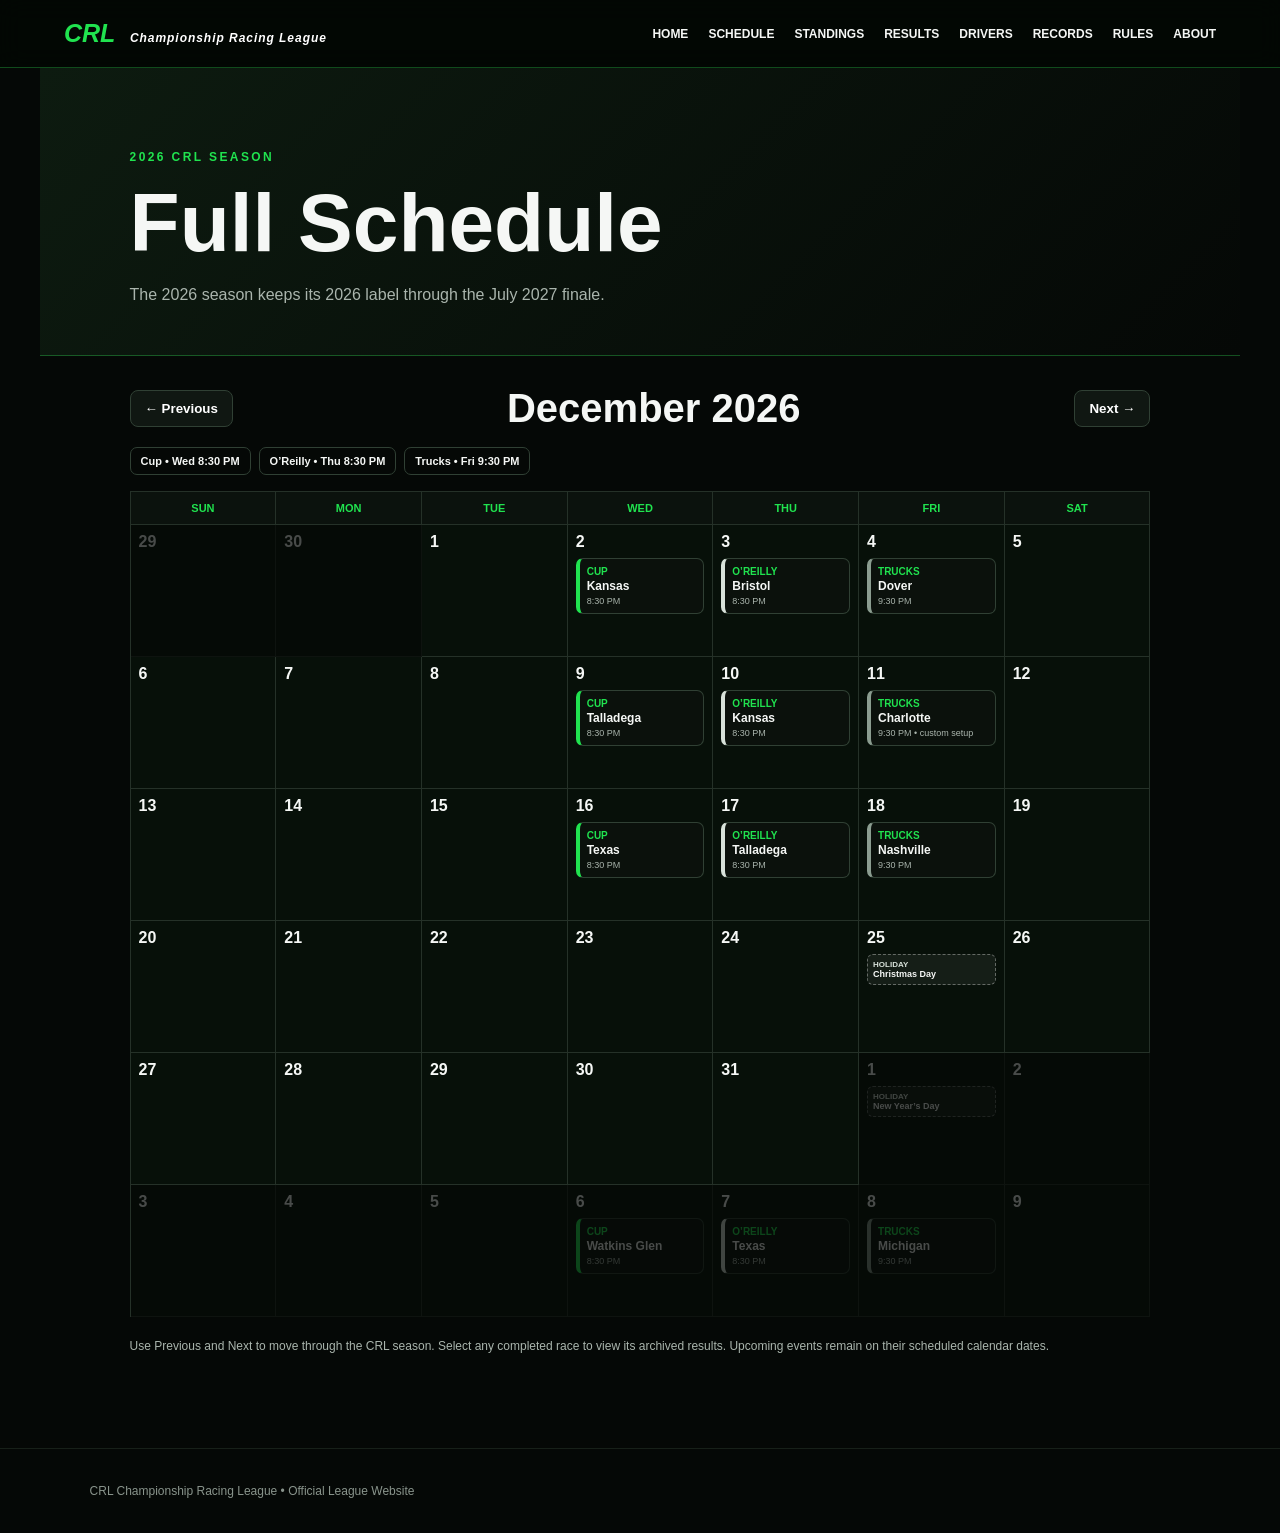
<file: schedule.html>
<!doctype html><html><head><meta charset="utf-8"><meta name="viewport" content="width=device-width,initial-scale=1"><title>CRL 2026 Schedule</title><link rel="stylesheet" href="styles.css?v=20261031-cal4"></head><body><header><a class="brand" href="index.html">CRL <span>Championship Racing League</span></a><button id="menu">☰</button><nav><a href="index.html">Home</a><a href="schedule.html">Schedule</a><a href="standings.html">Standings</a><a href="results.html">Results</a><a href="drivers.html">Drivers</a><a href="records.html">Records</a><a href="rulebook.html">Rules</a><a href="about.html">About</a></nav></header><main class="rulebook-page"><div class="rulebook-hero"><p class="eyebrow">2026 CRL Season</p><h1>Full Schedule</h1><p class="rule-note">The 2026 season keeps its 2026 label through the July 2027 finale.</p></div><article class="rulebook-content"><div class="calendar-toolbar"><button id="prevMonth" type="button">← Previous</button><h2 id="calendarTitle"></h2><button id="nextMonth" type="button">Next →</button></div><div class="calendar-legend"><span class="cal-key cup">Cup • Wed 8:30 PM</span><span class="cal-key oreilly">O’Reilly • Thu 8:30 PM</span><span class="cal-key trucks">Trucks • Fri 9:30 PM</span></div><div class="calendar-scroll"><div id="calendar" class="crl-calendar"></div></div><p class="audit-note">Use Previous and Next to move through the CRL season. Select any completed race to view its archived results. Upcoming events remain on their scheduled calendar dates.</p></article></main><footer>CRL Championship Racing League • Official League Website</footer><script src="league-data.js?v=20261031-cal5"></script><script>
const menuBtn=document.getElementById("menu"),menuNav=document.querySelector("nav");if(menuBtn&&menuNav){menuBtn.addEventListener("click",()=>menuNav.classList.toggle("open"));menuNav.querySelectorAll("a").forEach(a=>a.addEventListener("click",()=>menuNav.classList.remove("open")))}
const D=CRL_DATA, seriesNames={cup:"Cup",oreilly:"O’Reilly",trucks:"Trucks"}, times={cup:"8:30 PM",oreilly:"8:30 PM",trucks:"9:30 PM"};
const allEvents=[];Object.entries(D.schedules).forEach(([series,arr])=>arr.forEach(e=>{if(e[1]!=="CRL EVENT")allEvents.push({series,date:e[0],track:e[1],note:e[2]||""})}));
const resultIds={cup:{"2026-09-28":"cup-clash-daytona","2026-09-29":"cup-duel-daytona","2026-09-30":"cup-daytona-500","2026-10-07":"cup-atlanta","2026-10-14":"cup-cota","2026-10-21":"cup-phoenix","2026-10-28":"cup-las-vegas","2026-11-04":"cup-darlington-2026","2026-11-11":"cup-martinsville-2026"},oreilly:{"2026-10-01":"oreilly-daytona","2026-10-08":"oreilly-atlanta","2026-10-15":"oreilly-cota","2026-10-22":"oreilly-phoenix","2026-10-29":"oreilly-las-vegas","2026-11-05":"oreilly-darlington-2026","2026-11-12":"oreilly-martinsville-2026"},trucks:{"2026-10-02":"trucks-daytona","2026-10-09":"trucks-atlanta","2026-10-16":"trucks-st-petersburg","2026-10-23":"trucks-darlington","2026-10-30":"trucks-rockingham","2026-11-06":"trucks-bristol-2026","2026-11-13":"trucks-texas-2026"}};
const holidays={
"2026-10-12":"Columbus Day","2026-11-11":"Veterans Day","2026-11-26":"Thanksgiving Day","2026-12-25":"Christmas Day",
"2027-01-01":"New Year’s Day","2027-01-18":"Martin Luther King Jr. Day","2027-02-15":"Washington’s Birthday",
"2027-05-31":"Memorial Day","2027-06-18":"Juneteenth (observed)","2027-07-05":"Independence Day (observed)"
};
const dates=allEvents.map(x=>x.date).sort();
const now=new Date();let viewYear=now.getFullYear(),viewMonth=now.getMonth();
function key(y,m,d){return y+"-"+String(m+1).padStart(2,"0")+"-"+String(d).padStart(2,"0")}
const todayKey=key(now.getFullYear(),now.getMonth(),now.getDate());
function renderCalendar(){const title=document.getElementById("calendarTitle"),cal=document.getElementById("calendar");title.textContent=new Date(viewYear,viewMonth,1).toLocaleDateString(undefined,{month:"long",year:"numeric"});const days=["Sun","Mon","Tue","Wed","Thu","Fri","Sat"];let out=days.map(d=>'<div class="cal-weekday">'+d+'</div>').join("");const start=new Date(viewYear,viewMonth,1).getDay(),total=new Date(viewYear,viewMonth+1,0).getDate(),prevTotal=new Date(viewYear,viewMonth,0).getDate();for(let cell=0;cell<42;cell++){let day=cell-start+1,cy=viewYear,cm=viewMonth,muted=false;if(day<1){day=prevTotal+day;cm--;if(cm<0){cm=11;cy--}muted=true}else if(day>total){day-=total;cm++;if(cm>11){cm=0;cy++}muted=true}const k=key(cy,cm,day),events=allEvents.filter(x=>x.date===k),holiday=holidays[k];out+='<div class="cal-day '+(muted?"muted":"")+'"><div class="cal-date">'+day+'</div>'+(holiday?'<div class="cal-holiday"><b>Holiday</b><span>'+holiday+'</span></div>':'')+events.map(x=>{const id=resultIds[x.series]?.[x.date],completed=Boolean(id)&&x.date<todayKey,tag=completed?'a':'div',href=completed?' href="results.html#'+id+'" aria-label="View '+seriesNames[x.series]+' '+x.track+' results"':'';return '<'+tag+href+' class="cal-event '+x.series+(completed?' completed clickable-result':'')+'"><b>'+seriesNames[x.series]+'</b><span>'+x.track+'</span><small>'+times[x.series]+(x.note?' • '+x.note:'')+(completed?' • View results':'')+'</small></'+tag+'>'}).join("")+'</div>'}cal.innerHTML=out;document.getElementById("prevMonth").disabled=false;document.getElementById("nextMonth").disabled=false}
document.getElementById("prevMonth").onclick=()=>{viewMonth--;if(viewMonth<0){viewMonth=11;viewYear--}renderCalendar()};document.getElementById("nextMonth").onclick=()=>{viewMonth++;if(viewMonth>11){viewMonth=0;viewYear++}renderCalendar()};renderCalendar();
</script><style>.cal-event.clickable-result{display:block;color:inherit;text-decoration:none;cursor:pointer;outline-offset:3px}.cal-event.clickable-result:hover,.cal-event.clickable-result:focus-visible{filter:brightness(1.2);text-decoration:underline;box-shadow:inset 0 0 0 2px currentColor}.cal-event.clickable-result:focus-visible{outline:2px solid currentColor}</style></body></html>
</file>
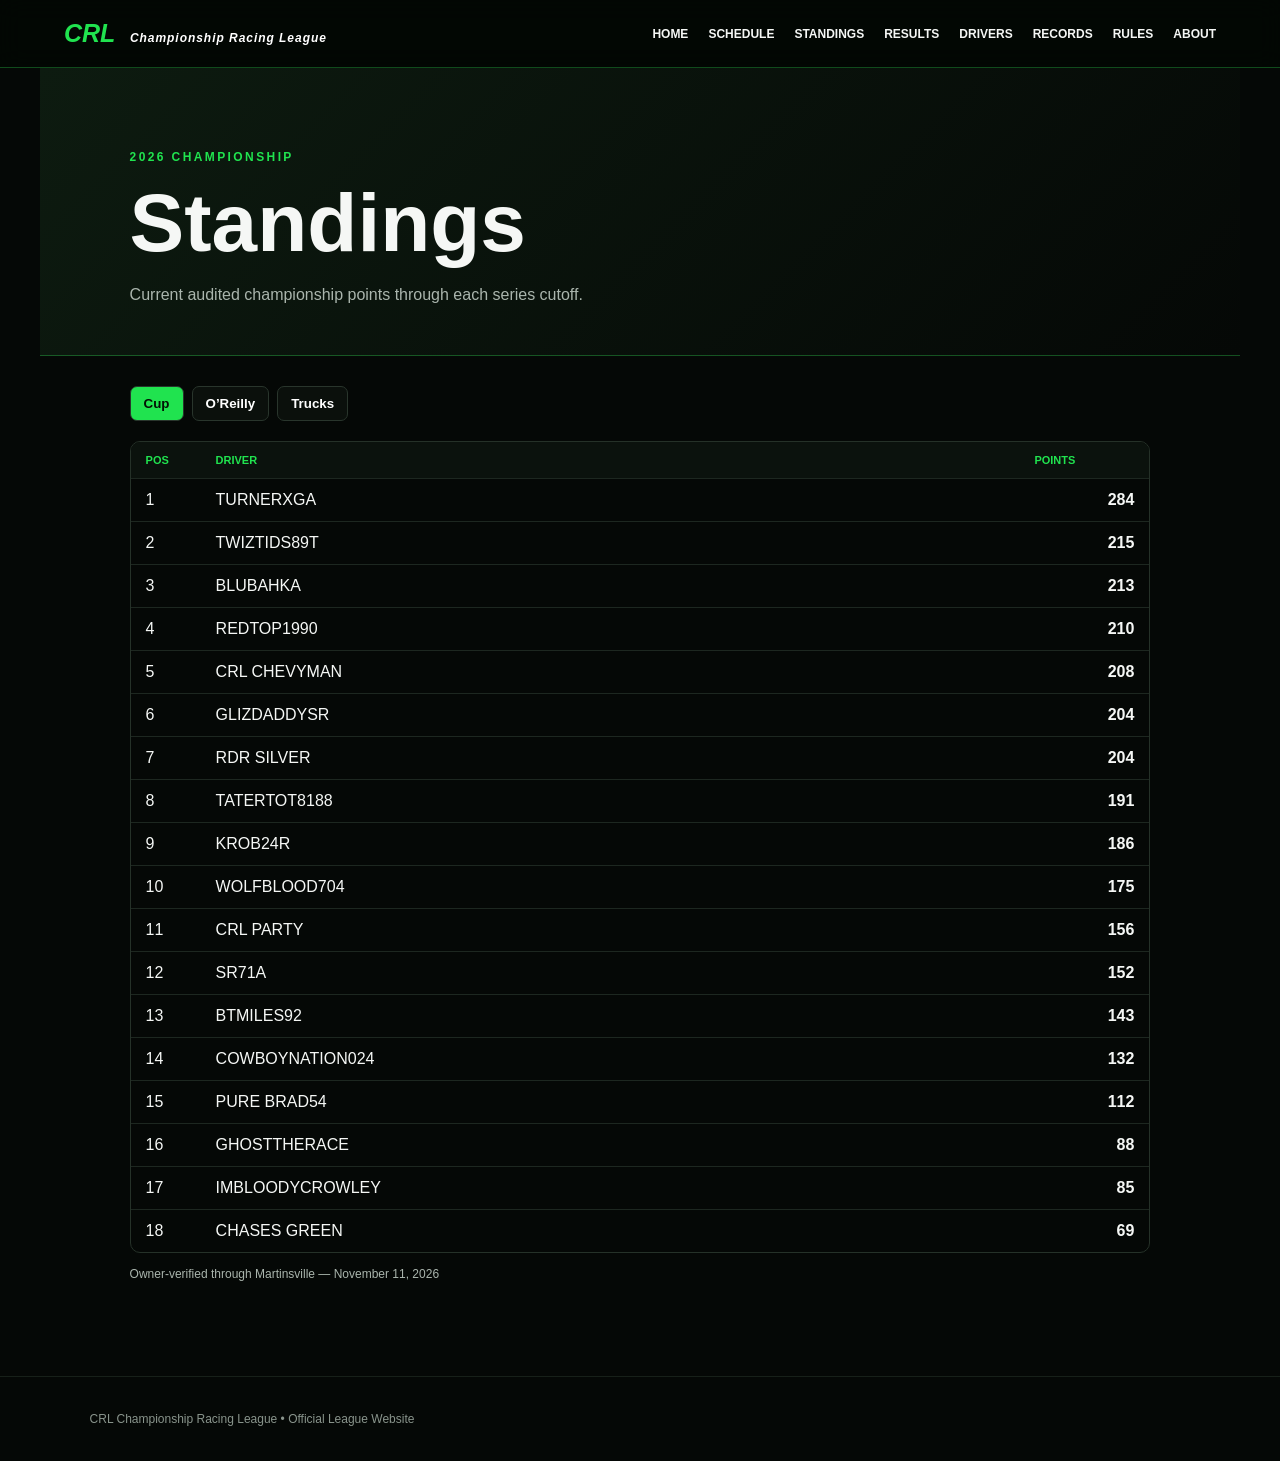
<file: standings.html>
<!doctype html><html><head><meta charset="utf-8"><meta name="viewport" content="width=device-width,initial-scale=1"><title>CRL 2026 Standings</title><link rel="stylesheet" href="styles.css"></head><body><header><a class="brand" href="index.html">CRL <span>Championship Racing League</span></a><button id="menu">☰</button><nav><a href="index.html">Home</a><a href="schedule.html">Schedule</a><a href="standings.html">Standings</a><a href="results.html">Results</a><a href="drivers.html">Drivers</a><a href="records.html">Records</a><a href="rulebook.html">Rules</a><a href="about.html">About</a></nav></header><main class="rulebook-page"><div class="rulebook-hero"><p class="eyebrow">2026 Championship</p><h1>Standings</h1><p class="rule-note">Current audited championship points through each series cutoff.</p></div><article class="rulebook-content"><div class="tabs standings-tabs"><button class="active" data-stand="cup">Cup</button><button data-stand="oreilly">O’Reilly</button><button data-stand="trucks">Trucks</button></div><div id="standingsTable" class="standings-table"></div><p class="audit-note" id="standingsAudit"></p></article></main><footer>CRL Championship Racing League • Official League Website</footer><script src="league-data.js"></script><script src="app.js"></script></body></html>
</file>
<file: styles.css>
:root{--g:#20e34f;--bg:#050806;--line:rgba(54,255,95,.28)}*{box-sizing:border-box}html{scroll-behavior:smooth}body{margin:0;background:var(--bg);color:#f5f7f5;font-family:Arial,Helvetica,sans-serif}a{color:inherit;text-decoration:none}header{position:fixed;z-index:20;top:0;width:100%;height:68px;padding:0 5vw;display:flex;align-items:center;background:rgba(3,7,4,.88);border-bottom:1px solid var(--line);backdrop-filter:blur(12px)}.brand{font-size:25px;font-weight:900;color:var(--g);font-style:italic}.brand span{font-size:12px;color:white;margin-left:8px;letter-spacing:.08em}nav{margin-left:auto;display:flex;gap:20px}nav a{font-size:12px;font-weight:800;text-transform:uppercase}nav a:hover{color:var(--g)}#menu{display:none;margin-left:auto;background:none;border:0;color:white;font-size:24px}.hero{min-height:100vh;position:relative;display:flex;align-items:flex-end;padding:10vh 7vw;background:#071009 url("Assets/crl-background.png") center/cover no-repeat}.shade{position:absolute;inset:0;background:linear-gradient(90deg,rgba(0,0,0,.22),rgba(0,0,0,.04)),linear-gradient(0deg,rgba(5,8,6,.48),transparent 42%)}.heroText{position:relative}.eyebrow{color:var(--g);font-size:12px;font-weight:900;letter-spacing:.2em;text-transform:uppercase}.hero h1{font-size:clamp(80px,14vw,180px);line-height:.65;margin:18px 0 25px;font-style:italic}.hero h2{font-size:clamp(25px,4vw,52px);margin:0}.lead{font-size:22px;font-weight:800}.btn{display:inline-block;background:var(--g);color:#031005;padding:13px 18px;border-radius:8px;font-size:12px;font-weight:900;text-transform:uppercase}.section{padding:85px 7vw;max-width:1500px;margin:auto}.section>h2{font-size:clamp(38px,5vw,65px);margin:5px 0 30px}.dark{max-width:none;background:linear-gradient(135deg,#09110b,#040705);border-block:1px solid var(--line)}.grid{display:grid;grid-template-columns:repeat(3,1fr);gap:18px}.grid article{padding:28px;border:1px solid var(--line);border-radius:14px;background:#0b110c}.grid h3{font-size:25px;margin-top:0}.tabs{display:flex;gap:8px;margin-bottom:20px}.tabs button{padding:9px 13px;border-radius:7px;border:1px solid #29352c;background:#0b100c;color:white;font-weight:800}.tabs .active{background:var(--g);color:#031005}.empty{min-height:140px;display:grid;place-items:center;text-align:center;border:1px dashed #334238;border-radius:12px;color:#aab5ad;margin-top:20px;padding:25px}.table{display:grid;grid-template-columns:repeat(6,1fr);overflow:auto;border:1px solid #263229;border-radius:10px}.table>div{padding:14px;color:var(--g);font-size:11px;font-weight:900;text-transform:uppercase}.table p{grid-column:1/-1;text-align:center;color:#aab5ad;padding:35px}input{width:min(420px,100%);padding:12px;background:#0b100c;border:1px solid #304034;border-radius:8px;color:white}footer{padding:35px 7vw;color:#89948c;border-top:1px solid #172019;font-size:12px}@media(max-width:850px){nav{display:none;position:absolute;top:68px;left:0;right:0;padding:20px;background:#060a07;flex-direction:column}nav.open{display:flex}#menu{display:block}.grid{grid-template-columns:1fr}.hero{min-height:calc(100svh - 68px);padding:84px 7vw 9vh;background-position:center 82px;background-size:100% auto;background-color:#050806}.table{min-width:700px}.section{padding:65px 6vw}}.rulebook-page{padding-top:68px;max-width:1200px;margin:auto}.rulebook-hero{padding:70px 7vw 35px;background:linear-gradient(135deg,#0d1b10,#050806);border-bottom:1px solid var(--line)}.rulebook-hero h1{font-size:clamp(42px,7vw,82px);margin:8px 0}.rule-note{color:#aab5ad}.rule-jump{position:sticky;top:68px;z-index:10;display:flex;gap:6px;overflow-x:auto;padding:12px 7vw;background:rgba(5,8,6,.96);border-bottom:1px solid var(--line)}.rule-jump a{min-width:34px;text-align:center;padding:8px;border:1px solid #2a382e;border-radius:6px;font-size:12px;font-weight:900}.rule-jump a:hover{background:var(--g);color:#031005}.rulebook-content{padding:30px 7vw 80px}.rule-section{scroll-margin-top:125px;padding:30px 0;border-bottom:1px solid #1e2921}.rule-section h2{color:var(--g);font-size:clamp(25px,3vw,38px)}.rule-section h3{margin-top:25px;font-size:19px}.rule-section p{color:#d0d7d2;line-height:1.7}.rule-search{padding:22px 7vw;background:#08100a;border-bottom:1px solid var(--line)}.rule-search label{display:block;color:var(--g);font-size:13px;font-weight:900;text-transform:uppercase;letter-spacing:.12em;margin-bottom:9px}.rule-search-row{display:flex;gap:8px;max-width:760px}.rule-search-row input{max-width:none;flex:1}.rule-search-row button{padding:10px 14px;border:1px solid #304034;border-radius:8px;background:#101712;color:#fff;font-weight:800}.rule-search p{margin:9px 0 0;color:#9faaA2;font-size:12px}.rule-section[hidden]{display:none}@media(max-width:600px){.rule-search-row{flex-direction:column}.rule-search-row button{align-self:flex-start}}.next-race{padding-top:55px;padding-bottom:55px;background:linear-gradient(90deg,#071009,#0d1b10);border-block:1px solid var(--line)}.next-race h2{margin:4px 0;font-size:clamp(30px,4vw,50px)}.countdown{display:inline-block;margin-top:10px;padding:10px 14px;border:1px solid var(--g);border-radius:8px;color:var(--g);font-weight:900;letter-spacing:.08em}.section-copy,.audit-note{color:#aab5ad;line-height:1.6}.schedule-list{display:grid;gap:8px;margin:20px 0 28px}.sched-row{display:grid;grid-template-columns:90px 1fr minmax(0,220px);gap:12px;align-items:center;padding:13px 15px;border:1px solid #253128;border-radius:9px;background:#09100b}.sched-row time{color:var(--g);font-weight:900}.sched-row span{color:#9facA2;font-size:12px;text-align:right}.sched-row.past{opacity:.65}.standings-table{border:1px solid #253128;border-radius:10px;overflow:hidden}.stand-row{display:grid;grid-template-columns:70px 1fr 100px;padding:12px 15px;border-bottom:1px solid #1d2720}.stand-row:last-child{border-bottom:0}.stand-row.head{background:#0b120d;color:var(--g);font-size:11px;font-weight:900;text-transform:uppercase}.stand-row strong{text-align:right}.audit-note{font-size:12px;margin-top:12px}@media(max-width:600px){.sched-row{grid-template-columns:70px 1fr}.sched-row span{grid-column:2;text-align:left}.stand-row{grid-template-columns:45px 1fr 70px}}.driver-grid{display:grid;grid-template-columns:repeat(auto-fill,minmax(220px,1fr));gap:12px;margin-top:22px}.driver-card{padding:20px;border:1px solid var(--line);border-radius:12px;background:#0b110c}.driver-card h3{margin:0 0 7px}.driver-card p{margin:0;color:#9facA2;font-size:12px}.race-card{margin:10px 0;border:1px solid #253128;border-radius:10px;background:#09100b;overflow:hidden}.race-card summary{cursor:pointer;display:flex;justify-content:space-between;gap:18px;padding:16px 18px;list-style:none}.race-card summary::-webkit-details-marker{display:none}.race-card summary span{color:var(--g);font-weight:900}.race-detail{padding:0 18px 18px;border-top:1px solid #1d2720}.result-columns{display:grid;grid-template-columns:1fr 1fr;gap:18px}.result-columns>div{padding:12px 18px;border:1px solid #253128;border-radius:9px}.result-columns li{padding:4px}.driver-card summary{cursor:pointer;list-style:none}.driver-card summary::-webkit-details-marker{display:none}.driver-card summary h3{display:inline}.driver-card summary span{display:block;margin-top:7px;color:var(--g);font-size:11px;font-weight:900;text-transform:uppercase}.driver-stats{padding-top:14px;border-top:1px solid #253128;margin-top:14px}.driver-stats p{margin:7px 0}.driver-results-link{display:inline-block;margin-top:10px;color:var(--g);font-size:12px;font-weight:900}@media(max-width:600px){.result-columns{grid-template-columns:1fr}.race-card summary{flex-direction:column;gap:5px}}.driver-card-head{display:flex;gap:14px;align-items:center}.driver-photo-placeholder{width:72px;height:54px;border:1px solid var(--line);border-radius:8px;display:grid;place-items:center;background:linear-gradient(135deg,#101b12,#071009);color:var(--g);font-weight:900;font-style:italic}.driver-profile summary h3{margin:0 0 4px}.driver-profile summary p{margin:0 0 5px}.driver-stat-grid{display:grid;grid-template-columns:repeat(3,1fr);gap:8px;margin:14px 0}.driver-stat-grid div{padding:12px 8px;text-align:center;border:1px solid #253128;border-radius:8px;background:#08100a}.driver-stat-grid b{display:block;color:var(--g);font-size:22px}.driver-stat-grid small{display:block;margin-top:3px;color:#9facA2;text-transform:uppercase;font-size:9px;font-weight:800}.driver-ride-note{margin-top:12px!important;line-height:1.5}.driver-profile-grid{grid-template-columns:repeat(auto-fill,minmax(280px,1fr))}@media(max-width:600px){.driver-profile-grid{grid-template-columns:1fr}}.schedule-race{border:1px solid #253128;border-radius:10px;background:#09100b;overflow:hidden}.schedule-race summary{display:grid;grid-template-columns:110px 1fr minmax(0,220px);gap:12px;align-items:center;padding:14px 16px;cursor:pointer;list-style:none}.schedule-race summary::-webkit-details-marker{display:none}.schedule-race summary time{color:var(--g);font-weight:900}.schedule-race summary span{color:#9facA2;font-size:12px;text-align:right}.schedule-race.past{opacity:.92}.schedule-recap{display:grid;grid-template-columns:minmax(220px,360px) 1fr;gap:20px;padding:18px;border-top:1px solid #1d2720}.victory-placeholder{min-height:150px;border:1px dashed var(--line);border-radius:10px;background:linear-gradient(135deg,#0d1b10,#050806);display:flex;flex-direction:column;justify-content:center;align-items:center;text-align:center;padding:18px}.victory-placeholder span{color:var(--g);font-weight:900;text-transform:uppercase}.victory-placeholder small{color:#9facA2;margin-top:6px;line-height:1.4}.recap-facts h3{font-size:28px;margin:0 0 2px}.recap-facts>p{margin:5px 0;color:#d0d7d2}.recap-top5{margin:14px 0}.recap-top5 ol{margin:7px 0 16px;padding-left:22px}.recap-top5 li{padding:2px 0}@media(max-width:650px){.schedule-race summary{grid-template-columns:82px 1fr}.schedule-race summary span{grid-column:2;text-align:left}.schedule-recap{grid-template-columns:1fr}}
.calendar-toolbar{display:grid;grid-template-columns:auto 1fr auto;gap:12px;align-items:center;margin-bottom:16px}.calendar-toolbar h2{text-align:center;margin:0;font-size:clamp(24px,4vw,40px)}.calendar-toolbar button{padding:10px 14px;border:1px solid #304034;border-radius:8px;background:#101712;color:#fff;font-weight:900}.calendar-toolbar button:disabled{opacity:.35}.calendar-legend{display:flex;gap:8px;flex-wrap:wrap;margin-bottom:16px}.cal-key{padding:7px 10px;border-radius:7px;border:1px solid #304034;font-size:11px;font-weight:900}.calendar-scroll{overflow-x:auto;padding-bottom:8px}.crl-calendar{min-width:840px;display:grid;grid-template-columns:repeat(7,1fr);border-left:1px solid #253128;border-top:1px solid #253128}.cal-weekday{padding:10px;text-align:center;background:#0b120d;color:var(--g);font-size:11px;font-weight:900;text-transform:uppercase;border-right:1px solid #253128;border-bottom:1px solid #253128}.cal-day{min-height:132px;padding:8px;background:#071009;border-right:1px solid #253128;border-bottom:1px solid #253128}.cal-day.muted{opacity:.28}.cal-date{font-weight:900;margin-bottom:7px}.cal-event{margin:5px 0;padding:7px;border-radius:7px;border:1px solid #304034;background:#0b110c}.cal-event b,.cal-event span,.cal-event small{display:block}.cal-event b{font-size:10px;text-transform:uppercase;color:var(--g)}.cal-event span{font-size:12px;font-weight:900;margin-top:2px}.cal-event small{font-size:9px;color:#aab5ad;margin-top:3px}.cal-event.cup{border-left:4px solid #20e34f}.cal-event.oreilly{border-left:4px solid #d8e2da}.cal-event.trucks{border-left:4px solid #8b9d90}@media(max-width:600px){.calendar-toolbar{grid-template-columns:1fr 1fr}.calendar-toolbar h2{grid-column:1/-1;grid-row:1}.calendar-toolbar button{grid-row:2}.calendar-scroll{overflow-x:hidden}.crl-calendar{min-width:0;width:100%;grid-template-columns:repeat(7,minmax(0,1fr))}.cal-weekday{padding:8px 1px;font-size:9px}.cal-day{min-width:0;min-height:104px;padding:3px}.cal-date{font-size:12px;margin-bottom:4px}.cal-event{padding:3px 2px;margin:3px 0;border-left-width:2px!important}.cal-event b{font-size:7px}.cal-event span{font-size:8px;line-height:1.1;overflow-wrap:anywhere}.cal-event small{font-size:7px;line-height:1.1}}
.cal-event.completed{opacity:.38;filter:grayscale(.75);}

.cal-holiday{margin:4px 0;padding:5px;border:1px dashed rgba(255,255,255,.34);border-radius:6px;background:rgba(255,255,255,.06)}.cal-holiday b,.cal-holiday span{display:block}.cal-holiday b{font-size:8px;text-transform:uppercase;color:#d8e2da}.cal-holiday span{font-size:9px;font-weight:900;line-height:1.15}@media(max-width:600px){.cal-holiday{padding:2px 1px}.cal-holiday b{font-size:6px}.cal-holiday span{font-size:7px;overflow-wrap:anywhere}}

.rule-search{position:sticky;top:68px;z-index:14;box-shadow:0 8px 20px rgba(0,0,0,.28)}mark.rule-match{background:#fff;color:#071009;padding:1px 2px;border-radius:3px}mark.rule-match.active{outline:3px solid var(--g);background:var(--g)}@media(max-width:600px){.rule-search{top:68px}.rule-search-row{display:grid;grid-template-columns:1fr 1fr}.rule-search-row input{grid-column:1/-1}.rule-search-row #clearRuleSearch{grid-column:1/-1}}
</file>
